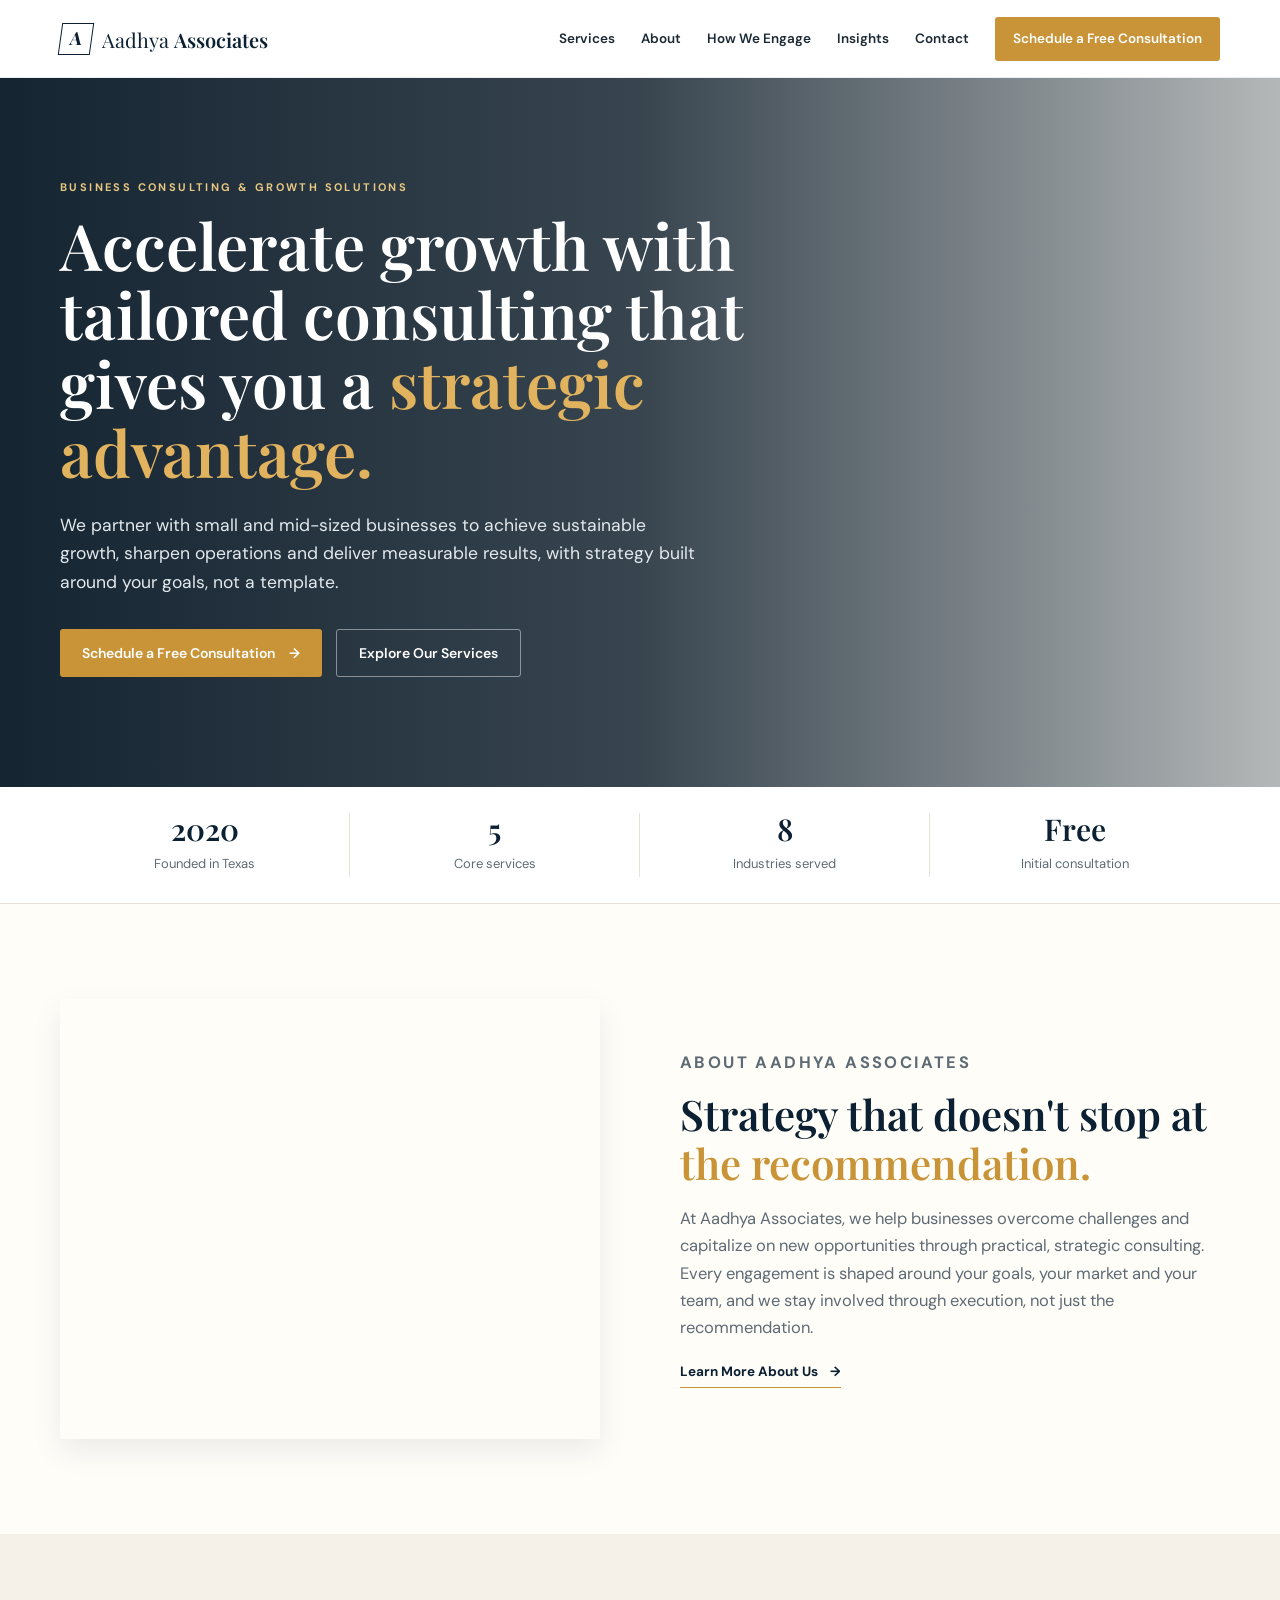
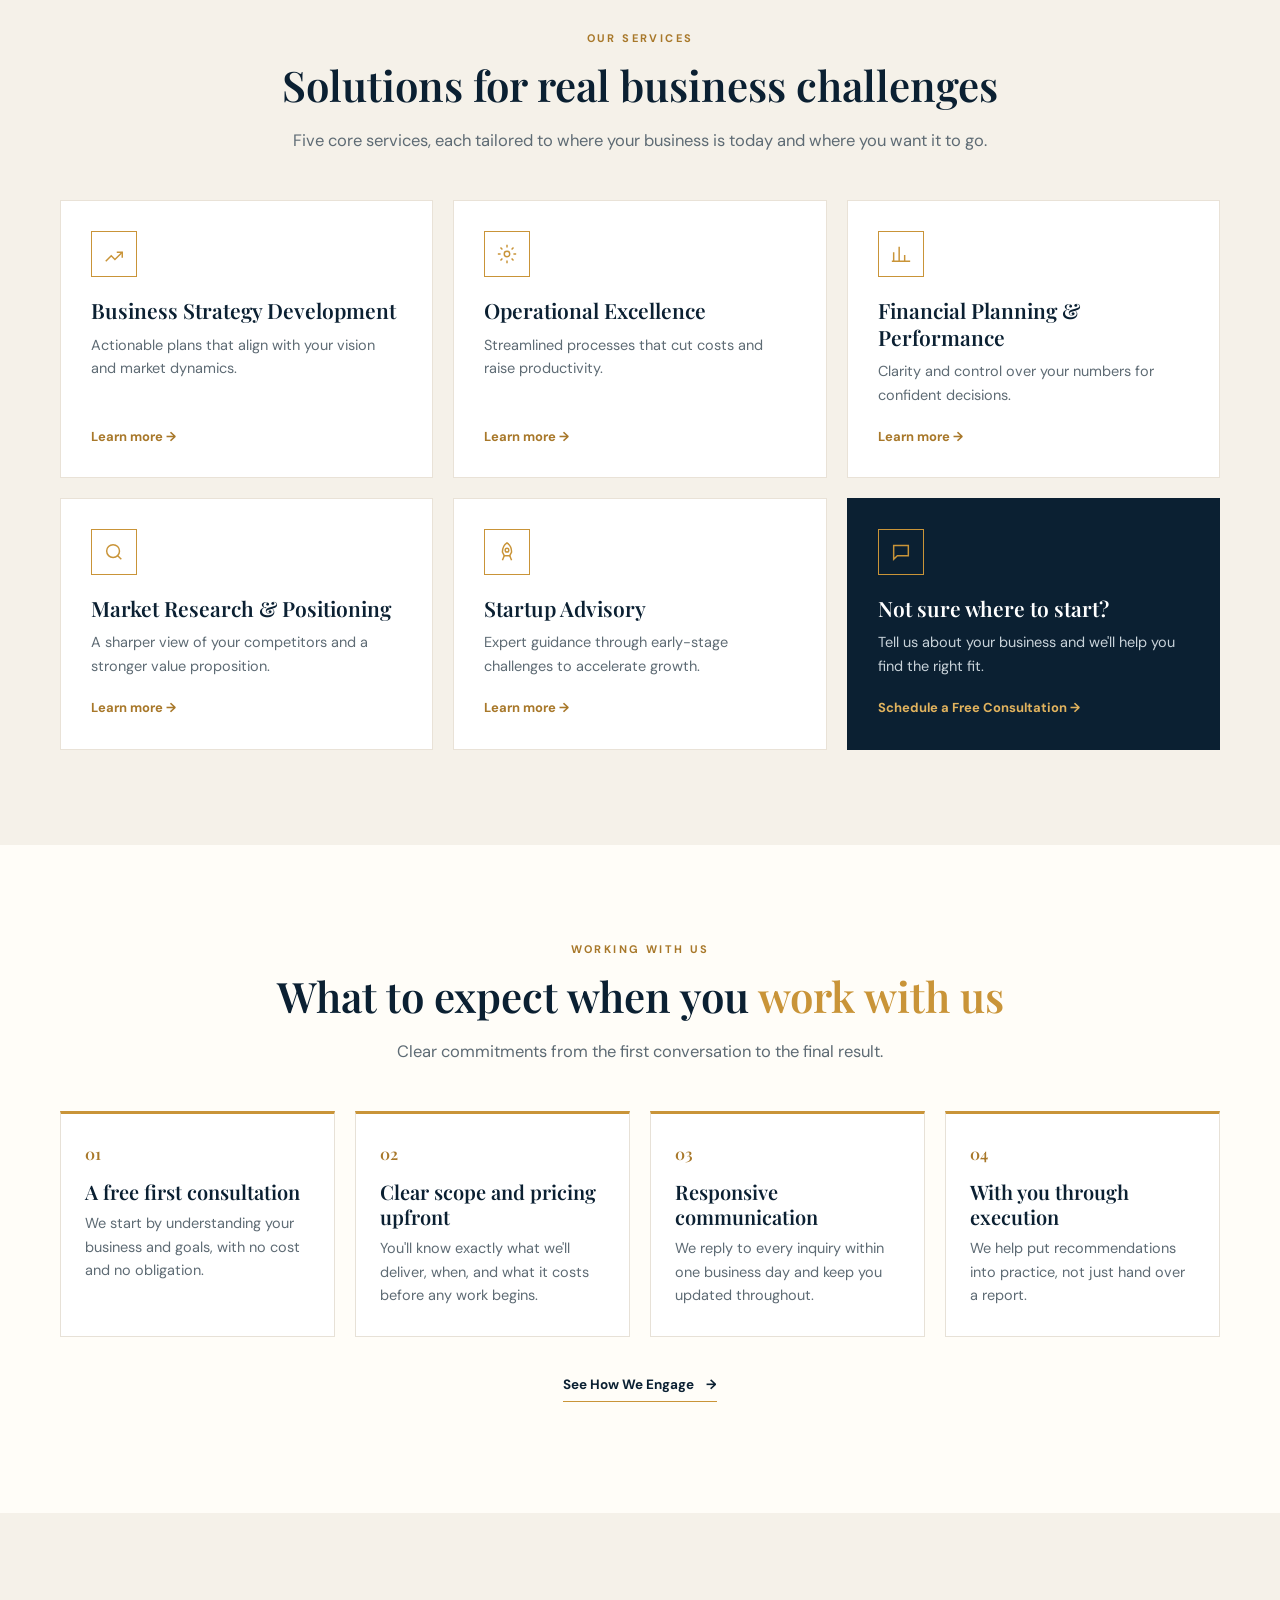
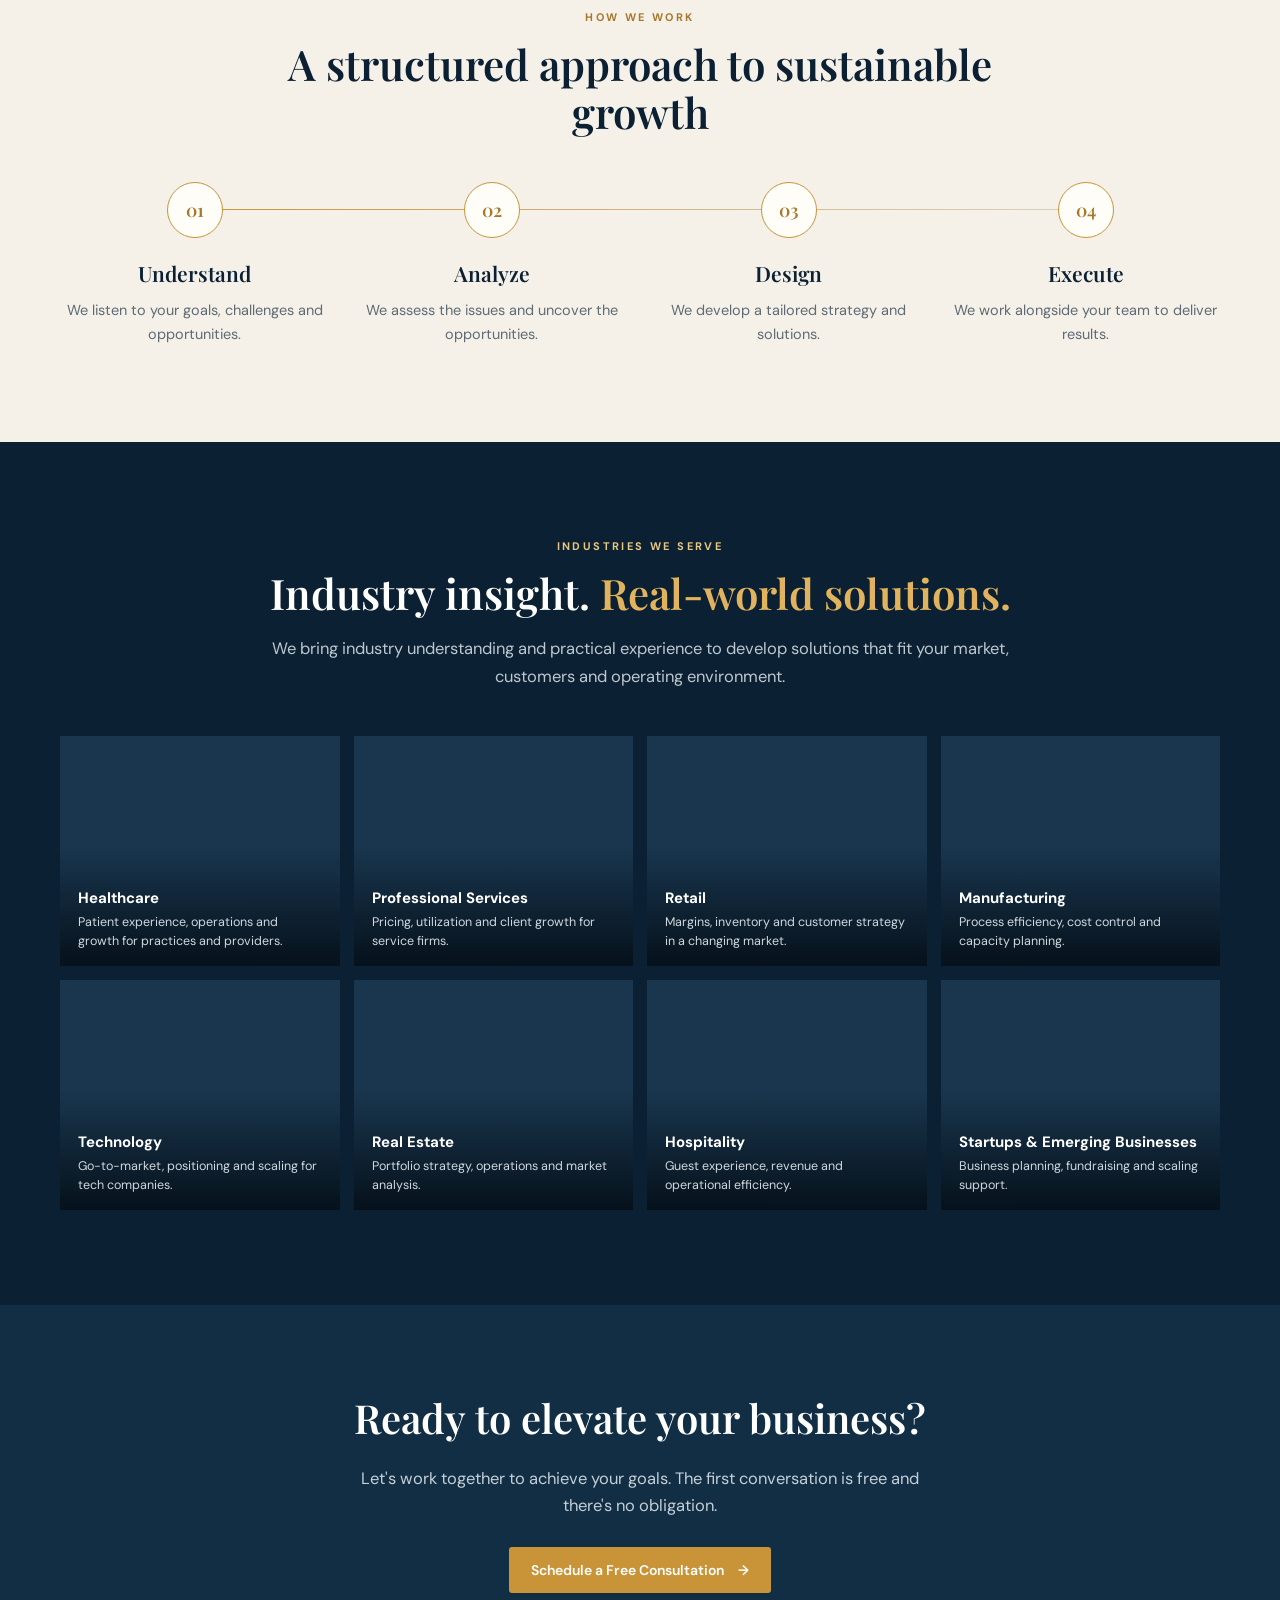
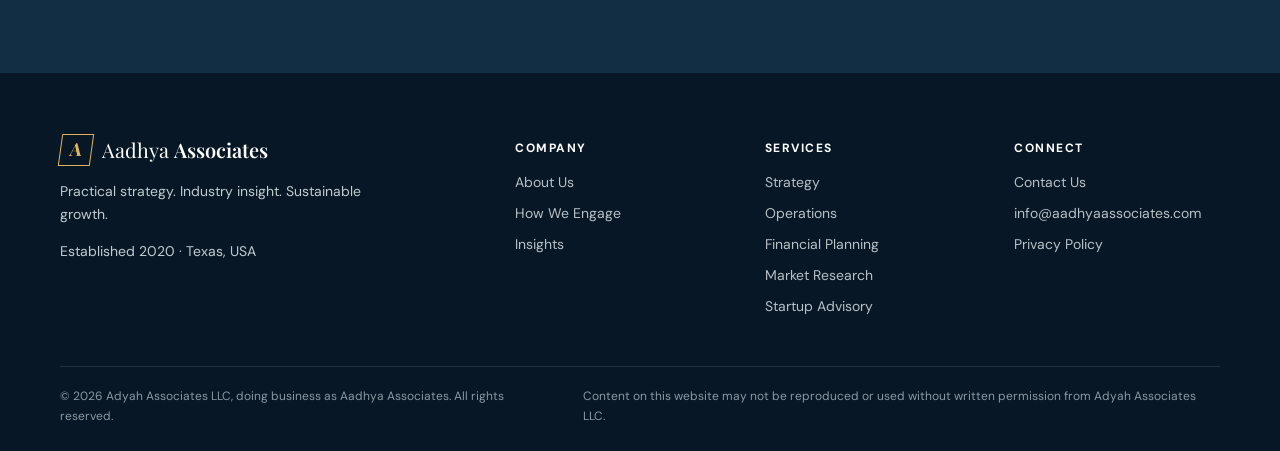
<file: index.html>
<!doctype html>
<html lang="en">
<head>
  <meta charset="UTF-8">
  <meta name="viewport" content="width=device-width, initial-scale=1.0">
  <title>Aadhya Associates | Business Consulting & Growth Solutions</title>
  <meta name="description" content="Aadhya Associates provides tailored business consulting in strategy, operations, financial performance, market positioning and startup advisory.">
  <link rel="canonical" href="https://www.aadhyaassociates.com/">
  <link rel="icon" href="favicon.svg" type="image/svg+xml">
  <link rel="icon" href="favicon-32.png" sizes="32x32" type="image/png">
  <link rel="apple-touch-icon" href="apple-touch-icon.png">
  <meta name="theme-color" content="#0b2032">
  <meta property="og:type" content="website">
  <meta property="og:site_name" content="Aadhya Associates">
  <meta property="og:title" content="Aadhya Associates | Business Consulting & Growth Solutions">
  <meta property="og:description" content="Aadhya Associates provides tailored business consulting in strategy, operations, financial performance, market positioning and startup advisory.">
  <meta property="og:url" content="https://www.aadhyaassociates.com/">
  <meta property="og:image" content="https://www.aadhyaassociates.com/og-image.png">
  <meta name="twitter:card" content="summary_large_image">
  <link rel="preconnect" href="https://fonts.googleapis.com">
  <link rel="preconnect" href="https://fonts.gstatic.com" crossorigin>
  <link href="https://fonts.googleapis.com/css2?family=DM+Sans:wght@400;500;600;700&family=Playfair+Display:wght@500;600;700&display=swap" rel="stylesheet">
  <link rel="stylesheet" href="styles.css?v=3">
  <script type="application/ld+json">{"@context": "https://schema.org", "@type": "ProfessionalService", "name": "Aadhya Associates", "legalName": "Adyah Associates LLC", "url": "https://www.aadhyaassociates.com/", "email": "info@aadhyaassociates.com", "image": "https://www.aadhyaassociates.com/og-image.png", "logo": "https://www.aadhyaassociates.com/apple-touch-icon.png", "description": "Business consulting for strategy, operations, financial performance, market positioning and startup advisory.", "foundingDate": "2020", "areaServed": "United States", "address": {"@type": "PostalAddress", "addressRegion": "TX", "addressCountry": "US"}}</script>
</head>
<body>
  <a class="skip-link" href="#main">Skip to content</a>
  <header class="site-header">
    <div class="container nav-wrap">
      <a class="brand" href="index.html" aria-label="Aadhya Associates home">
        <span class="brand-mark" aria-hidden="true">A</span>
        <span>Aadhya <b>Associates</b></span>
      </a>
      <button class="menu-toggle" aria-label="Open menu" aria-expanded="false" aria-controls="site-nav">
        <svg width="26" height="26" viewBox="0 0 24 24" fill="none" stroke="currentColor" stroke-width="1.8"><path d="M3 6h18M3 12h18M3 18h18"/></svg>
      </button>
      <nav class="nav" id="site-nav" aria-label="Main navigation">
        <a href="services.html">Services</a>
        <a href="about.html">About</a>
        <a href="how-we-engage.html">How We Engage</a>
        <a href="insights.html">Insights</a>
        <a href="contact.html">Contact</a>
        <a class="nav-cta" href="contact.html">Schedule a Free Consultation</a>
      </nav>
    </div>
  </header>

  <main id="main">
    <section class="hero">
      <div class="hero-overlay"></div>
      <div class="container hero-content">
        <p class="eyebrow light">Business Consulting &amp; Growth Solutions</p>
        <h1>Accelerate growth with tailored consulting that gives you a <em>strategic advantage.</em></h1>
        <p class="hero-copy">We partner with small and mid-sized businesses to achieve sustainable growth, sharpen operations and deliver measurable results, with strategy built around your goals, not a template.</p>
        <div class="hero-actions">
          <a class="button button-gold" href="contact.html">Schedule a Free Consultation <span aria-hidden="true">→</span></a>
          <a class="button button-outline" href="services.html">Explore Our Services</a>
        </div>
      </div>
    </section>

    <section class="proof-strip" aria-label="Key facts">
      <div class="container proof-grid">
        <div><strong>2020</strong><span>Founded in Texas</span></div>
        <div><strong>5</strong><span>Core services</span></div>
        <div><strong>8</strong><span>Industries served</span></div>
        <div><strong>Free</strong><span>Initial consultation</span></div>
      </div>
    </section>

    <section class="section">
      <div class="container two-col">
        <div class="image-card image-one" role="img" aria-label="Consultants reviewing a business plan with a client"></div>
        <div class="copy-block">
          <p class="eyebrow">About Aadhya Associates</p>
          <h2>Strategy that doesn't stop at <em>the recommendation.</em></h2>
          <p>At Aadhya Associates, we help businesses overcome challenges and capitalize on new opportunities through practical, strategic consulting. Every engagement is shaped around your goals, your market and your team, and we stay involved through execution, not just the recommendation.</p>
          <a class="text-link" href="about.html">Learn More About Us <span aria-hidden="true">→</span></a>
        </div>
      </div>
    </section>

    <section class="section cream">
      <div class="container">
        <div class="section-heading center">
          <p class="eyebrow">Our Services</p>
          <h2>Solutions for real business challenges</h2>
          <p>Five core services, each tailored to where your business is today and where you want it to go.</p>
        </div>
        <div class="card-grid">
          <article class="service-card"><span class="service-icon"><svg viewBox="0 0 24 24" fill="none" stroke="currentColor" stroke-width="1.6"><path d="M3 20l6-6 4 4 8-8"/><path d="M15 10h6v6"/></svg></span><h3>Business Strategy Development</h3><p>Actionable plans that align with your vision and market dynamics.</p><a href="services.html#strategy">Learn more <span aria-hidden="true">→</span></a></article>
          <article class="service-card"><span class="service-icon"><svg viewBox="0 0 24 24" fill="none" stroke="currentColor" stroke-width="1.6"><circle cx="12" cy="12" r="3"/><path d="M12 2v3M12 19v3M2 12h3M19 12h3M4.9 4.9l2.1 2.1M17 17l2.1 2.1M4.9 19.1L7 17M17 7l2.1-2.1"/></svg></span><h3>Operational Excellence</h3><p>Streamlined processes that cut costs and raise productivity.</p><a href="services.html#operations">Learn more <span aria-hidden="true">→</span></a></article>
          <article class="service-card"><span class="service-icon"><svg viewBox="0 0 24 24" fill="none" stroke="currentColor" stroke-width="1.6"><path d="M4 20V10M10 20V4M16 20v-7M22 20H2"/></svg></span><h3>Financial Planning & Performance</h3><p>Clarity and control over your numbers for confident decisions.</p><a href="services.html#financial">Learn more <span aria-hidden="true">→</span></a></article>
          <article class="service-card"><span class="service-icon"><svg viewBox="0 0 24 24" fill="none" stroke="currentColor" stroke-width="1.6"><circle cx="11" cy="11" r="7"/><path d="M20 20l-4-4"/></svg></span><h3>Market Research & Positioning</h3><p>A sharper view of your competitors and a stronger value proposition.</p><a href="services.html#market">Learn more <span aria-hidden="true">→</span></a></article>
          <article class="service-card"><span class="service-icon"><svg viewBox="0 0 24 24" fill="none" stroke="currentColor" stroke-width="1.6"><path d="M12 2c3 2 5 6 5 10l-2 4H9l-2-4c0-4 2-8 5-10z"/><circle cx="12" cy="10" r="2"/><path d="M9 16l-2 5M15 16l2 5"/></svg></span><h3>Startup Advisory</h3><p>Expert guidance through early-stage challenges to accelerate growth.</p><a href="services.html#startup">Learn more <span aria-hidden="true">→</span></a></article>
          <article class="service-card featured"><span class="service-icon"><svg viewBox="0 0 24 24" fill="none" stroke="currentColor" stroke-width="1.6"><path d="M4 5h16v11H8l-4 4z"/></svg></span><h3>Not sure where to start?</h3><p>Tell us about your business and we'll help you find the right fit.</p><a href="contact.html">Schedule a Free Consultation <span aria-hidden="true">→</span></a></article>
        </div>
      </div>
    </section>

    <section class="section">
      <div class="container">
        <div class="section-heading center">
          <p class="eyebrow">Working With Us</p>
          <h2>What to expect when you <em>work with us</em></h2>
          <p>Clear commitments from the first conversation to the final result.</p>
        </div>
        <div class="commit-grid">
          <div class="commit"><span class="commit-num">01</span><h3>A free first consultation</h3><p>We start by understanding your business and goals, with no cost and no obligation.</p></div>
          <div class="commit"><span class="commit-num">02</span><h3>Clear scope and pricing upfront</h3><p>You'll know exactly what we'll deliver, when, and what it costs before any work begins.</p></div>
          <div class="commit"><span class="commit-num">03</span><h3>Responsive communication</h3><p>We reply to every inquiry within one business day and keep you updated throughout.</p></div>
          <div class="commit"><span class="commit-num">04</span><h3>With you through execution</h3><p>We help put recommendations into practice, not just hand over a report.</p></div>
        </div>
        <p style="text-align:center;margin-top:34px"><a class="text-link" href="how-we-engage.html">See How We Engage <span aria-hidden="true">→</span></a></p>
      </div>
    </section>

    <section class="section cream">
      <div class="container">
        <div class="section-heading center">
          <p class="eyebrow">How We Work</p>
          <h2>A structured approach to sustainable growth</h2>
        </div>
        <div class="timeline">
          <div class="step"><div class="step-num">01</div><h3>Understand</h3><p>We listen to your goals, challenges and opportunities.</p></div>
          <div class="step"><div class="step-num">02</div><h3>Analyze</h3><p>We assess the issues and uncover the opportunities.</p></div>
          <div class="step"><div class="step-num">03</div><h3>Design</h3><p>We develop a tailored strategy and solutions.</p></div>
          <div class="step"><div class="step-num">04</div><h3>Execute</h3><p>We work alongside your team to deliver results.</p></div>
        </div>
      </div>
    </section>

    <section class="section dark" id="industries">
      <div class="container">
        <div class="section-heading center">
          <p class="eyebrow light">Industries We Serve</p>
          <h2>Industry insight. <em>Real-world solutions.</em></h2>
          <p>We bring industry understanding and practical experience to develop solutions that fit your market, customers and operating environment.</p>
        </div>
        <div class="industry-grid">
          <div class="industry-card"><div class="industry-photo photo-health"></div><div class="industry-text"><strong>Healthcare</strong><span>Patient experience, operations and growth for practices and providers.</span></div></div>
          <div class="industry-card"><div class="industry-photo photo-services"></div><div class="industry-text"><strong>Professional Services</strong><span>Pricing, utilization and client growth for service firms.</span></div></div>
          <div class="industry-card"><div class="industry-photo photo-retail"></div><div class="industry-text"><strong>Retail</strong><span>Margins, inventory and customer strategy in a changing market.</span></div></div>
          <div class="industry-card"><div class="industry-photo photo-manufacturing"></div><div class="industry-text"><strong>Manufacturing</strong><span>Process efficiency, cost control and capacity planning.</span></div></div>
          <div class="industry-card"><div class="industry-photo photo-tech"></div><div class="industry-text"><strong>Technology</strong><span>Go-to-market, positioning and scaling for tech companies.</span></div></div>
          <div class="industry-card"><div class="industry-photo photo-realestate"></div><div class="industry-text"><strong>Real Estate</strong><span>Portfolio strategy, operations and market analysis.</span></div></div>
          <div class="industry-card"><div class="industry-photo photo-hospitality"></div><div class="industry-text"><strong>Hospitality</strong><span>Guest experience, revenue and operational efficiency.</span></div></div>
          <div class="industry-card"><div class="industry-photo photo-startup"></div><div class="industry-text"><strong>Startups & Emerging Businesses</strong><span>Business planning, fundraising and scaling support.</span></div></div>
        </div>
      </div>
    </section>

    <section class="cta-band">
      <div class="container">
        <h2>Ready to elevate your business?</h2>
        <p>Let's work together to achieve your goals. The first conversation is free and there's no obligation.</p>
        <a class="button button-gold" href="contact.html">Schedule a Free Consultation <span aria-hidden="true">→</span></a>
      </div>
    </section>
  </main>

  <footer class="footer">
    <div class="container footer-grid">
      <div>
        <a class="brand footer-brand" href="index.html"><span class="brand-mark" aria-hidden="true">A</span><span>Aadhya <b>Associates</b></span></a>
        <p>Practical strategy. Industry insight. Sustainable growth.</p>
        <p>Established 2020 · Texas, USA</p>
      </div>
      <div><h4>Company</h4><a href="about.html">About Us</a><a href="how-we-engage.html">How We Engage</a><a href="insights.html">Insights</a></div>
      <div><h4>Services</h4><a href="services.html#strategy">Strategy</a><a href="services.html#operations">Operations</a><a href="services.html#financial">Financial Planning</a><a href="services.html#market">Market Research</a><a href="services.html#startup">Startup Advisory</a></div>
      <div><h4>Connect</h4><a href="contact.html">Contact Us</a><a href="mailto:info@aadhyaassociates.com">info@aadhyaassociates.com</a><a href="privacy.html">Privacy Policy</a></div>
    </div>
    <div class="container footer-bottom">
      <p>© <span class="year">2026</span> Adyah Associates LLC, doing business as Aadhya Associates. All rights reserved.</p>
      <p>Content on this website may not be reproduced or used without written permission from Adyah Associates LLC.</p>
    </div>
  </footer>
  <script src="script.js?v=3" defer></script>
</body>
</html>
</file>
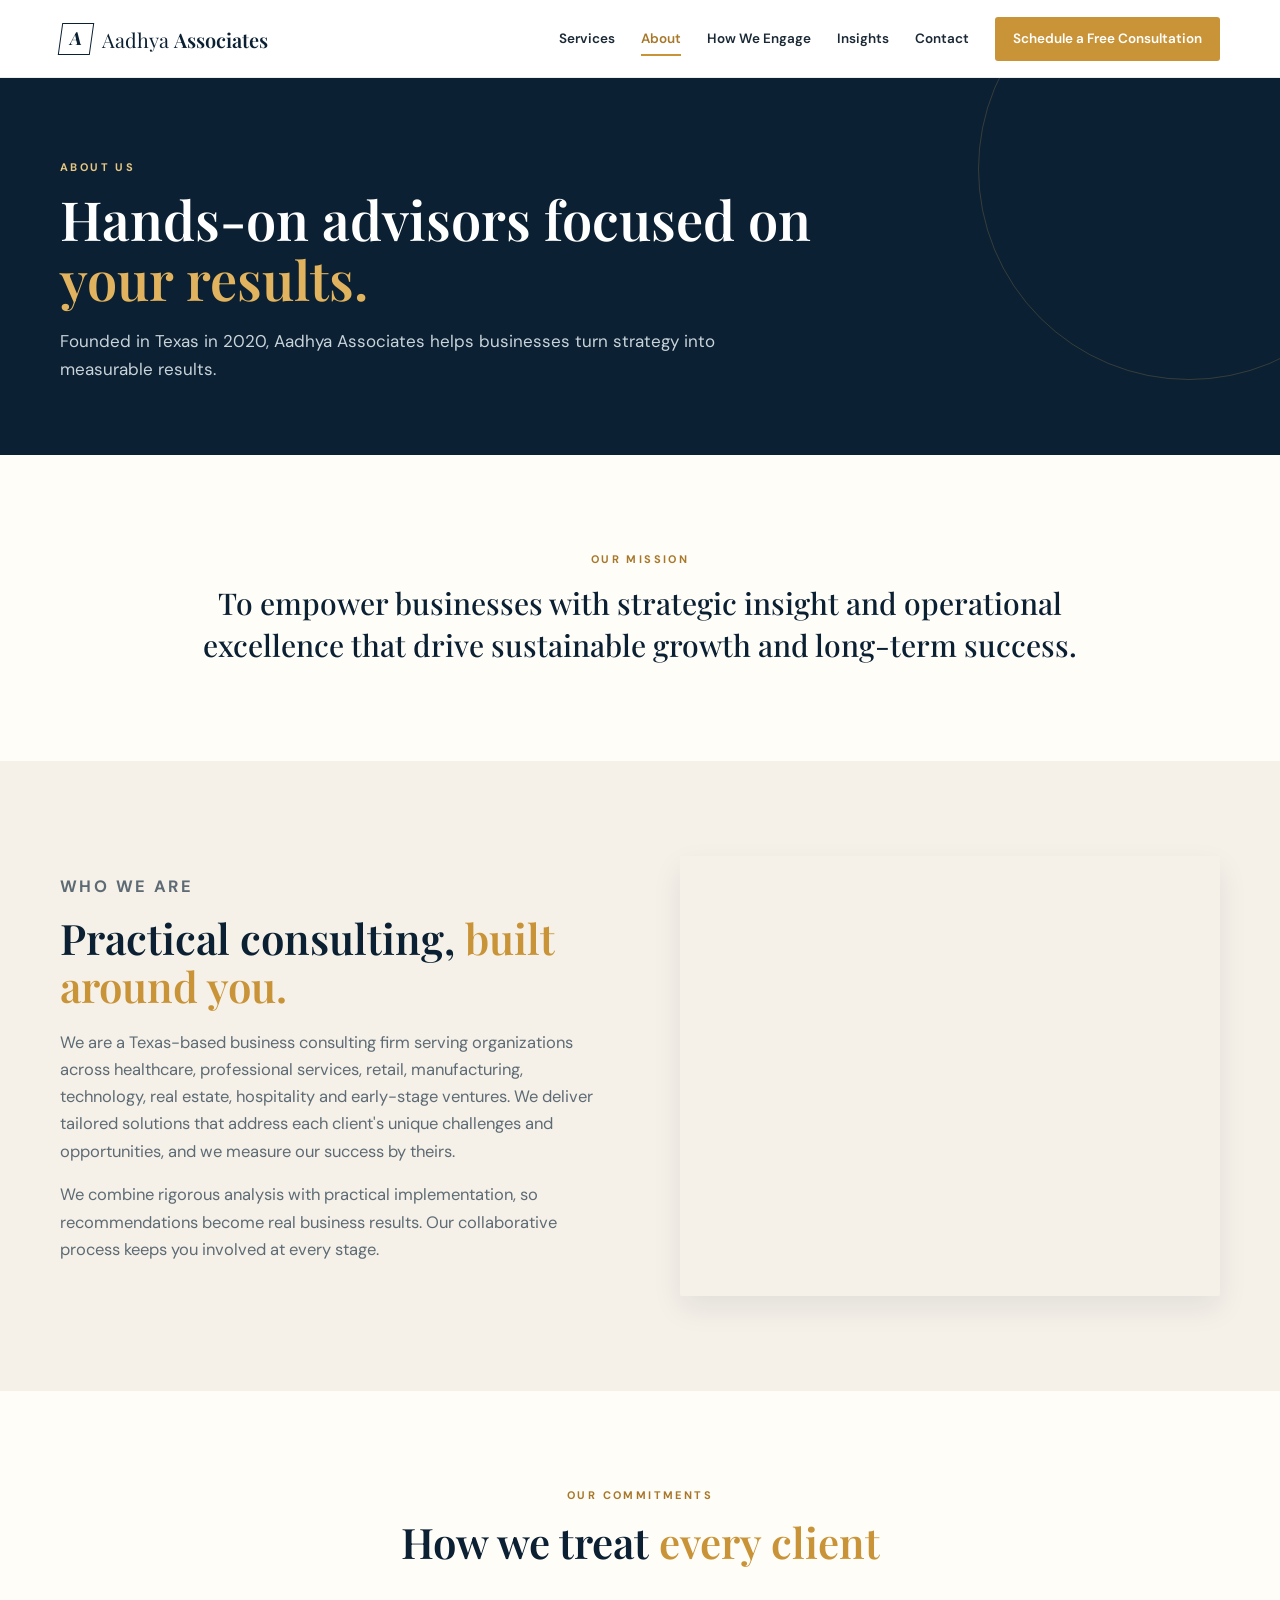
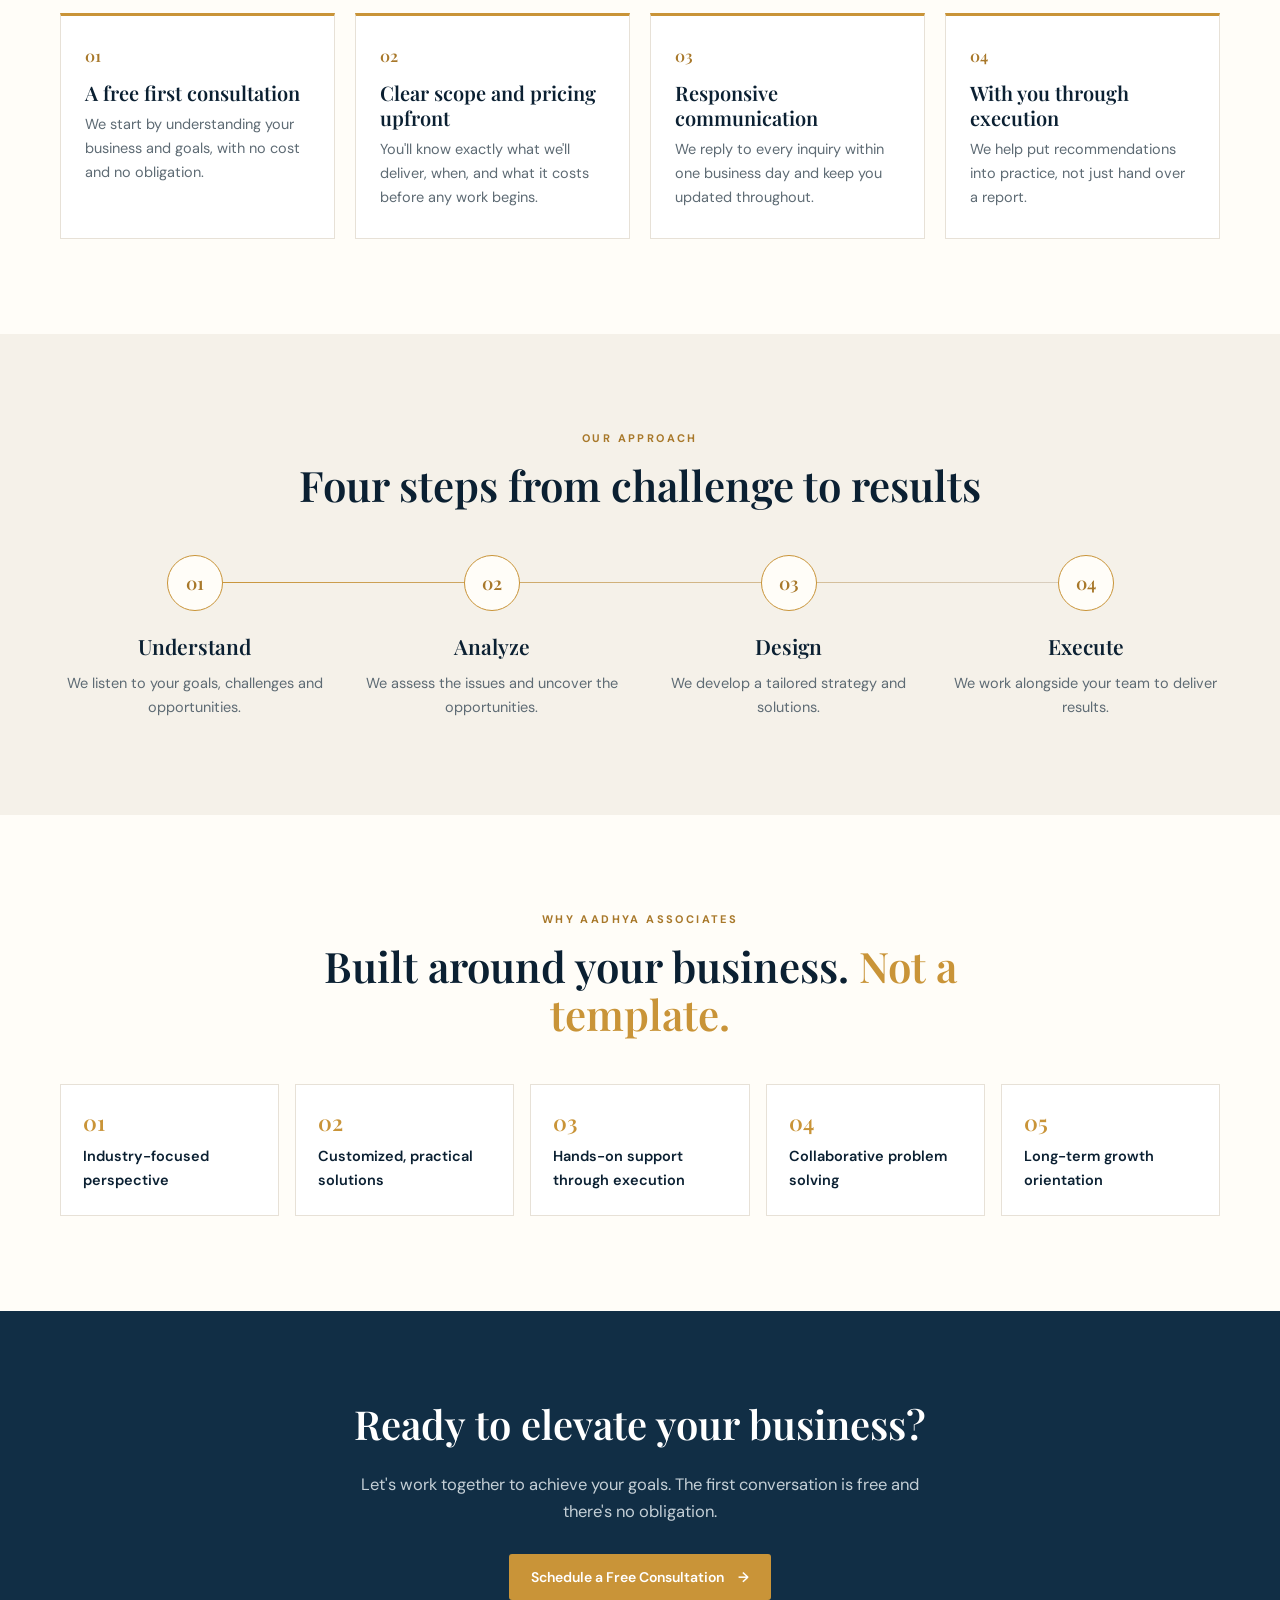
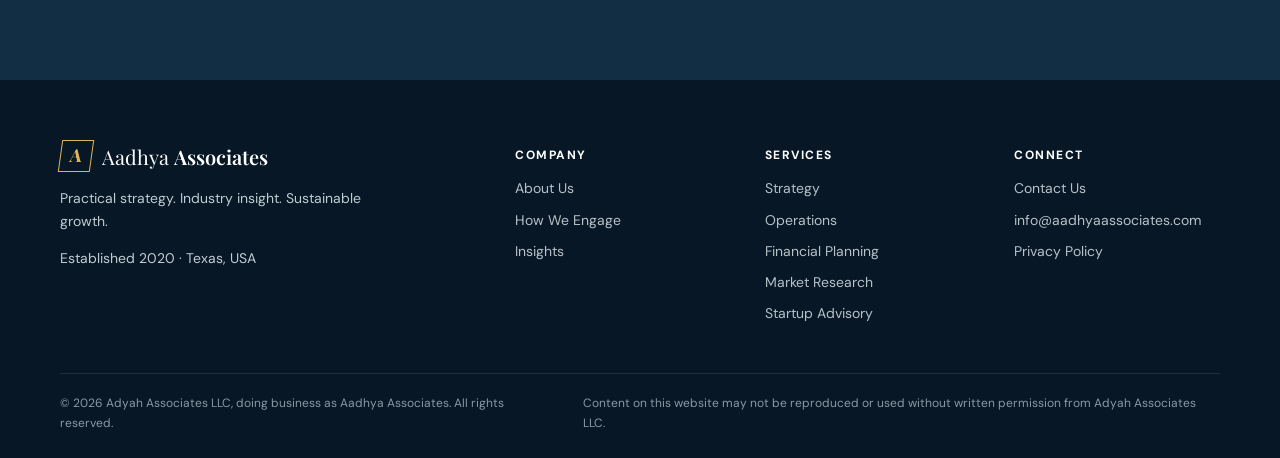
<file: about.html>
<!doctype html>
<html lang="en">
<head>
  <meta charset="UTF-8">
  <meta name="viewport" content="width=device-width, initial-scale=1.0">
  <title>About Us | Aadhya Associates</title>
  <meta name="description" content="Learn about Aadhya Associates, a Texas-based business consulting firm founded in 2020: our mission, approach and commitments.">
  <link rel="canonical" href="https://www.aadhyaassociates.com/about.html">
  <link rel="icon" href="favicon.svg" type="image/svg+xml">
  <link rel="icon" href="favicon-32.png" sizes="32x32" type="image/png">
  <link rel="apple-touch-icon" href="apple-touch-icon.png">
  <meta name="theme-color" content="#0b2032">
  <meta property="og:type" content="website">
  <meta property="og:site_name" content="Aadhya Associates">
  <meta property="og:title" content="About Us | Aadhya Associates">
  <meta property="og:description" content="Learn about Aadhya Associates, a Texas-based business consulting firm founded in 2020: our mission, approach and commitments.">
  <meta property="og:url" content="https://www.aadhyaassociates.com/about.html">
  <meta property="og:image" content="https://www.aadhyaassociates.com/og-image.png">
  <meta name="twitter:card" content="summary_large_image">
  <link rel="preconnect" href="https://fonts.googleapis.com">
  <link rel="preconnect" href="https://fonts.gstatic.com" crossorigin>
  <link href="https://fonts.googleapis.com/css2?family=DM+Sans:wght@400;500;600;700&family=Playfair+Display:wght@500;600;700&display=swap" rel="stylesheet">
  <link rel="stylesheet" href="styles.css?v=3">
</head>
<body>
  <a class="skip-link" href="#main">Skip to content</a>
  <header class="site-header">
    <div class="container nav-wrap">
      <a class="brand" href="index.html" aria-label="Aadhya Associates home">
        <span class="brand-mark" aria-hidden="true">A</span>
        <span>Aadhya <b>Associates</b></span>
      </a>
      <button class="menu-toggle" aria-label="Open menu" aria-expanded="false" aria-controls="site-nav">
        <svg width="26" height="26" viewBox="0 0 24 24" fill="none" stroke="currentColor" stroke-width="1.8"><path d="M3 6h18M3 12h18M3 18h18"/></svg>
      </button>
      <nav class="nav" id="site-nav" aria-label="Main navigation">
        <a href="services.html">Services</a>
        <a href="about.html" aria-current="page">About</a>
        <a href="how-we-engage.html">How We Engage</a>
        <a href="insights.html">Insights</a>
        <a href="contact.html">Contact</a>
        <a class="nav-cta" href="contact.html">Schedule a Free Consultation</a>
      </nav>
    </div>
  </header>

  <main id="main">
    <section class="page-hero">
      <div class="container">
        <p class="eyebrow light">About Us</p>
        <h1>Hands-on advisors focused on <em>your results.</em></h1>
        <p>Founded in Texas in 2020, Aadhya Associates helps businesses turn strategy into measurable results.</p>
      </div>
    </section>

    <section class="section">
      <div class="container">
        <p class="eyebrow" style="text-align:center">Our Mission</p>
        <p class="mission">To empower businesses with strategic insight and operational excellence that drive sustainable growth and long-term success.</p>
      </div>
    </section>

    <section class="section cream">
      <div class="container two-col">
        <div class="copy-block">
          <p class="eyebrow">Who We Are</p>
          <h2>Practical consulting, <em>built around you.</em></h2>
          <p>We are a Texas-based business consulting firm serving organizations across healthcare, professional services, retail, manufacturing, technology, real estate, hospitality and early-stage ventures. We deliver tailored solutions that address each client's unique challenges and opportunities, and we measure our success by theirs.</p>
          <p>We combine rigorous analysis with practical implementation, so recommendations become real business results. Our collaborative process keeps you involved at every stage.</p>
        </div>
        <div class="image-card image-two" role="img" aria-label="Consultant meeting with a client"></div>
      </div>
    </section>

    <section class="section">
      <div class="container">
        <div class="section-heading center">
          <p class="eyebrow">Our Commitments</p>
          <h2>How we treat <em>every client</em></h2>
        </div>
        <div class="commit-grid">
          <div class="commit"><span class="commit-num">01</span><h3>A free first consultation</h3><p>We start by understanding your business and goals, with no cost and no obligation.</p></div>
          <div class="commit"><span class="commit-num">02</span><h3>Clear scope and pricing upfront</h3><p>You'll know exactly what we'll deliver, when, and what it costs before any work begins.</p></div>
          <div class="commit"><span class="commit-num">03</span><h3>Responsive communication</h3><p>We reply to every inquiry within one business day and keep you updated throughout.</p></div>
          <div class="commit"><span class="commit-num">04</span><h3>With you through execution</h3><p>We help put recommendations into practice, not just hand over a report.</p></div>
        </div>
      </div>
    </section>

    <section class="section cream">
      <div class="container">
        <div class="section-heading center">
          <p class="eyebrow">Our Approach</p>
          <h2>Four steps from challenge to results</h2>
        </div>
        <div class="timeline">
          <div class="step"><div class="step-num">01</div><h3>Understand</h3><p>We listen to your goals, challenges and opportunities.</p></div>
          <div class="step"><div class="step-num">02</div><h3>Analyze</h3><p>We assess the issues and uncover the opportunities.</p></div>
          <div class="step"><div class="step-num">03</div><h3>Design</h3><p>We develop a tailored strategy and solutions.</p></div>
          <div class="step"><div class="step-num">04</div><h3>Execute</h3><p>We work alongside your team to deliver results.</p></div>
        </div>
      </div>
    </section>

    <section class="section">
      <div class="container">
        <div class="section-heading center">
          <p class="eyebrow">Why Aadhya Associates</p>
          <h2>Built around your business. <em>Not a template.</em></h2>
        </div>
        <div class="value-grid">
          <div class="value"><span>01</span>Industry-focused perspective</div>
          <div class="value"><span>02</span>Customized, practical solutions</div>
          <div class="value"><span>03</span>Hands-on support through execution</div>
          <div class="value"><span>04</span>Collaborative problem solving</div>
          <div class="value"><span>05</span>Long-term growth orientation</div>
        </div>
      </div>
    </section>

    <section class="cta-band">
      <div class="container">
        <h2>Ready to elevate your business?</h2>
        <p>Let's work together to achieve your goals. The first conversation is free and there's no obligation.</p>
        <a class="button button-gold" href="contact.html">Schedule a Free Consultation <span aria-hidden="true">→</span></a>
      </div>
    </section>
  </main>

  <footer class="footer">
    <div class="container footer-grid">
      <div>
        <a class="brand footer-brand" href="index.html"><span class="brand-mark" aria-hidden="true">A</span><span>Aadhya <b>Associates</b></span></a>
        <p>Practical strategy. Industry insight. Sustainable growth.</p>
        <p>Established 2020 · Texas, USA</p>
      </div>
      <div><h4>Company</h4><a href="about.html">About Us</a><a href="how-we-engage.html">How We Engage</a><a href="insights.html">Insights</a></div>
      <div><h4>Services</h4><a href="services.html#strategy">Strategy</a><a href="services.html#operations">Operations</a><a href="services.html#financial">Financial Planning</a><a href="services.html#market">Market Research</a><a href="services.html#startup">Startup Advisory</a></div>
      <div><h4>Connect</h4><a href="contact.html">Contact Us</a><a href="mailto:info@aadhyaassociates.com">info@aadhyaassociates.com</a><a href="privacy.html">Privacy Policy</a></div>
    </div>
    <div class="container footer-bottom">
      <p>© <span class="year">2026</span> Adyah Associates LLC, doing business as Aadhya Associates. All rights reserved.</p>
      <p>Content on this website may not be reproduced or used without written permission from Adyah Associates LLC.</p>
    </div>
  </footer>
  <script src="script.js?v=3" defer></script>
</body>
</html>
</file>
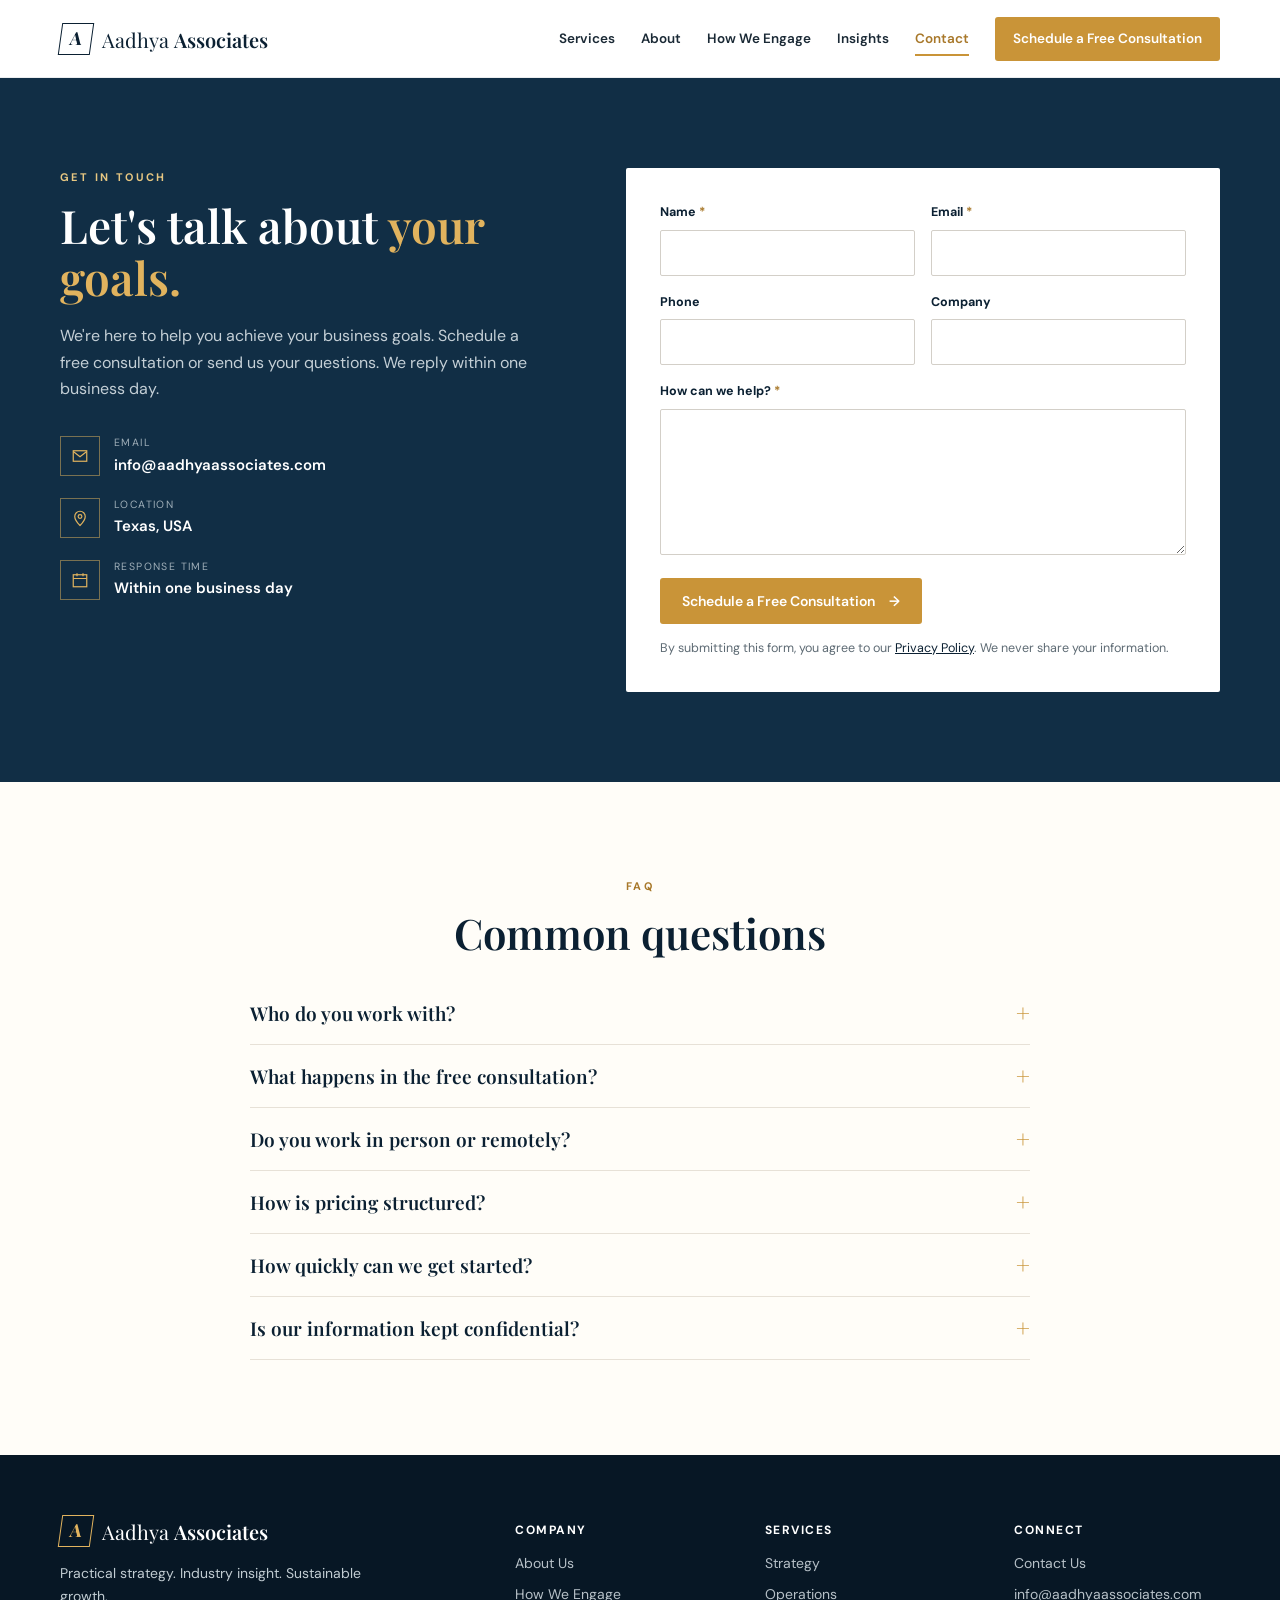
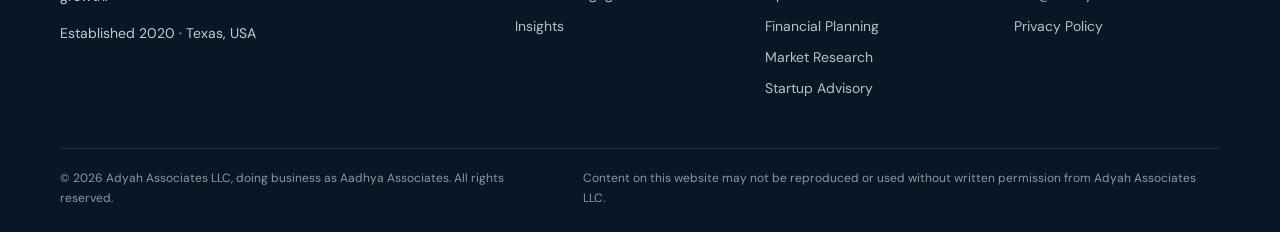
<file: contact.html>
<!doctype html>
<html lang="en">
<head>
  <meta charset="UTF-8">
  <meta name="viewport" content="width=device-width, initial-scale=1.0">
  <title>Contact | Aadhya Associates</title>
  <meta name="description" content="Schedule a free consultation with Aadhya Associates or send us your questions. We reply within one business day.">
  <link rel="canonical" href="https://www.aadhyaassociates.com/contact.html">
  <link rel="icon" href="favicon.svg" type="image/svg+xml">
  <link rel="icon" href="favicon-32.png" sizes="32x32" type="image/png">
  <link rel="apple-touch-icon" href="apple-touch-icon.png">
  <meta name="theme-color" content="#0b2032">
  <meta property="og:type" content="website">
  <meta property="og:site_name" content="Aadhya Associates">
  <meta property="og:title" content="Contact | Aadhya Associates">
  <meta property="og:description" content="Schedule a free consultation with Aadhya Associates or send us your questions. We reply within one business day.">
  <meta property="og:url" content="https://www.aadhyaassociates.com/contact.html">
  <meta property="og:image" content="https://www.aadhyaassociates.com/og-image.png">
  <meta name="twitter:card" content="summary_large_image">
  <link rel="preconnect" href="https://fonts.googleapis.com">
  <link rel="preconnect" href="https://fonts.gstatic.com" crossorigin>
  <link href="https://fonts.googleapis.com/css2?family=DM+Sans:wght@400;500;600;700&family=Playfair+Display:wght@500;600;700&display=swap" rel="stylesheet">
  <link rel="stylesheet" href="styles.css?v=3">
</head>
<body>
  <a class="skip-link" href="#main">Skip to content</a>
  <header class="site-header">
    <div class="container nav-wrap">
      <a class="brand" href="index.html" aria-label="Aadhya Associates home">
        <span class="brand-mark" aria-hidden="true">A</span>
        <span>Aadhya <b>Associates</b></span>
      </a>
      <button class="menu-toggle" aria-label="Open menu" aria-expanded="false" aria-controls="site-nav">
        <svg width="26" height="26" viewBox="0 0 24 24" fill="none" stroke="currentColor" stroke-width="1.8"><path d="M3 6h18M3 12h18M3 18h18"/></svg>
      </button>
      <nav class="nav" id="site-nav" aria-label="Main navigation">
        <a href="services.html">Services</a>
        <a href="about.html">About</a>
        <a href="how-we-engage.html">How We Engage</a>
        <a href="insights.html">Insights</a>
        <a href="contact.html" aria-current="page">Contact</a>
        <a class="nav-cta" href="contact.html">Schedule a Free Consultation</a>
      </nav>
    </div>
  </header>

  <main id="main">
    <section class="contact-band">
      <div class="container contact-grid">
        <div>
          <p class="eyebrow light">Get in Touch</p>
          <h1 class="contact-title">Let's talk about <em>your goals.</em></h1>
          <p>We're here to help you achieve your business goals. Schedule a free consultation or send us your questions. We reply within one business day.</p>
          <div class="contact-details">
            <div><span class="ico"><svg viewBox="0 0 24 24" fill="none" stroke="currentColor" stroke-width="1.6"><rect x="3" y="5" width="18" height="14"/><path d="M3 6l9 7 9-7"/></svg></span><div><small>Email</small><a href="mailto:info@aadhyaassociates.com">info@aadhyaassociates.com</a></div></div>
            <div><span class="ico"><svg viewBox="0 0 24 24" fill="none" stroke="currentColor" stroke-width="1.6"><path d="M12 22s7-7 7-12a7 7 0 00-14 0c0 5 7 12 7 12z"/><circle cx="12" cy="10" r="2.5"/></svg></span><div><small>Location</small><strong>Texas, USA</strong></div></div>
            <div><span class="ico"><svg viewBox="0 0 24 24" fill="none" stroke="currentColor" stroke-width="1.6"><rect x="3" y="5" width="18" height="16"/><path d="M3 10h18M8 3v4M16 3v4"/></svg></span><div><small>Response time</small><strong>Within one business day</strong></div></div>
          </div>
        </div>
        <form class="contact-form" id="contactForm" action="https://formspree.io/f/YOUR_FORM_ID" method="POST" novalidate>
          <div class="form-row">
            <label>Name <span class="req">*</span><input name="name" autocomplete="name" required></label>
            <label>Email <span class="req">*</span><input type="email" name="email" autocomplete="email" required></label>
          </div>
          <div class="form-row">
            <label>Phone<input type="tel" name="phone" autocomplete="tel"></label>
            <label>Company<input name="company" autocomplete="organization"></label>
          </div>
          <label>How can we help? <span class="req">*</span><textarea name="message" rows="6" required></textarea></label>
          <input type="text" name="_gotcha" class="hp" tabindex="-1" autocomplete="off" aria-hidden="true">
          <input type="hidden" name="_subject" value="New inquiry from aadhyaassociates.com">
          <button class="button button-gold" type="submit">Schedule a Free Consultation <span aria-hidden="true">→</span></button>
          <p class="form-legal">By submitting this form, you agree to our <a href="privacy.html">Privacy Policy</a>. We never share your information.</p>
          <p class="form-status" id="formStatus" role="status" aria-live="polite"></p>
        </form>
      </div>
    </section>

    <section class="section">
      <div class="container narrow">
        <div class="section-heading center">
          <p class="eyebrow">FAQ</p>
          <h2>Common questions</h2>
        </div>
        <details class="faq"><summary>Who do you work with?</summary><p>We work with small and mid-sized businesses, growing companies and startups across a range of industries, including healthcare, professional services, retail, manufacturing, technology, real estate and hospitality.</p></details>
        <details class="faq"><summary>What happens in the free consultation?</summary><p>It's a conversation of about 30 minutes about your business, your goals and the challenges you're facing. We'll share initial thoughts and, if it makes sense, suggest how we could help. There's no cost and no obligation.</p></details>
        <details class="faq"><summary>Do you work in person or remotely?</summary><p>Both. We're based in Texas and work with clients in person or remotely by video, whichever suits you best.</p></details>
        <details class="faq"><summary>How is pricing structured?</summary><p>It depends on the engagement. Projects are usually priced at a fixed fee for an agreed scope, and ongoing advisory is typically a monthly retainer. You'll always receive a clear written proposal with fees before any work begins.</p></details>
        <details class="faq"><summary>How quickly can we get started?</summary><p>Usually within a week or two of agreeing on a proposal, depending on the scope of the work.</p></details>
        <details class="faq"><summary>Is our information kept confidential?</summary><p>Yes. We treat all client information as confidential and are happy to sign a non-disclosure agreement before discussing details.</p></details>
      </div>
    </section>
  </main>

  <footer class="footer">
    <div class="container footer-grid">
      <div>
        <a class="brand footer-brand" href="index.html"><span class="brand-mark" aria-hidden="true">A</span><span>Aadhya <b>Associates</b></span></a>
        <p>Practical strategy. Industry insight. Sustainable growth.</p>
        <p>Established 2020 · Texas, USA</p>
      </div>
      <div><h4>Company</h4><a href="about.html">About Us</a><a href="how-we-engage.html">How We Engage</a><a href="insights.html">Insights</a></div>
      <div><h4>Services</h4><a href="services.html#strategy">Strategy</a><a href="services.html#operations">Operations</a><a href="services.html#financial">Financial Planning</a><a href="services.html#market">Market Research</a><a href="services.html#startup">Startup Advisory</a></div>
      <div><h4>Connect</h4><a href="contact.html">Contact Us</a><a href="mailto:info@aadhyaassociates.com">info@aadhyaassociates.com</a><a href="privacy.html">Privacy Policy</a></div>
    </div>
    <div class="container footer-bottom">
      <p>© <span class="year">2026</span> Adyah Associates LLC, doing business as Aadhya Associates. All rights reserved.</p>
      <p>Content on this website may not be reproduced or used without written permission from Adyah Associates LLC.</p>
    </div>
  </footer>
  <script src="script.js?v=3" defer></script>
</body>
</html>
</file>
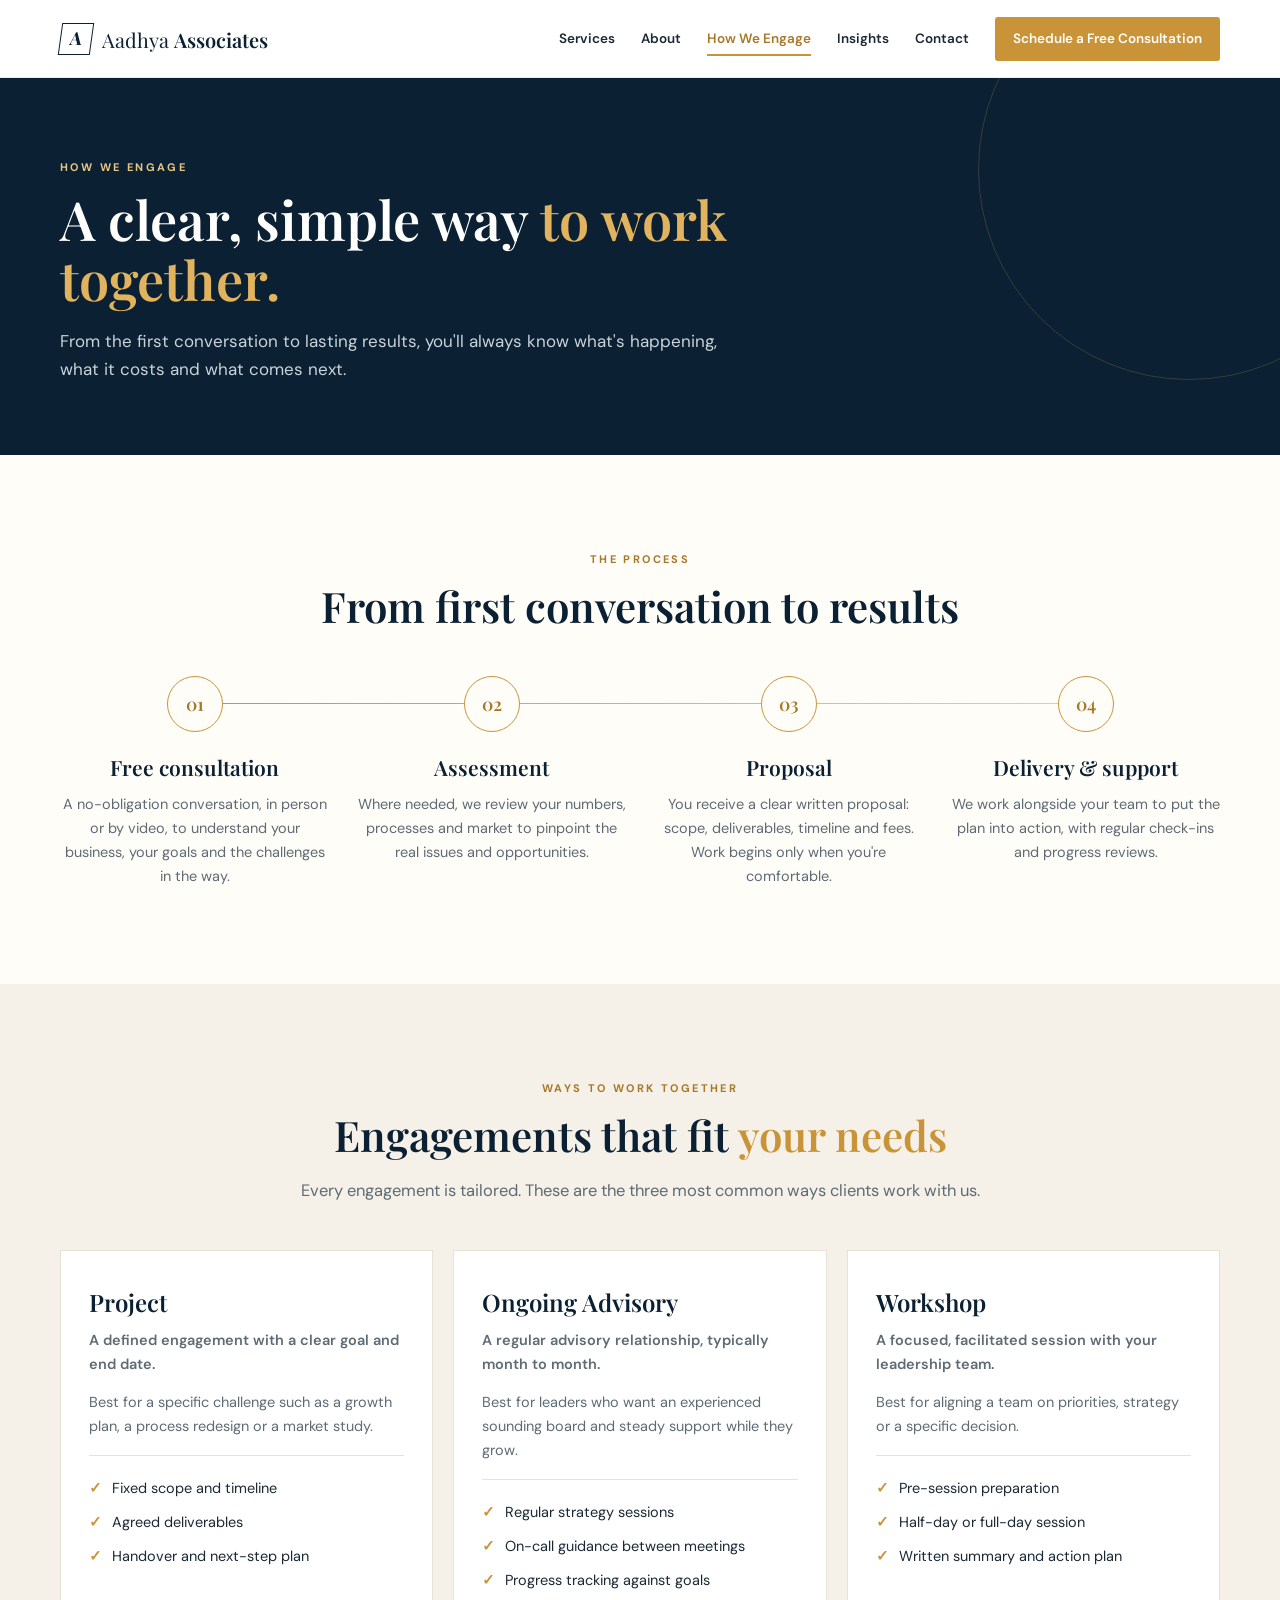
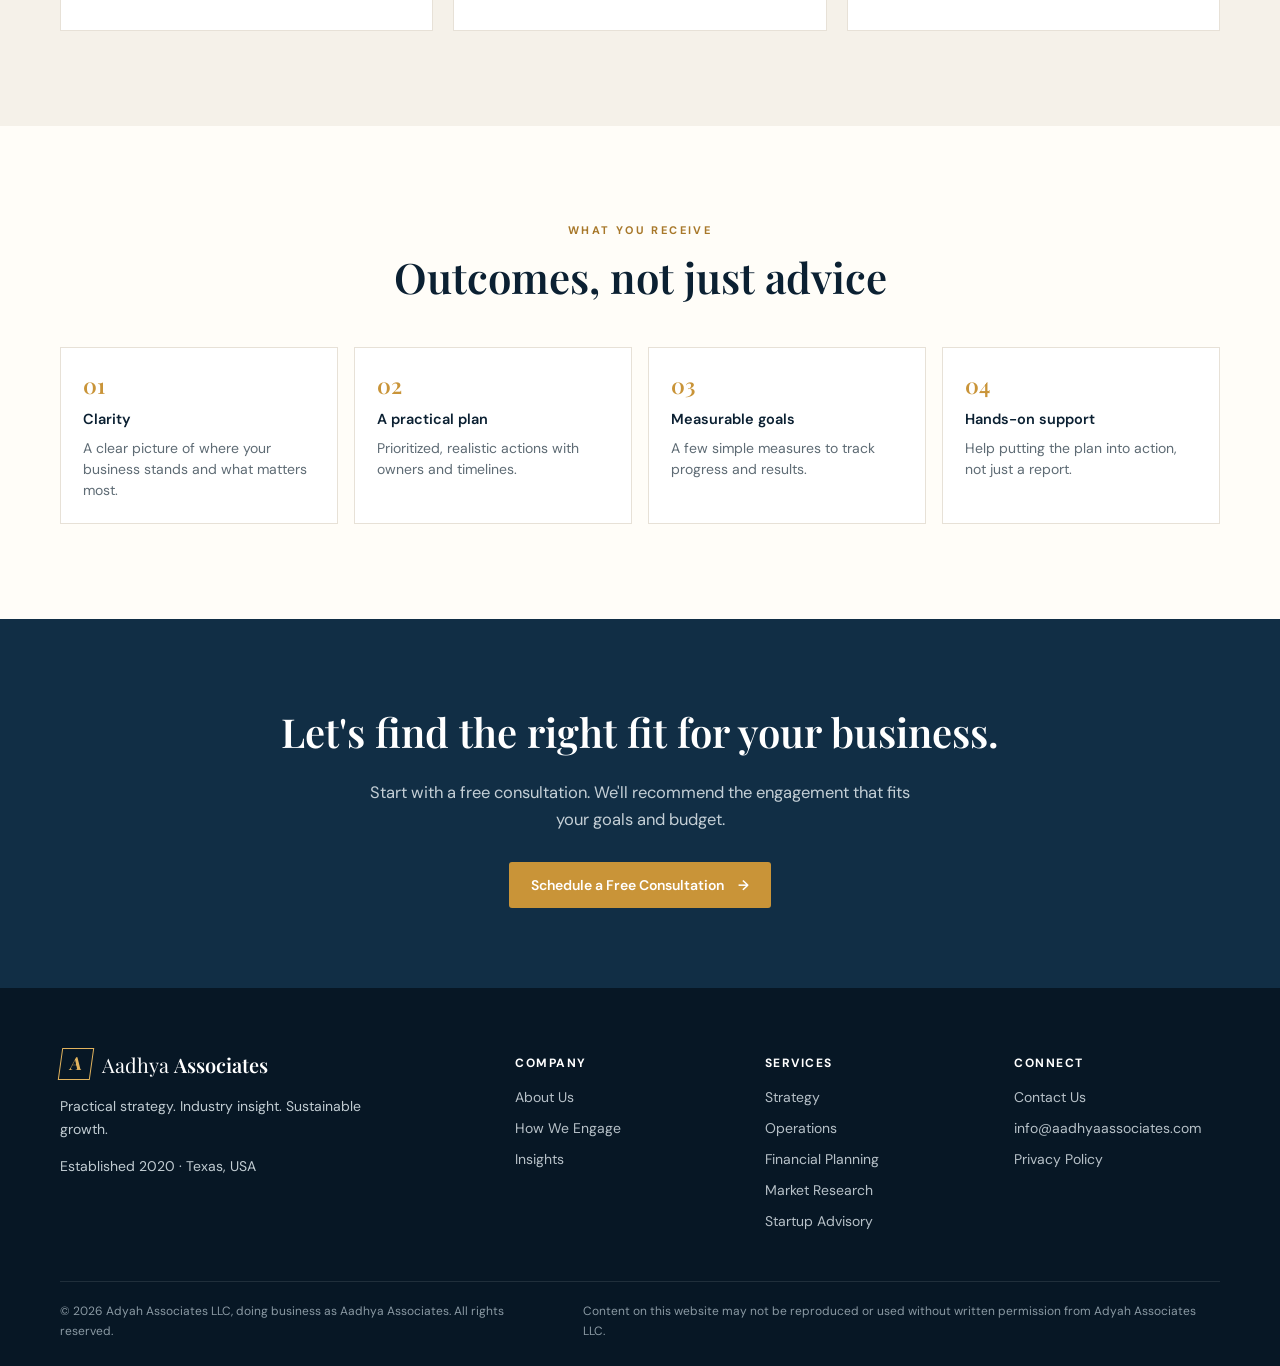
<file: how-we-engage.html>
<!doctype html>
<html lang="en">
<head>
  <meta charset="UTF-8">
  <meta name="viewport" content="width=device-width, initial-scale=1.0">
  <title>How We Engage | Aadhya Associates</title>
  <meta name="description" content="How Aadhya Associates works with clients: free consultation, clear proposals, and project, advisory or workshop engagements.">
  <link rel="canonical" href="https://www.aadhyaassociates.com/how-we-engage.html">
  <link rel="icon" href="favicon.svg" type="image/svg+xml">
  <link rel="icon" href="favicon-32.png" sizes="32x32" type="image/png">
  <link rel="apple-touch-icon" href="apple-touch-icon.png">
  <meta name="theme-color" content="#0b2032">
  <meta property="og:type" content="website">
  <meta property="og:site_name" content="Aadhya Associates">
  <meta property="og:title" content="How We Engage | Aadhya Associates">
  <meta property="og:description" content="How Aadhya Associates works with clients: free consultation, clear proposals, and project, advisory or workshop engagements.">
  <meta property="og:url" content="https://www.aadhyaassociates.com/how-we-engage.html">
  <meta property="og:image" content="https://www.aadhyaassociates.com/og-image.png">
  <meta name="twitter:card" content="summary_large_image">
  <link rel="preconnect" href="https://fonts.googleapis.com">
  <link rel="preconnect" href="https://fonts.gstatic.com" crossorigin>
  <link href="https://fonts.googleapis.com/css2?family=DM+Sans:wght@400;500;600;700&family=Playfair+Display:wght@500;600;700&display=swap" rel="stylesheet">
  <link rel="stylesheet" href="styles.css?v=3">
</head>
<body>
  <a class="skip-link" href="#main">Skip to content</a>
  <header class="site-header">
    <div class="container nav-wrap">
      <a class="brand" href="index.html" aria-label="Aadhya Associates home">
        <span class="brand-mark" aria-hidden="true">A</span>
        <span>Aadhya <b>Associates</b></span>
      </a>
      <button class="menu-toggle" aria-label="Open menu" aria-expanded="false" aria-controls="site-nav">
        <svg width="26" height="26" viewBox="0 0 24 24" fill="none" stroke="currentColor" stroke-width="1.8"><path d="M3 6h18M3 12h18M3 18h18"/></svg>
      </button>
      <nav class="nav" id="site-nav" aria-label="Main navigation">
        <a href="services.html">Services</a>
        <a href="about.html">About</a>
        <a href="how-we-engage.html" aria-current="page">How We Engage</a>
        <a href="insights.html">Insights</a>
        <a href="contact.html">Contact</a>
        <a class="nav-cta" href="contact.html">Schedule a Free Consultation</a>
      </nav>
    </div>
  </header>

  <main id="main">
    <section class="page-hero">
      <div class="container">
        <p class="eyebrow light">How We Engage</p>
        <h1>A clear, simple way <em>to work together.</em></h1>
        <p>From the first conversation to lasting results, you'll always know what's happening, what it costs and what comes next.</p>
      </div>
    </section>

    <section class="section">
      <div class="container">
        <div class="section-heading center">
          <p class="eyebrow">The Process</p>
          <h2>From first conversation to results</h2>
        </div>
        <div class="timeline">
          <div class="step"><div class="step-num">01</div><h3>Free consultation</h3><p>A no-obligation conversation, in person or by video, to understand your business, your goals and the challenges in the way.</p></div>
          <div class="step"><div class="step-num">02</div><h3>Assessment</h3><p>Where needed, we review your numbers, processes and market to pinpoint the real issues and opportunities.</p></div>
          <div class="step"><div class="step-num">03</div><h3>Proposal</h3><p>You receive a clear written proposal: scope, deliverables, timeline and fees. Work begins only when you're comfortable.</p></div>
          <div class="step"><div class="step-num">04</div><h3>Delivery & support</h3><p>We work alongside your team to put the plan into action, with regular check-ins and progress reviews.</p></div>
        </div>
      </div>
    </section>

    <section class="section cream">
      <div class="container">
        <div class="section-heading center">
          <p class="eyebrow">Ways to Work Together</p>
          <h2>Engagements that fit <em>your needs</em></h2>
          <p>Every engagement is tailored. These are the three most common ways clients work with us.</p>
        </div>
        <div class="model-grid">
          <div class="model"><h3>Project</h3><p class="model-sub">A defined engagement with a clear goal and end date.</p><p>Best for a specific challenge such as a growth plan, a process redesign or a market study.</p><ul><li>Fixed scope and timeline</li><li>Agreed deliverables</li><li>Handover and next-step plan</li></ul></div>
          <div class="model"><h3>Ongoing Advisory</h3><p class="model-sub">A regular advisory relationship, typically month to month.</p><p>Best for leaders who want an experienced sounding board and steady support while they grow.</p><ul><li>Regular strategy sessions</li><li>On-call guidance between meetings</li><li>Progress tracking against goals</li></ul></div>
          <div class="model"><h3>Workshop</h3><p class="model-sub">A focused, facilitated session with your leadership team.</p><p>Best for aligning a team on priorities, strategy or a specific decision.</p><ul><li>Pre-session preparation</li><li>Half-day or full-day session</li><li>Written summary and action plan</li></ul></div>
        </div>
      </div>
    </section>

    <section class="section">
      <div class="container">
        <div class="section-heading center">
          <p class="eyebrow">What You Receive</p>
          <h2>Outcomes, not just advice</h2>
        </div>
        <div class="value-grid four">
          <div class="value"><span>01</span>Clarity<small>A clear picture of where your business stands and what matters most.</small></div>
          <div class="value"><span>02</span>A practical plan<small>Prioritized, realistic actions with owners and timelines.</small></div>
          <div class="value"><span>03</span>Measurable goals<small>A few simple measures to track progress and results.</small></div>
          <div class="value"><span>04</span>Hands-on support<small>Help putting the plan into action, not just a report.</small></div>
        </div>
      </div>
    </section>

    <section class="cta-band">
      <div class="container">
        <h2>Let's find the right fit for your business.</h2>
        <p>Start with a free consultation. We'll recommend the engagement that fits your goals and budget.</p>
        <a class="button button-gold" href="contact.html">Schedule a Free Consultation <span aria-hidden="true">→</span></a>
      </div>
    </section>
  </main>

  <footer class="footer">
    <div class="container footer-grid">
      <div>
        <a class="brand footer-brand" href="index.html"><span class="brand-mark" aria-hidden="true">A</span><span>Aadhya <b>Associates</b></span></a>
        <p>Practical strategy. Industry insight. Sustainable growth.</p>
        <p>Established 2020 · Texas, USA</p>
      </div>
      <div><h4>Company</h4><a href="about.html">About Us</a><a href="how-we-engage.html">How We Engage</a><a href="insights.html">Insights</a></div>
      <div><h4>Services</h4><a href="services.html#strategy">Strategy</a><a href="services.html#operations">Operations</a><a href="services.html#financial">Financial Planning</a><a href="services.html#market">Market Research</a><a href="services.html#startup">Startup Advisory</a></div>
      <div><h4>Connect</h4><a href="contact.html">Contact Us</a><a href="mailto:info@aadhyaassociates.com">info@aadhyaassociates.com</a><a href="privacy.html">Privacy Policy</a></div>
    </div>
    <div class="container footer-bottom">
      <p>© <span class="year">2026</span> Adyah Associates LLC, doing business as Aadhya Associates. All rights reserved.</p>
      <p>Content on this website may not be reproduced or used without written permission from Adyah Associates LLC.</p>
    </div>
  </footer>
  <script src="script.js?v=3" defer></script>
</body>
</html>
</file>
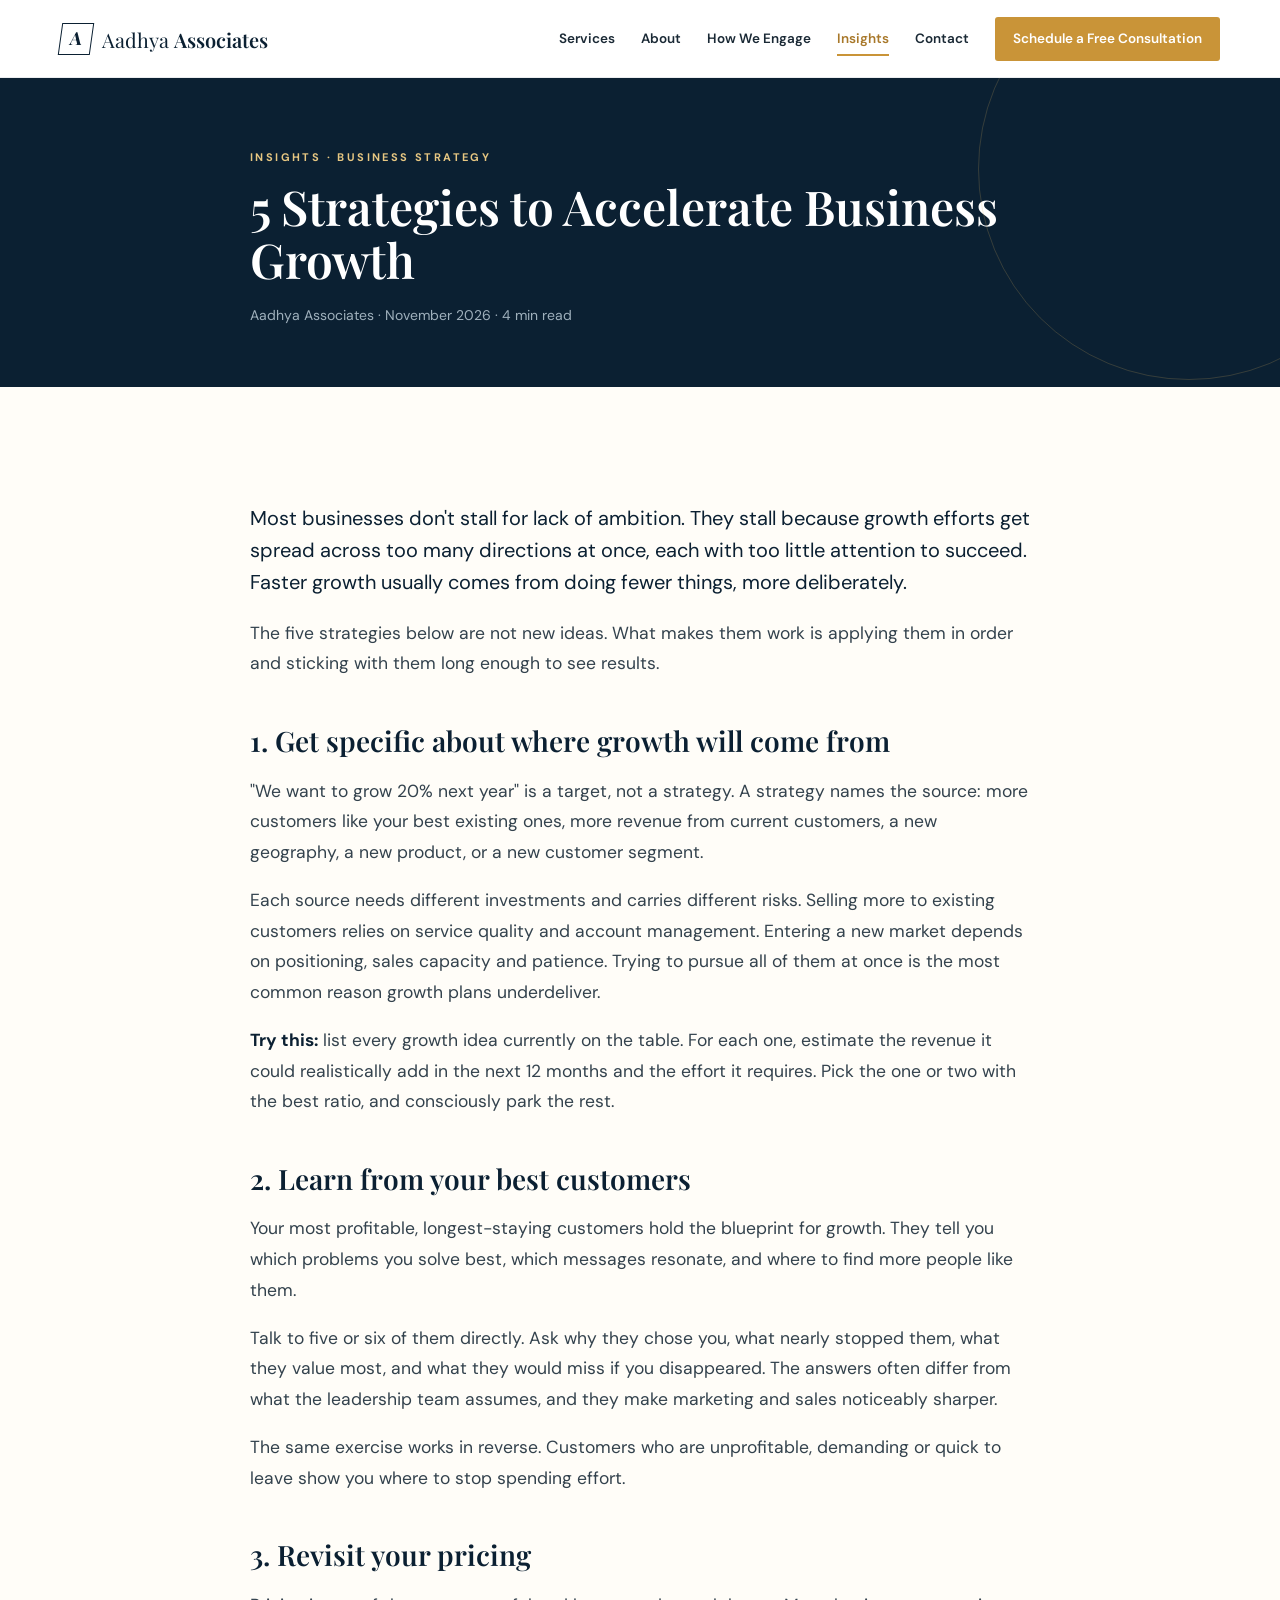
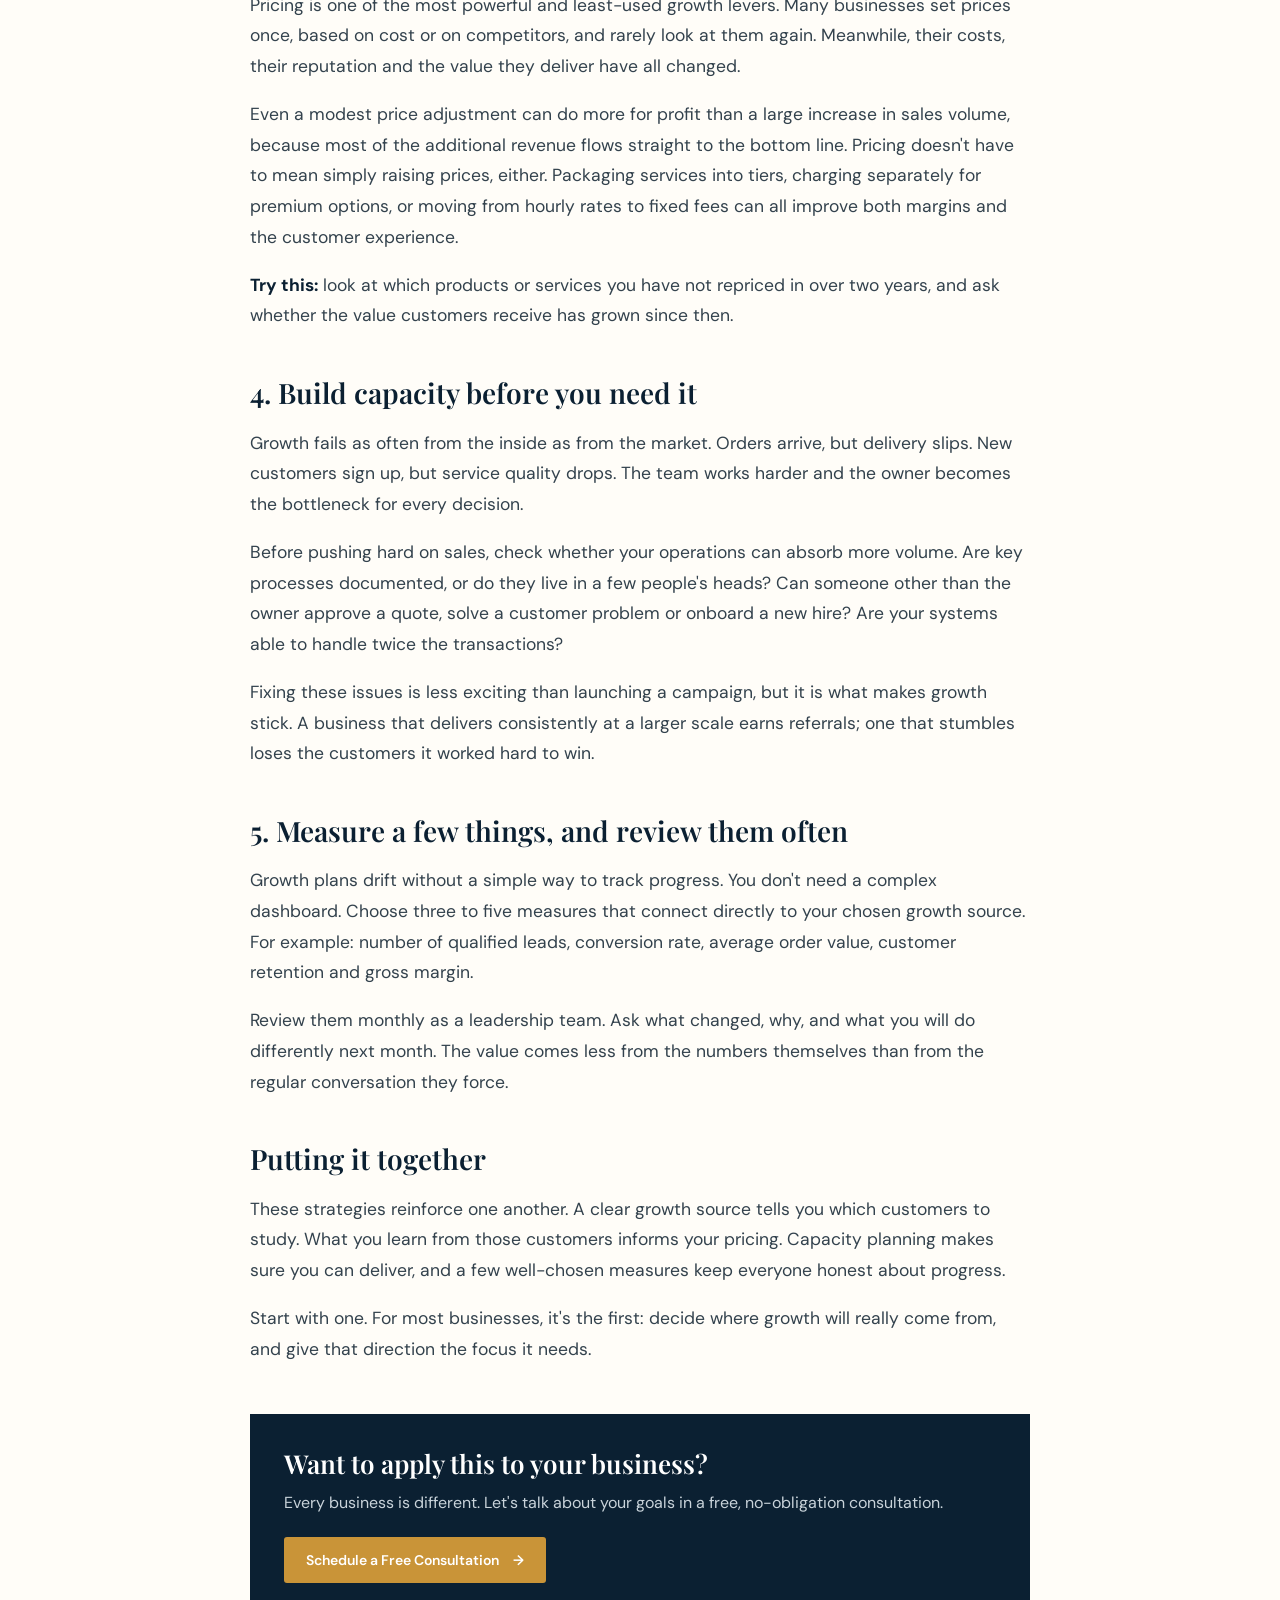
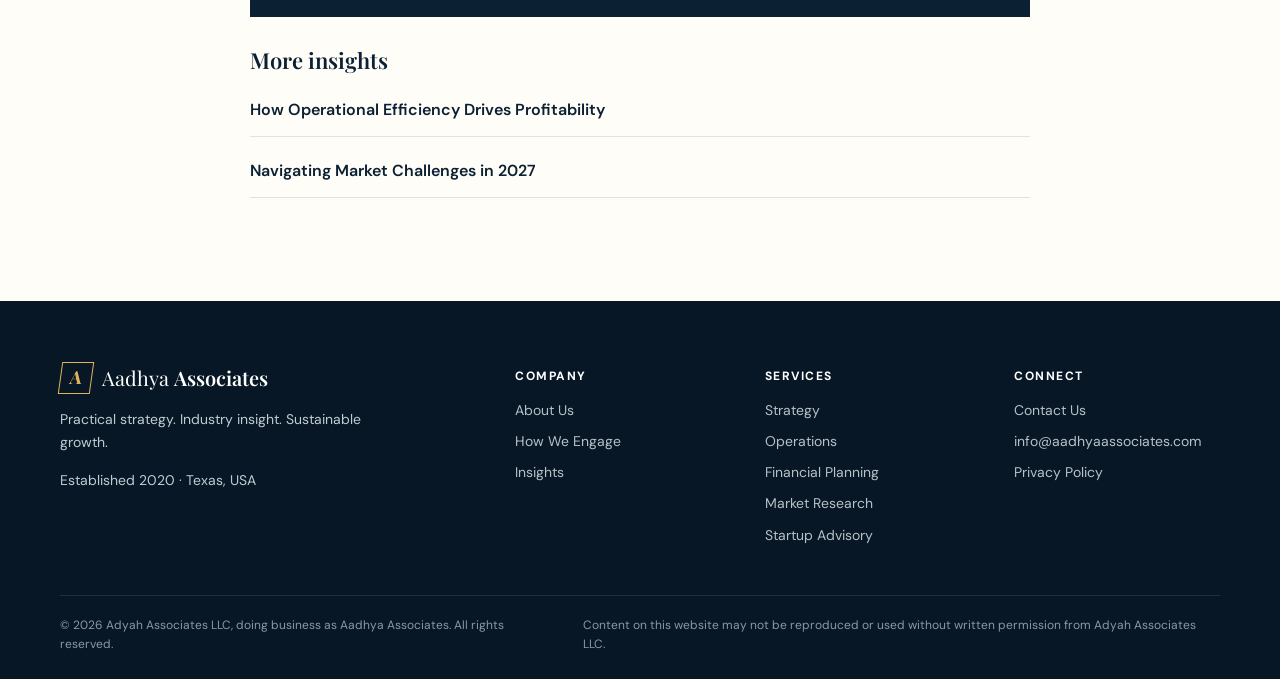
<file: insights-growth-strategies.html>
<!doctype html>
<html lang="en">
<head>
  <meta charset="UTF-8">
  <meta name="viewport" content="width=device-width, initial-scale=1.0">
  <title>5 Strategies to Accelerate Business Growth | Aadhya Associates</title>
  <meta name="description" content="Five practical strategies to accelerate business growth without losing sight of the fundamentals: focus, customers, pricing, capacity and measurement.">
  <link rel="canonical" href="https://www.aadhyaassociates.com/insights-growth-strategies.html">
  <link rel="icon" href="favicon.svg" type="image/svg+xml">
  <link rel="icon" href="favicon-32.png" sizes="32x32" type="image/png">
  <link rel="apple-touch-icon" href="apple-touch-icon.png">
  <meta name="theme-color" content="#0b2032">
  <meta property="og:type" content="website">
  <meta property="og:site_name" content="Aadhya Associates">
  <meta property="og:title" content="5 Strategies to Accelerate Business Growth | Aadhya Associates">
  <meta property="og:description" content="Five practical strategies to accelerate business growth without losing sight of the fundamentals: focus, customers, pricing, capacity and measurement.">
  <meta property="og:url" content="https://www.aadhyaassociates.com/insights-growth-strategies.html">
  <meta property="og:image" content="https://www.aadhyaassociates.com/og-image.png">
  <meta name="twitter:card" content="summary_large_image">
  <link rel="preconnect" href="https://fonts.googleapis.com">
  <link rel="preconnect" href="https://fonts.gstatic.com" crossorigin>
  <link href="https://fonts.googleapis.com/css2?family=DM+Sans:wght@400;500;600;700&family=Playfair+Display:wght@500;600;700&display=swap" rel="stylesheet">
  <link rel="stylesheet" href="styles.css?v=3">
  <script type="application/ld+json">{"@context": "https://schema.org", "@type": "Article", "headline": "5 Strategies to Accelerate Business Growth", "datePublished": "2026-11-23", "author": {"@type": "Organization", "name": "Aadhya Associates"}, "publisher": {"@type": "Organization", "name": "Aadhya Associates"}, "image": "https://www.aadhyaassociates.com/og-image.png"}</script>
</head>
<body>
  <a class="skip-link" href="#main">Skip to content</a>
  <header class="site-header">
    <div class="container nav-wrap">
      <a class="brand" href="index.html" aria-label="Aadhya Associates home">
        <span class="brand-mark" aria-hidden="true">A</span>
        <span>Aadhya <b>Associates</b></span>
      </a>
      <button class="menu-toggle" aria-label="Open menu" aria-expanded="false" aria-controls="site-nav">
        <svg width="26" height="26" viewBox="0 0 24 24" fill="none" stroke="currentColor" stroke-width="1.8"><path d="M3 6h18M3 12h18M3 18h18"/></svg>
      </button>
      <nav class="nav" id="site-nav" aria-label="Main navigation">
        <a href="services.html">Services</a>
        <a href="about.html">About</a>
        <a href="how-we-engage.html">How We Engage</a>
        <a href="insights.html" aria-current="page">Insights</a>
        <a href="contact.html">Contact</a>
        <a class="nav-cta" href="contact.html">Schedule a Free Consultation</a>
      </nav>
    </div>
  </header>

  <main id="main">
    <article>
      <header class="page-hero article-hero">
        <div class="container narrow">
          <p class="eyebrow light"><a href="insights.html">Insights</a> · Business Strategy</p>
          <h1>5 Strategies to Accelerate Business Growth</h1>
          <p class="byline">Aadhya Associates · November 2026 · 4 min read</p>
        </div>
      </header>
      <div class="section">
        <div class="container narrow prose">

<p class="article-lead">Most businesses don't stall for lack of ambition. They stall because growth efforts get spread across too many directions at once, each with too little attention to succeed. Faster growth usually comes from doing fewer things, more deliberately.</p>
<p>The five strategies below are not new ideas. What makes them work is applying them in order and sticking with them long enough to see results.</p>

<h2>1. Get specific about where growth will come from</h2>
<p>"We want to grow 20% next year" is a target, not a strategy. A strategy names the source: more customers like your best existing ones, more revenue from current customers, a new geography, a new product, or a new customer segment.</p>
<p>Each source needs different investments and carries different risks. Selling more to existing customers relies on service quality and account management. Entering a new market depends on positioning, sales capacity and patience. Trying to pursue all of them at once is the most common reason growth plans underdeliver.</p>
<p><strong>Try this:</strong> list every growth idea currently on the table. For each one, estimate the revenue it could realistically add in the next 12 months and the effort it requires. Pick the one or two with the best ratio, and consciously park the rest.</p>

<h2>2. Learn from your best customers</h2>
<p>Your most profitable, longest-staying customers hold the blueprint for growth. They tell you which problems you solve best, which messages resonate, and where to find more people like them.</p>
<p>Talk to five or six of them directly. Ask why they chose you, what nearly stopped them, what they value most, and what they would miss if you disappeared. The answers often differ from what the leadership team assumes, and they make marketing and sales noticeably sharper.</p>
<p>The same exercise works in reverse. Customers who are unprofitable, demanding or quick to leave show you where to stop spending effort.</p>

<h2>3. Revisit your pricing</h2>
<p>Pricing is one of the most powerful and least-used growth levers. Many businesses set prices once, based on cost or on competitors, and rarely look at them again. Meanwhile, their costs, their reputation and the value they deliver have all changed.</p>
<p>Even a modest price adjustment can do more for profit than a large increase in sales volume, because most of the additional revenue flows straight to the bottom line. Pricing doesn't have to mean simply raising prices, either. Packaging services into tiers, charging separately for premium options, or moving from hourly rates to fixed fees can all improve both margins and the customer experience.</p>
<p><strong>Try this:</strong> look at which products or services you have not repriced in over two years, and ask whether the value customers receive has grown since then.</p>

<h2>4. Build capacity before you need it</h2>
<p>Growth fails as often from the inside as from the market. Orders arrive, but delivery slips. New customers sign up, but service quality drops. The team works harder and the owner becomes the bottleneck for every decision.</p>
<p>Before pushing hard on sales, check whether your operations can absorb more volume. Are key processes documented, or do they live in a few people's heads? Can someone other than the owner approve a quote, solve a customer problem or onboard a new hire? Are your systems able to handle twice the transactions?</p>
<p>Fixing these issues is less exciting than launching a campaign, but it is what makes growth stick. A business that delivers consistently at a larger scale earns referrals; one that stumbles loses the customers it worked hard to win.</p>

<h2>5. Measure a few things, and review them often</h2>
<p>Growth plans drift without a simple way to track progress. You don't need a complex dashboard. Choose three to five measures that connect directly to your chosen growth source. For example: number of qualified leads, conversion rate, average order value, customer retention and gross margin.</p>
<p>Review them monthly as a leadership team. Ask what changed, why, and what you will do differently next month. The value comes less from the numbers themselves than from the regular conversation they force.</p>

<h2>Putting it together</h2>
<p>These strategies reinforce one another. A clear growth source tells you which customers to study. What you learn from those customers informs your pricing. Capacity planning makes sure you can deliver, and a few well-chosen measures keep everyone honest about progress.</p>
<p>Start with one. For most businesses, it's the first: decide where growth will really come from, and give that direction the focus it needs.</p>

          <aside class="article-cta">
            <h2>Want to apply this to your business?</h2>
            <p>Every business is different. Let's talk about your goals in a free, no-obligation consultation.</p>
            <a class="button button-gold" href="contact.html">Schedule a Free Consultation <span aria-hidden="true">→</span></a>
          </aside>
          <nav class="more-insights" aria-label="More insights"><h2>More insights</h2><ul><li><a href="insights-operational-efficiency.html">How Operational Efficiency Drives Profitability</a></li><li><a href="insights-market-challenges-2027.html">Navigating Market Challenges in 2027</a></li></ul></nav>
        </div>
      </div>
    </article>
  </main>

  <footer class="footer">
    <div class="container footer-grid">
      <div>
        <a class="brand footer-brand" href="index.html"><span class="brand-mark" aria-hidden="true">A</span><span>Aadhya <b>Associates</b></span></a>
        <p>Practical strategy. Industry insight. Sustainable growth.</p>
        <p>Established 2020 · Texas, USA</p>
      </div>
      <div><h4>Company</h4><a href="about.html">About Us</a><a href="how-we-engage.html">How We Engage</a><a href="insights.html">Insights</a></div>
      <div><h4>Services</h4><a href="services.html#strategy">Strategy</a><a href="services.html#operations">Operations</a><a href="services.html#financial">Financial Planning</a><a href="services.html#market">Market Research</a><a href="services.html#startup">Startup Advisory</a></div>
      <div><h4>Connect</h4><a href="contact.html">Contact Us</a><a href="mailto:info@aadhyaassociates.com">info@aadhyaassociates.com</a><a href="privacy.html">Privacy Policy</a></div>
    </div>
    <div class="container footer-bottom">
      <p>© <span class="year">2026</span> Adyah Associates LLC, doing business as Aadhya Associates. All rights reserved.</p>
      <p>Content on this website may not be reproduced or used without written permission from Adyah Associates LLC.</p>
    </div>
  </footer>
  <script src="script.js?v=3" defer></script>
</body>
</html>
</file>
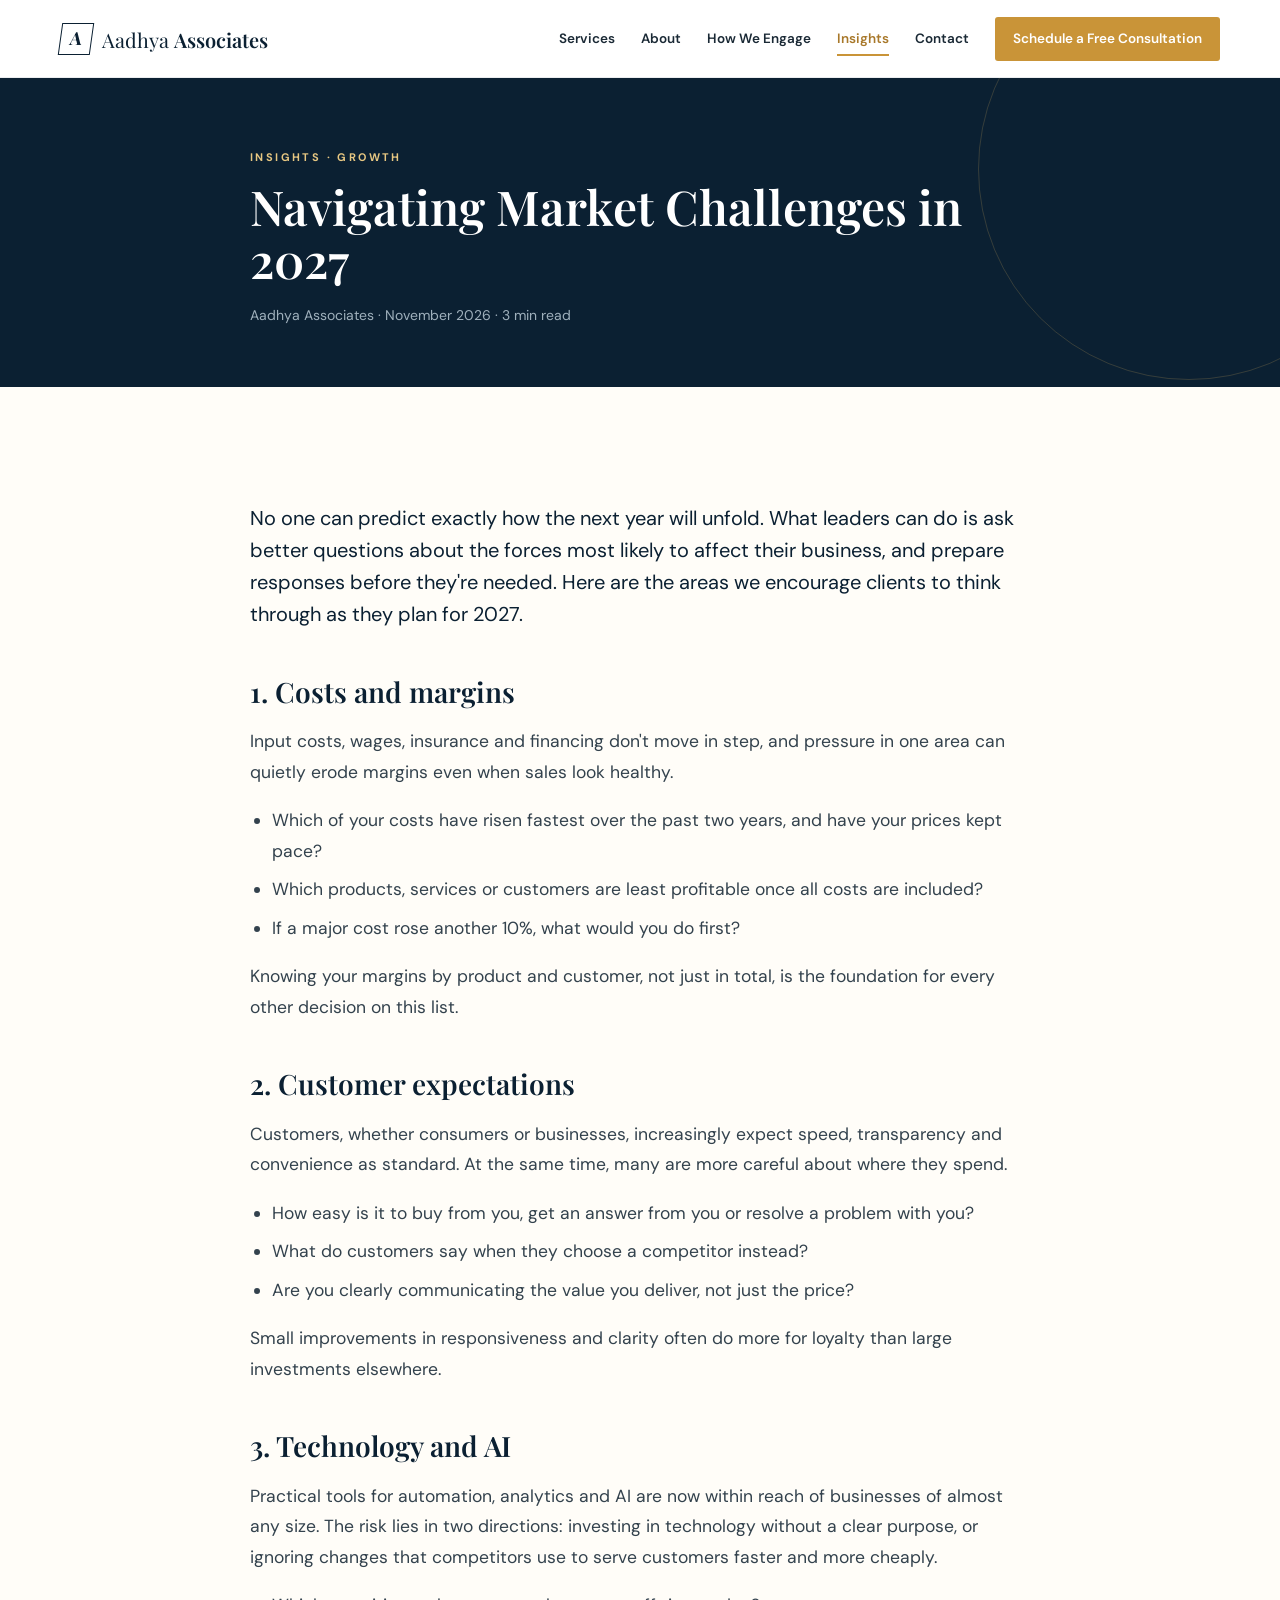
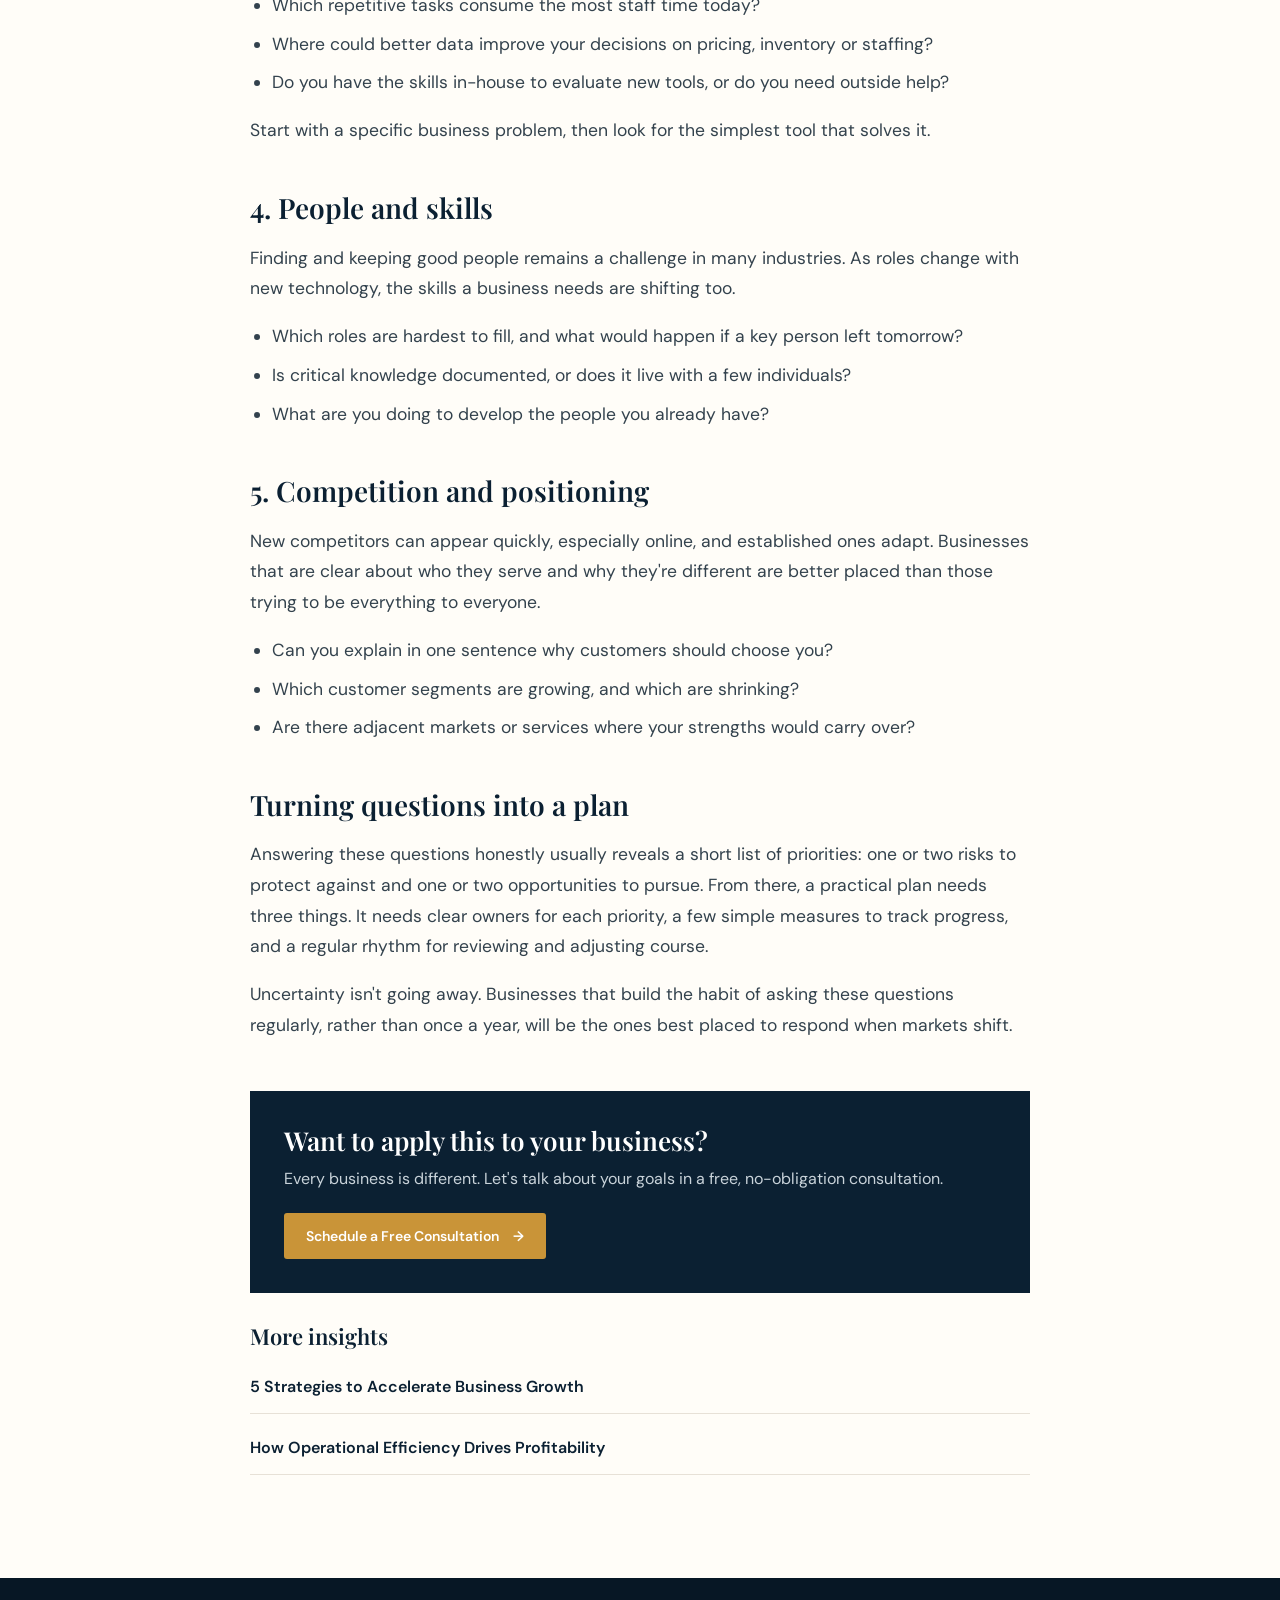
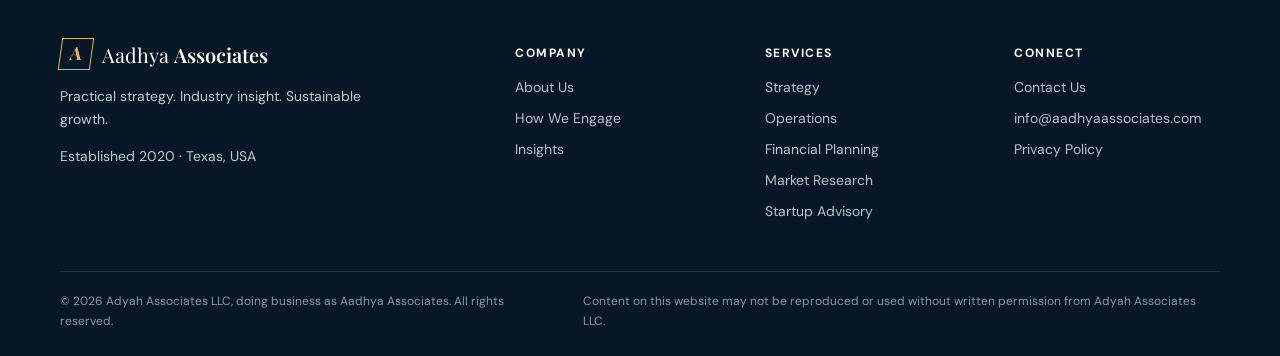
<file: insights-market-challenges-2027.html>
<!doctype html>
<html lang="en">
<head>
  <meta charset="UTF-8">
  <meta name="viewport" content="width=device-width, initial-scale=1.0">
  <title>Navigating Market Challenges in 2027 | Aadhya Associates</title>
  <meta name="description" content="Practical questions business leaders should ask as costs, customer expectations, technology and competition continue to shift in 2027.">
  <link rel="canonical" href="https://www.aadhyaassociates.com/insights-market-challenges-2027.html">
  <link rel="icon" href="favicon.svg" type="image/svg+xml">
  <link rel="icon" href="favicon-32.png" sizes="32x32" type="image/png">
  <link rel="apple-touch-icon" href="apple-touch-icon.png">
  <meta name="theme-color" content="#0b2032">
  <meta property="og:type" content="website">
  <meta property="og:site_name" content="Aadhya Associates">
  <meta property="og:title" content="Navigating Market Challenges in 2027 | Aadhya Associates">
  <meta property="og:description" content="Practical questions business leaders should ask as costs, customer expectations, technology and competition continue to shift in 2027.">
  <meta property="og:url" content="https://www.aadhyaassociates.com/insights-market-challenges-2027.html">
  <meta property="og:image" content="https://www.aadhyaassociates.com/og-image.png">
  <meta name="twitter:card" content="summary_large_image">
  <link rel="preconnect" href="https://fonts.googleapis.com">
  <link rel="preconnect" href="https://fonts.gstatic.com" crossorigin>
  <link href="https://fonts.googleapis.com/css2?family=DM+Sans:wght@400;500;600;700&family=Playfair+Display:wght@500;600;700&display=swap" rel="stylesheet">
  <link rel="stylesheet" href="styles.css?v=3">
  <script type="application/ld+json">{"@context": "https://schema.org", "@type": "Article", "headline": "Navigating Market Challenges in 2027", "datePublished": "2026-11-23", "author": {"@type": "Organization", "name": "Aadhya Associates"}, "publisher": {"@type": "Organization", "name": "Aadhya Associates"}, "image": "https://www.aadhyaassociates.com/og-image.png"}</script>
</head>
<body>
  <a class="skip-link" href="#main">Skip to content</a>
  <header class="site-header">
    <div class="container nav-wrap">
      <a class="brand" href="index.html" aria-label="Aadhya Associates home">
        <span class="brand-mark" aria-hidden="true">A</span>
        <span>Aadhya <b>Associates</b></span>
      </a>
      <button class="menu-toggle" aria-label="Open menu" aria-expanded="false" aria-controls="site-nav">
        <svg width="26" height="26" viewBox="0 0 24 24" fill="none" stroke="currentColor" stroke-width="1.8"><path d="M3 6h18M3 12h18M3 18h18"/></svg>
      </button>
      <nav class="nav" id="site-nav" aria-label="Main navigation">
        <a href="services.html">Services</a>
        <a href="about.html">About</a>
        <a href="how-we-engage.html">How We Engage</a>
        <a href="insights.html" aria-current="page">Insights</a>
        <a href="contact.html">Contact</a>
        <a class="nav-cta" href="contact.html">Schedule a Free Consultation</a>
      </nav>
    </div>
  </header>

  <main id="main">
    <article>
      <header class="page-hero article-hero">
        <div class="container narrow">
          <p class="eyebrow light"><a href="insights.html">Insights</a> · Growth</p>
          <h1>Navigating Market Challenges in 2027</h1>
          <p class="byline">Aadhya Associates · November 2026 · 3 min read</p>
        </div>
      </header>
      <div class="section">
        <div class="container narrow prose">

<p class="article-lead">No one can predict exactly how the next year will unfold. What leaders can do is ask better questions about the forces most likely to affect their business, and prepare responses before they're needed. Here are the areas we encourage clients to think through as they plan for 2027.</p>

<h2>1. Costs and margins</h2>
<p>Input costs, wages, insurance and financing don't move in step, and pressure in one area can quietly erode margins even when sales look healthy.</p>
<ul>
<li>Which of your costs have risen fastest over the past two years, and have your prices kept pace?</li>
<li>Which products, services or customers are least profitable once all costs are included?</li>
<li>If a major cost rose another 10%, what would you do first?</li>
</ul>
<p>Knowing your margins by product and customer, not just in total, is the foundation for every other decision on this list.</p>

<h2>2. Customer expectations</h2>
<p>Customers, whether consumers or businesses, increasingly expect speed, transparency and convenience as standard. At the same time, many are more careful about where they spend.</p>
<ul>
<li>How easy is it to buy from you, get an answer from you or resolve a problem with you?</li>
<li>What do customers say when they choose a competitor instead?</li>
<li>Are you clearly communicating the value you deliver, not just the price?</li>
</ul>
<p>Small improvements in responsiveness and clarity often do more for loyalty than large investments elsewhere.</p>

<h2>3. Technology and AI</h2>
<p>Practical tools for automation, analytics and AI are now within reach of businesses of almost any size. The risk lies in two directions: investing in technology without a clear purpose, or ignoring changes that competitors use to serve customers faster and more cheaply.</p>
<ul>
<li>Which repetitive tasks consume the most staff time today?</li>
<li>Where could better data improve your decisions on pricing, inventory or staffing?</li>
<li>Do you have the skills in-house to evaluate new tools, or do you need outside help?</li>
</ul>
<p>Start with a specific business problem, then look for the simplest tool that solves it.</p>

<h2>4. People and skills</h2>
<p>Finding and keeping good people remains a challenge in many industries. As roles change with new technology, the skills a business needs are shifting too.</p>
<ul>
<li>Which roles are hardest to fill, and what would happen if a key person left tomorrow?</li>
<li>Is critical knowledge documented, or does it live with a few individuals?</li>
<li>What are you doing to develop the people you already have?</li>
</ul>

<h2>5. Competition and positioning</h2>
<p>New competitors can appear quickly, especially online, and established ones adapt. Businesses that are clear about who they serve and why they're different are better placed than those trying to be everything to everyone.</p>
<ul>
<li>Can you explain in one sentence why customers should choose you?</li>
<li>Which customer segments are growing, and which are shrinking?</li>
<li>Are there adjacent markets or services where your strengths would carry over?</li>
</ul>

<h2>Turning questions into a plan</h2>
<p>Answering these questions honestly usually reveals a short list of priorities: one or two risks to protect against and one or two opportunities to pursue. From there, a practical plan needs three things. It needs clear owners for each priority, a few simple measures to track progress, and a regular rhythm for reviewing and adjusting course.</p>
<p>Uncertainty isn't going away. Businesses that build the habit of asking these questions regularly, rather than once a year, will be the ones best placed to respond when markets shift.</p>

          <aside class="article-cta">
            <h2>Want to apply this to your business?</h2>
            <p>Every business is different. Let's talk about your goals in a free, no-obligation consultation.</p>
            <a class="button button-gold" href="contact.html">Schedule a Free Consultation <span aria-hidden="true">→</span></a>
          </aside>
          <nav class="more-insights" aria-label="More insights"><h2>More insights</h2><ul><li><a href="insights-growth-strategies.html">5 Strategies to Accelerate Business Growth</a></li><li><a href="insights-operational-efficiency.html">How Operational Efficiency Drives Profitability</a></li></ul></nav>
        </div>
      </div>
    </article>
  </main>

  <footer class="footer">
    <div class="container footer-grid">
      <div>
        <a class="brand footer-brand" href="index.html"><span class="brand-mark" aria-hidden="true">A</span><span>Aadhya <b>Associates</b></span></a>
        <p>Practical strategy. Industry insight. Sustainable growth.</p>
        <p>Established 2020 · Texas, USA</p>
      </div>
      <div><h4>Company</h4><a href="about.html">About Us</a><a href="how-we-engage.html">How We Engage</a><a href="insights.html">Insights</a></div>
      <div><h4>Services</h4><a href="services.html#strategy">Strategy</a><a href="services.html#operations">Operations</a><a href="services.html#financial">Financial Planning</a><a href="services.html#market">Market Research</a><a href="services.html#startup">Startup Advisory</a></div>
      <div><h4>Connect</h4><a href="contact.html">Contact Us</a><a href="mailto:info@aadhyaassociates.com">info@aadhyaassociates.com</a><a href="privacy.html">Privacy Policy</a></div>
    </div>
    <div class="container footer-bottom">
      <p>© <span class="year">2026</span> Adyah Associates LLC, doing business as Aadhya Associates. All rights reserved.</p>
      <p>Content on this website may not be reproduced or used without written permission from Adyah Associates LLC.</p>
    </div>
  </footer>
  <script src="script.js?v=3" defer></script>
</body>
</html>
</file>
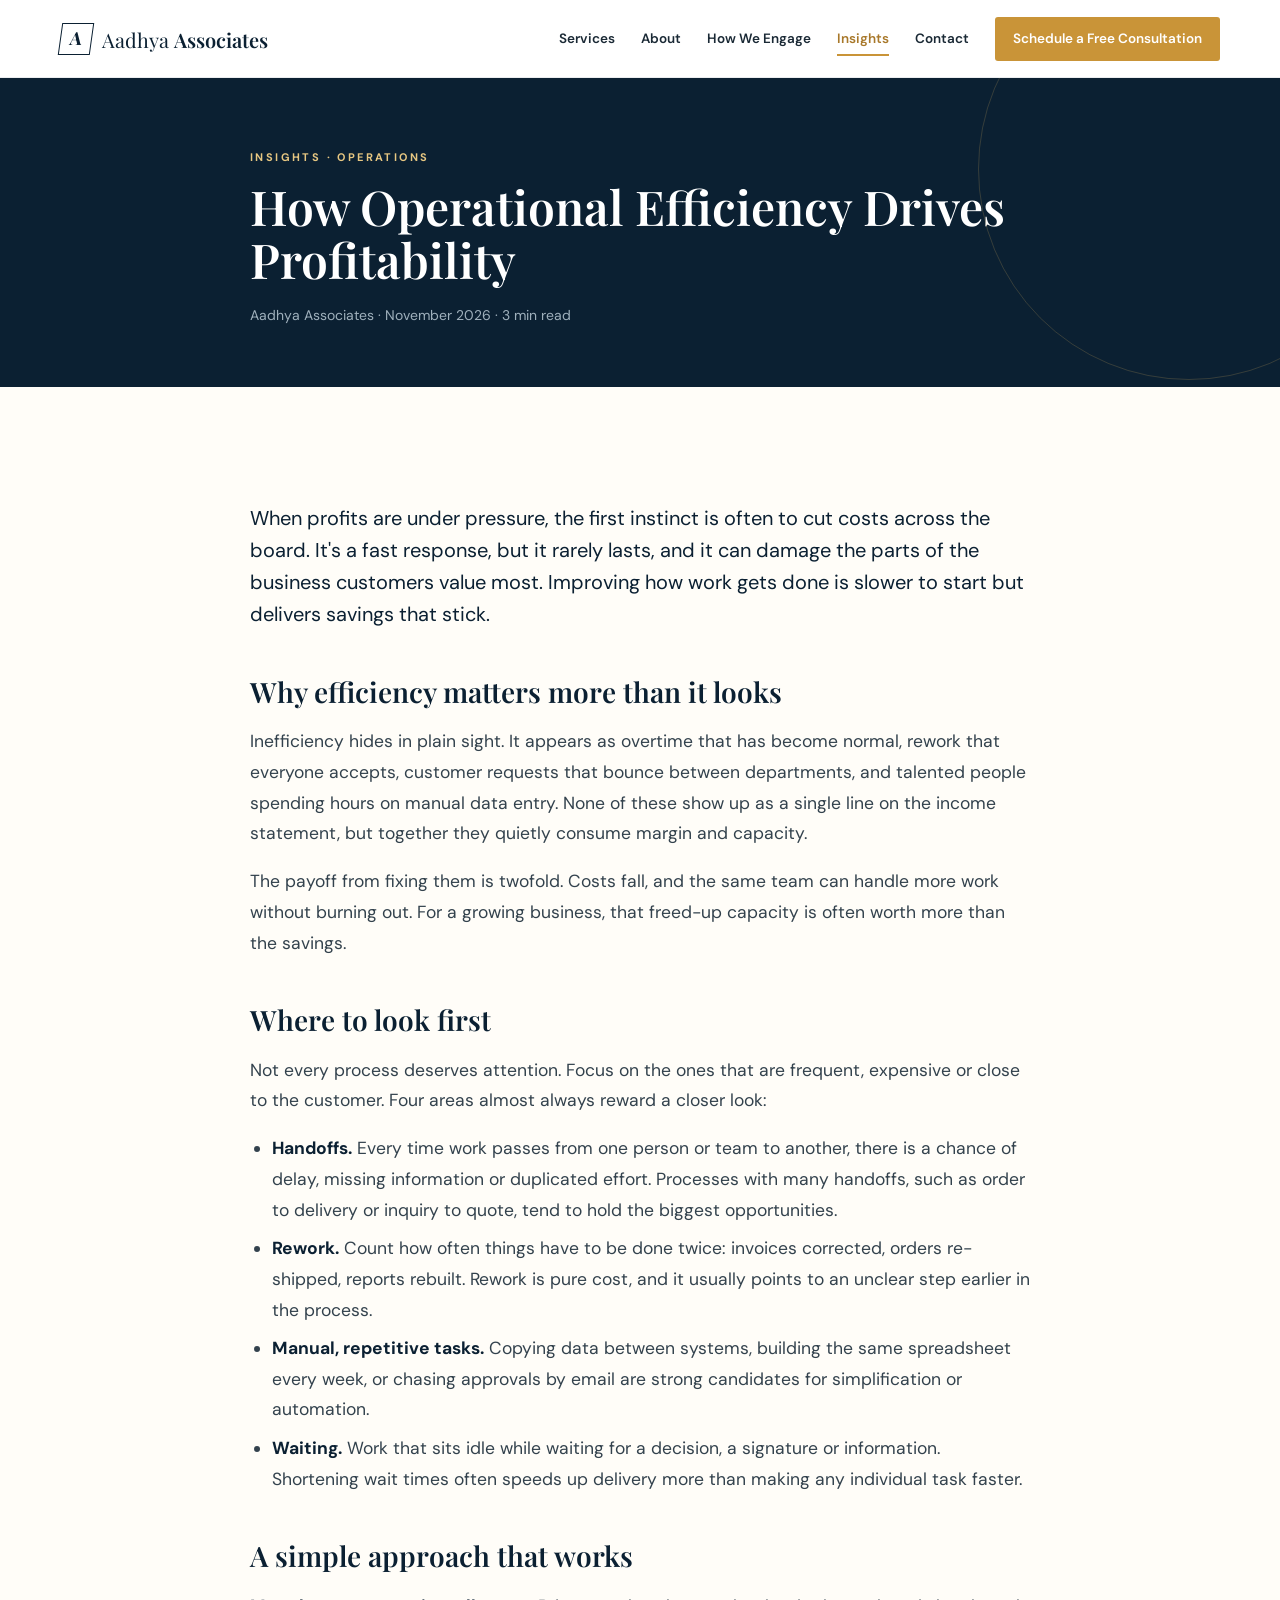
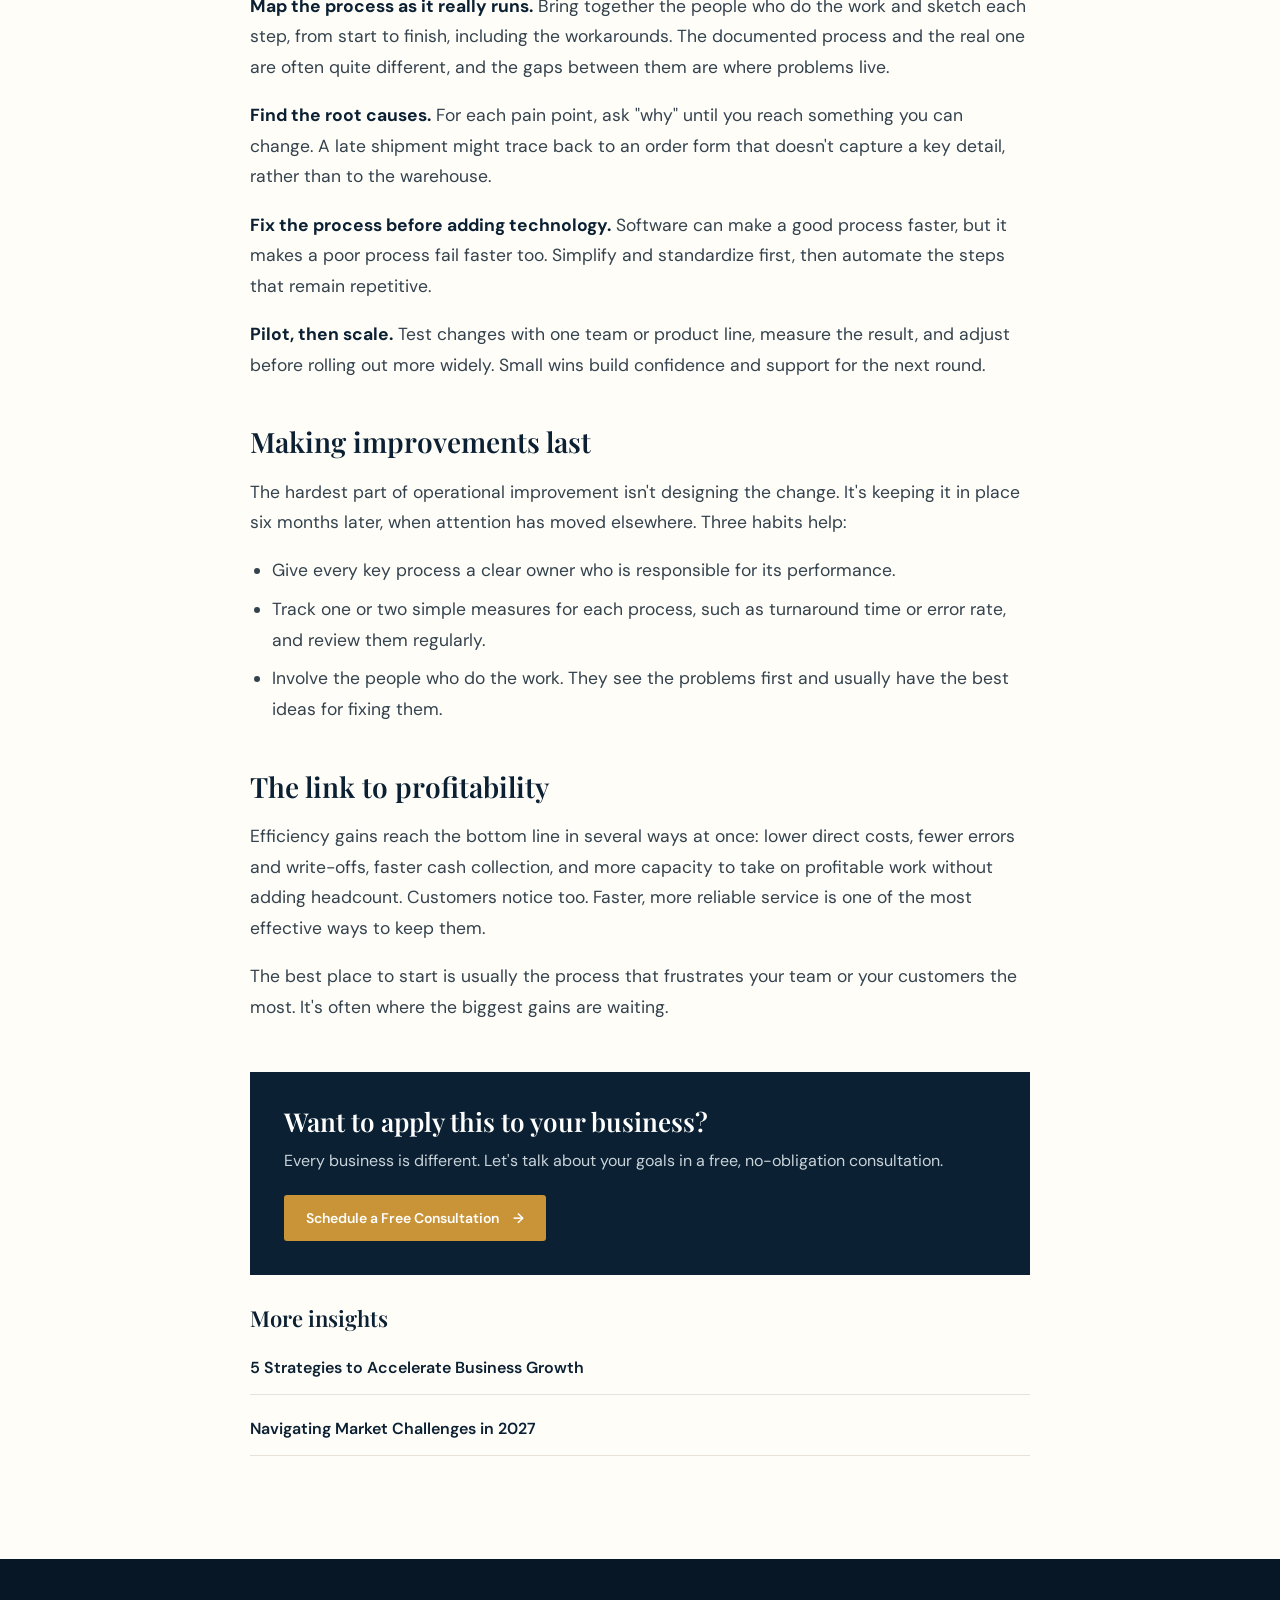
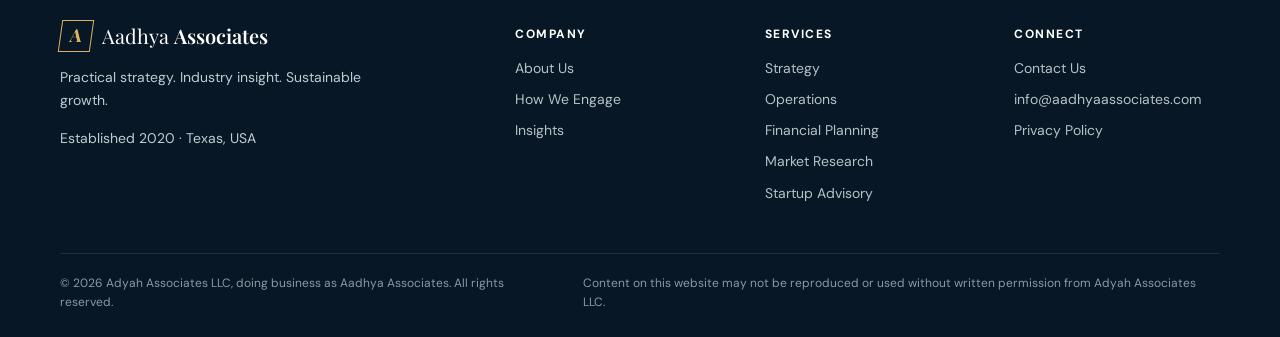
<file: insights-operational-efficiency.html>
<!doctype html>
<html lang="en">
<head>
  <meta charset="UTF-8">
  <meta name="viewport" content="width=device-width, initial-scale=1.0">
  <title>How Operational Efficiency Drives Profitability | Aadhya Associates</title>
  <meta name="description" content="Where to look for process improvements that cut costs, free up capacity and improve profitability, and how to make the changes last.">
  <link rel="canonical" href="https://www.aadhyaassociates.com/insights-operational-efficiency.html">
  <link rel="icon" href="favicon.svg" type="image/svg+xml">
  <link rel="icon" href="favicon-32.png" sizes="32x32" type="image/png">
  <link rel="apple-touch-icon" href="apple-touch-icon.png">
  <meta name="theme-color" content="#0b2032">
  <meta property="og:type" content="website">
  <meta property="og:site_name" content="Aadhya Associates">
  <meta property="og:title" content="How Operational Efficiency Drives Profitability | Aadhya Associates">
  <meta property="og:description" content="Where to look for process improvements that cut costs, free up capacity and improve profitability, and how to make the changes last.">
  <meta property="og:url" content="https://www.aadhyaassociates.com/insights-operational-efficiency.html">
  <meta property="og:image" content="https://www.aadhyaassociates.com/og-image.png">
  <meta name="twitter:card" content="summary_large_image">
  <link rel="preconnect" href="https://fonts.googleapis.com">
  <link rel="preconnect" href="https://fonts.gstatic.com" crossorigin>
  <link href="https://fonts.googleapis.com/css2?family=DM+Sans:wght@400;500;600;700&family=Playfair+Display:wght@500;600;700&display=swap" rel="stylesheet">
  <link rel="stylesheet" href="styles.css?v=3">
  <script type="application/ld+json">{"@context": "https://schema.org", "@type": "Article", "headline": "How Operational Efficiency Drives Profitability", "datePublished": "2026-11-23", "author": {"@type": "Organization", "name": "Aadhya Associates"}, "publisher": {"@type": "Organization", "name": "Aadhya Associates"}, "image": "https://www.aadhyaassociates.com/og-image.png"}</script>
</head>
<body>
  <a class="skip-link" href="#main">Skip to content</a>
  <header class="site-header">
    <div class="container nav-wrap">
      <a class="brand" href="index.html" aria-label="Aadhya Associates home">
        <span class="brand-mark" aria-hidden="true">A</span>
        <span>Aadhya <b>Associates</b></span>
      </a>
      <button class="menu-toggle" aria-label="Open menu" aria-expanded="false" aria-controls="site-nav">
        <svg width="26" height="26" viewBox="0 0 24 24" fill="none" stroke="currentColor" stroke-width="1.8"><path d="M3 6h18M3 12h18M3 18h18"/></svg>
      </button>
      <nav class="nav" id="site-nav" aria-label="Main navigation">
        <a href="services.html">Services</a>
        <a href="about.html">About</a>
        <a href="how-we-engage.html">How We Engage</a>
        <a href="insights.html" aria-current="page">Insights</a>
        <a href="contact.html">Contact</a>
        <a class="nav-cta" href="contact.html">Schedule a Free Consultation</a>
      </nav>
    </div>
  </header>

  <main id="main">
    <article>
      <header class="page-hero article-hero">
        <div class="container narrow">
          <p class="eyebrow light"><a href="insights.html">Insights</a> · Operations</p>
          <h1>How Operational Efficiency Drives Profitability</h1>
          <p class="byline">Aadhya Associates · November 2026 · 3 min read</p>
        </div>
      </header>
      <div class="section">
        <div class="container narrow prose">

<p class="article-lead">When profits are under pressure, the first instinct is often to cut costs across the board. It's a fast response, but it rarely lasts, and it can damage the parts of the business customers value most. Improving how work gets done is slower to start but delivers savings that stick.</p>

<h2>Why efficiency matters more than it looks</h2>
<p>Inefficiency hides in plain sight. It appears as overtime that has become normal, rework that everyone accepts, customer requests that bounce between departments, and talented people spending hours on manual data entry. None of these show up as a single line on the income statement, but together they quietly consume margin and capacity.</p>
<p>The payoff from fixing them is twofold. Costs fall, and the same team can handle more work without burning out. For a growing business, that freed-up capacity is often worth more than the savings.</p>

<h2>Where to look first</h2>
<p>Not every process deserves attention. Focus on the ones that are frequent, expensive or close to the customer. Four areas almost always reward a closer look:</p>
<ul>
<li><strong>Handoffs.</strong> Every time work passes from one person or team to another, there is a chance of delay, missing information or duplicated effort. Processes with many handoffs, such as order to delivery or inquiry to quote, tend to hold the biggest opportunities.</li>
<li><strong>Rework.</strong> Count how often things have to be done twice: invoices corrected, orders re-shipped, reports rebuilt. Rework is pure cost, and it usually points to an unclear step earlier in the process.</li>
<li><strong>Manual, repetitive tasks.</strong> Copying data between systems, building the same spreadsheet every week, or chasing approvals by email are strong candidates for simplification or automation.</li>
<li><strong>Waiting.</strong> Work that sits idle while waiting for a decision, a signature or information. Shortening wait times often speeds up delivery more than making any individual task faster.</li>
</ul>

<h2>A simple approach that works</h2>
<p><strong>Map the process as it really runs.</strong> Bring together the people who do the work and sketch each step, from start to finish, including the workarounds. The documented process and the real one are often quite different, and the gaps between them are where problems live.</p>
<p><strong>Find the root causes.</strong> For each pain point, ask "why" until you reach something you can change. A late shipment might trace back to an order form that doesn't capture a key detail, rather than to the warehouse.</p>
<p><strong>Fix the process before adding technology.</strong> Software can make a good process faster, but it makes a poor process fail faster too. Simplify and standardize first, then automate the steps that remain repetitive.</p>
<p><strong>Pilot, then scale.</strong> Test changes with one team or product line, measure the result, and adjust before rolling out more widely. Small wins build confidence and support for the next round.</p>

<h2>Making improvements last</h2>
<p>The hardest part of operational improvement isn't designing the change. It's keeping it in place six months later, when attention has moved elsewhere. Three habits help:</p>
<ul>
<li>Give every key process a clear owner who is responsible for its performance.</li>
<li>Track one or two simple measures for each process, such as turnaround time or error rate, and review them regularly.</li>
<li>Involve the people who do the work. They see the problems first and usually have the best ideas for fixing them.</li>
</ul>

<h2>The link to profitability</h2>
<p>Efficiency gains reach the bottom line in several ways at once: lower direct costs, fewer errors and write-offs, faster cash collection, and more capacity to take on profitable work without adding headcount. Customers notice too. Faster, more reliable service is one of the most effective ways to keep them.</p>
<p>The best place to start is usually the process that frustrates your team or your customers the most. It's often where the biggest gains are waiting.</p>

          <aside class="article-cta">
            <h2>Want to apply this to your business?</h2>
            <p>Every business is different. Let's talk about your goals in a free, no-obligation consultation.</p>
            <a class="button button-gold" href="contact.html">Schedule a Free Consultation <span aria-hidden="true">→</span></a>
          </aside>
          <nav class="more-insights" aria-label="More insights"><h2>More insights</h2><ul><li><a href="insights-growth-strategies.html">5 Strategies to Accelerate Business Growth</a></li><li><a href="insights-market-challenges-2027.html">Navigating Market Challenges in 2027</a></li></ul></nav>
        </div>
      </div>
    </article>
  </main>

  <footer class="footer">
    <div class="container footer-grid">
      <div>
        <a class="brand footer-brand" href="index.html"><span class="brand-mark" aria-hidden="true">A</span><span>Aadhya <b>Associates</b></span></a>
        <p>Practical strategy. Industry insight. Sustainable growth.</p>
        <p>Established 2020 · Texas, USA</p>
      </div>
      <div><h4>Company</h4><a href="about.html">About Us</a><a href="how-we-engage.html">How We Engage</a><a href="insights.html">Insights</a></div>
      <div><h4>Services</h4><a href="services.html#strategy">Strategy</a><a href="services.html#operations">Operations</a><a href="services.html#financial">Financial Planning</a><a href="services.html#market">Market Research</a><a href="services.html#startup">Startup Advisory</a></div>
      <div><h4>Connect</h4><a href="contact.html">Contact Us</a><a href="mailto:info@aadhyaassociates.com">info@aadhyaassociates.com</a><a href="privacy.html">Privacy Policy</a></div>
    </div>
    <div class="container footer-bottom">
      <p>© <span class="year">2026</span> Adyah Associates LLC, doing business as Aadhya Associates. All rights reserved.</p>
      <p>Content on this website may not be reproduced or used without written permission from Adyah Associates LLC.</p>
    </div>
  </footer>
  <script src="script.js?v=3" defer></script>
</body>
</html>
</file>
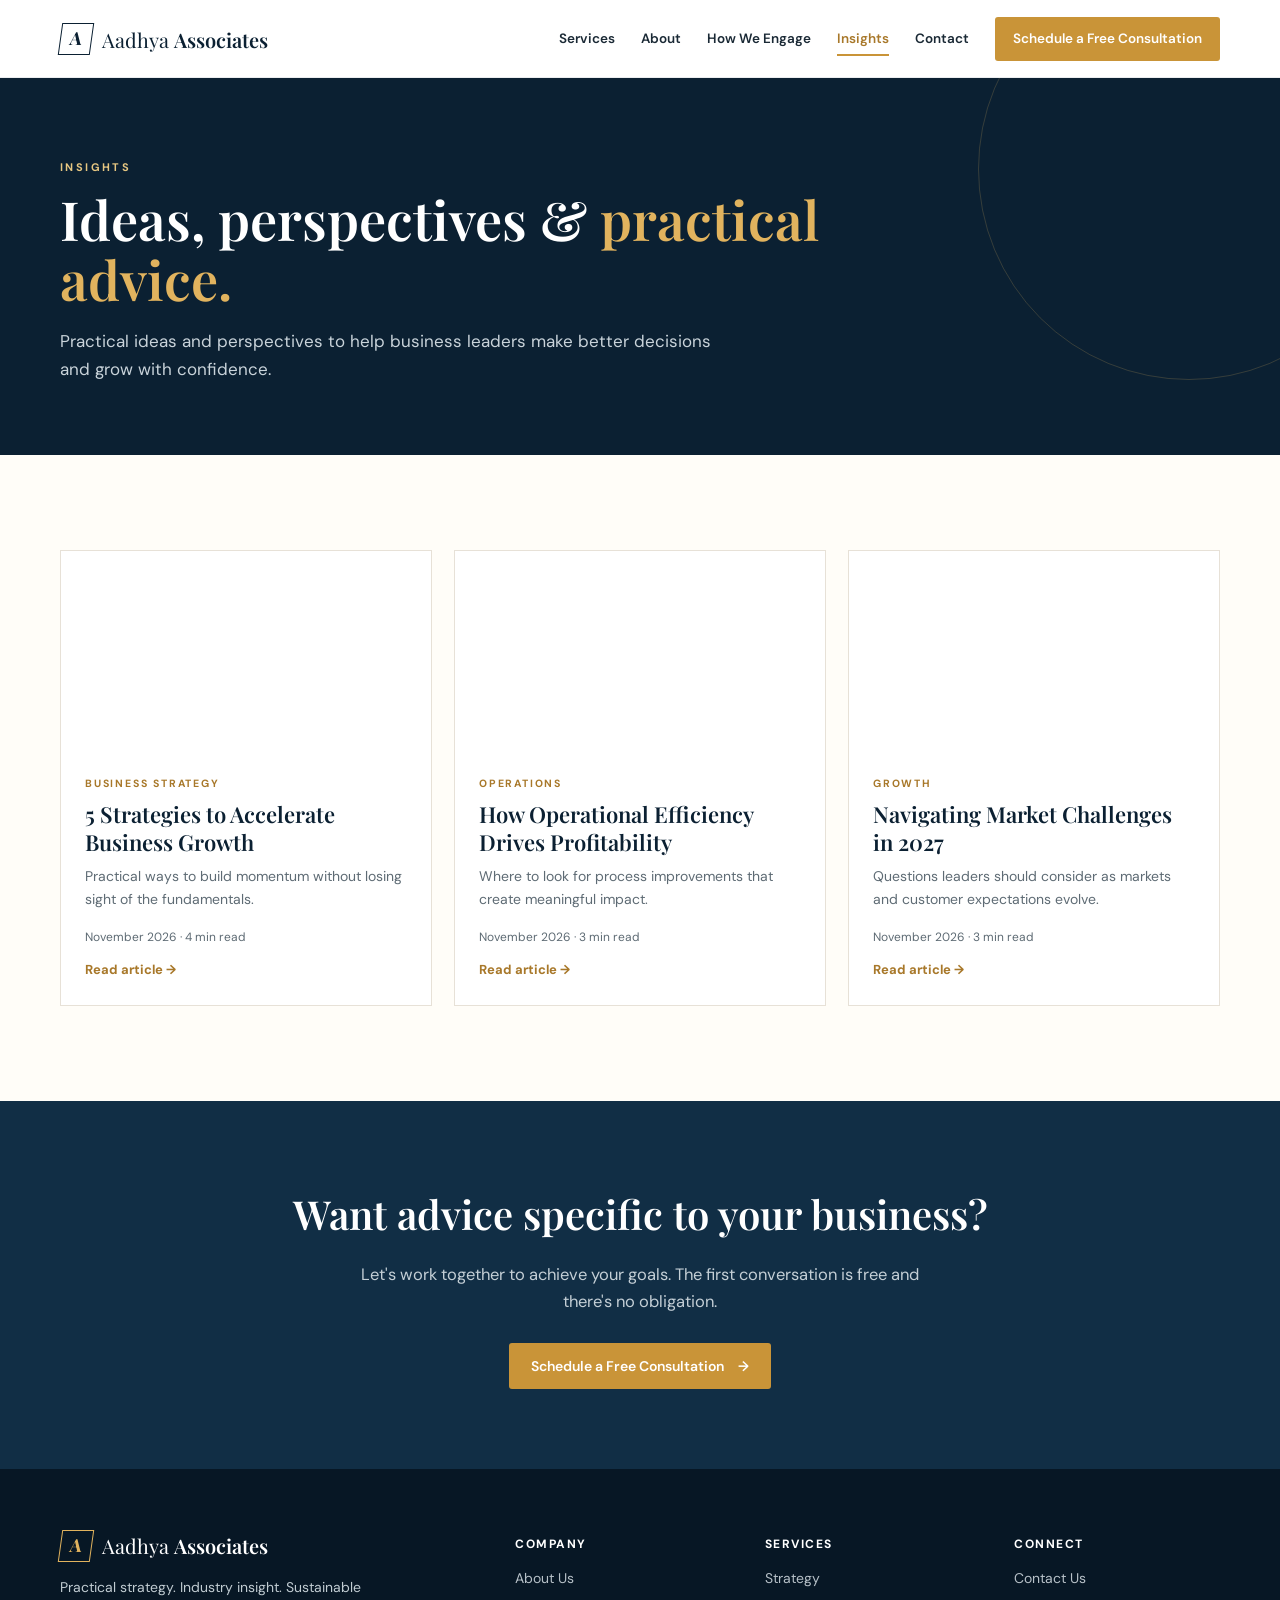
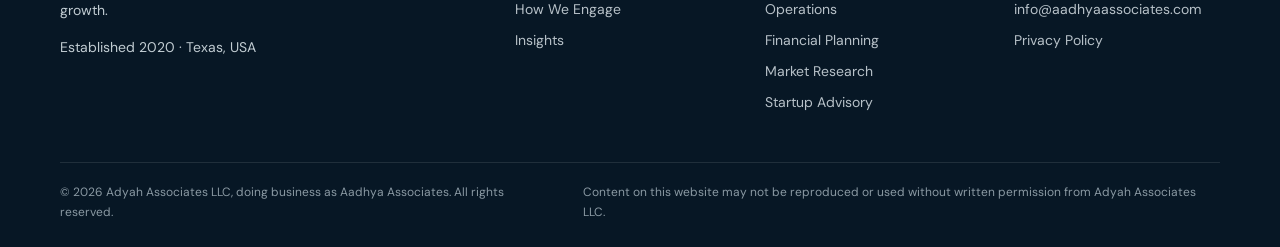
<file: insights.html>
<!doctype html>
<html lang="en">
<head>
  <meta charset="UTF-8">
  <meta name="viewport" content="width=device-width, initial-scale=1.0">
  <title>Insights | Aadhya Associates</title>
  <meta name="description" content="Business strategy, operations and growth insights from Aadhya Associates.">
  <link rel="canonical" href="https://www.aadhyaassociates.com/insights.html">
  <link rel="icon" href="favicon.svg" type="image/svg+xml">
  <link rel="icon" href="favicon-32.png" sizes="32x32" type="image/png">
  <link rel="apple-touch-icon" href="apple-touch-icon.png">
  <meta name="theme-color" content="#0b2032">
  <meta property="og:type" content="website">
  <meta property="og:site_name" content="Aadhya Associates">
  <meta property="og:title" content="Insights | Aadhya Associates">
  <meta property="og:description" content="Business strategy, operations and growth insights from Aadhya Associates.">
  <meta property="og:url" content="https://www.aadhyaassociates.com/insights.html">
  <meta property="og:image" content="https://www.aadhyaassociates.com/og-image.png">
  <meta name="twitter:card" content="summary_large_image">
  <link rel="preconnect" href="https://fonts.googleapis.com">
  <link rel="preconnect" href="https://fonts.gstatic.com" crossorigin>
  <link href="https://fonts.googleapis.com/css2?family=DM+Sans:wght@400;500;600;700&family=Playfair+Display:wght@500;600;700&display=swap" rel="stylesheet">
  <link rel="stylesheet" href="styles.css?v=3">
</head>
<body>
  <a class="skip-link" href="#main">Skip to content</a>
  <header class="site-header">
    <div class="container nav-wrap">
      <a class="brand" href="index.html" aria-label="Aadhya Associates home">
        <span class="brand-mark" aria-hidden="true">A</span>
        <span>Aadhya <b>Associates</b></span>
      </a>
      <button class="menu-toggle" aria-label="Open menu" aria-expanded="false" aria-controls="site-nav">
        <svg width="26" height="26" viewBox="0 0 24 24" fill="none" stroke="currentColor" stroke-width="1.8"><path d="M3 6h18M3 12h18M3 18h18"/></svg>
      </button>
      <nav class="nav" id="site-nav" aria-label="Main navigation">
        <a href="services.html">Services</a>
        <a href="about.html">About</a>
        <a href="how-we-engage.html">How We Engage</a>
        <a href="insights.html" aria-current="page">Insights</a>
        <a href="contact.html">Contact</a>
        <a class="nav-cta" href="contact.html">Schedule a Free Consultation</a>
      </nav>
    </div>
  </header>

  <main id="main">
    <section class="page-hero">
      <div class="container">
        <p class="eyebrow light">Insights</p>
        <h1>Ideas, perspectives &amp; <em>practical advice.</em></h1>
        <p>Practical ideas and perspectives to help business leaders make better decisions and grow with confidence.</p>
      </div>
    </section>

    <section class="section">
      <div class="container">
        <div class="article-grid">
          <article class="article"><a class="article-photo article-a" href="insights-growth-strategies.html" aria-hidden="true" tabindex="-1"></a><div class="article-body"><span class="tag">BUSINESS STRATEGY</span><h3><a href="insights-growth-strategies.html">5 Strategies to Accelerate Business Growth</a></h3><p>Practical ways to build momentum without losing sight of the fundamentals.</p><p class="meta">November 2026 · 4 min read</p><a class="read-more" href="insights-growth-strategies.html">Read article <span aria-hidden="true">→</span></a></div></article>
          <article class="article"><a class="article-photo article-b" href="insights-operational-efficiency.html" aria-hidden="true" tabindex="-1"></a><div class="article-body"><span class="tag">OPERATIONS</span><h3><a href="insights-operational-efficiency.html">How Operational Efficiency Drives Profitability</a></h3><p>Where to look for process improvements that create meaningful impact.</p><p class="meta">November 2026 · 3 min read</p><a class="read-more" href="insights-operational-efficiency.html">Read article <span aria-hidden="true">→</span></a></div></article>
          <article class="article"><a class="article-photo article-c" href="insights-market-challenges-2027.html" aria-hidden="true" tabindex="-1"></a><div class="article-body"><span class="tag">GROWTH</span><h3><a href="insights-market-challenges-2027.html">Navigating Market Challenges in 2027</a></h3><p>Questions leaders should consider as markets and customer expectations evolve.</p><p class="meta">November 2026 · 3 min read</p><a class="read-more" href="insights-market-challenges-2027.html">Read article <span aria-hidden="true">→</span></a></div></article>
        </div>
      </div>
    </section>

    <section class="cta-band">
      <div class="container">
        <h2>Want advice specific to your business?</h2>
        <p>Let's work together to achieve your goals. The first conversation is free and there's no obligation.</p>
        <a class="button button-gold" href="contact.html">Schedule a Free Consultation <span aria-hidden="true">→</span></a>
      </div>
    </section>
  </main>

  <footer class="footer">
    <div class="container footer-grid">
      <div>
        <a class="brand footer-brand" href="index.html"><span class="brand-mark" aria-hidden="true">A</span><span>Aadhya <b>Associates</b></span></a>
        <p>Practical strategy. Industry insight. Sustainable growth.</p>
        <p>Established 2020 · Texas, USA</p>
      </div>
      <div><h4>Company</h4><a href="about.html">About Us</a><a href="how-we-engage.html">How We Engage</a><a href="insights.html">Insights</a></div>
      <div><h4>Services</h4><a href="services.html#strategy">Strategy</a><a href="services.html#operations">Operations</a><a href="services.html#financial">Financial Planning</a><a href="services.html#market">Market Research</a><a href="services.html#startup">Startup Advisory</a></div>
      <div><h4>Connect</h4><a href="contact.html">Contact Us</a><a href="mailto:info@aadhyaassociates.com">info@aadhyaassociates.com</a><a href="privacy.html">Privacy Policy</a></div>
    </div>
    <div class="container footer-bottom">
      <p>© <span class="year">2026</span> Adyah Associates LLC, doing business as Aadhya Associates. All rights reserved.</p>
      <p>Content on this website may not be reproduced or used without written permission from Adyah Associates LLC.</p>
    </div>
  </footer>
  <script src="script.js?v=3" defer></script>
</body>
</html>
</file>
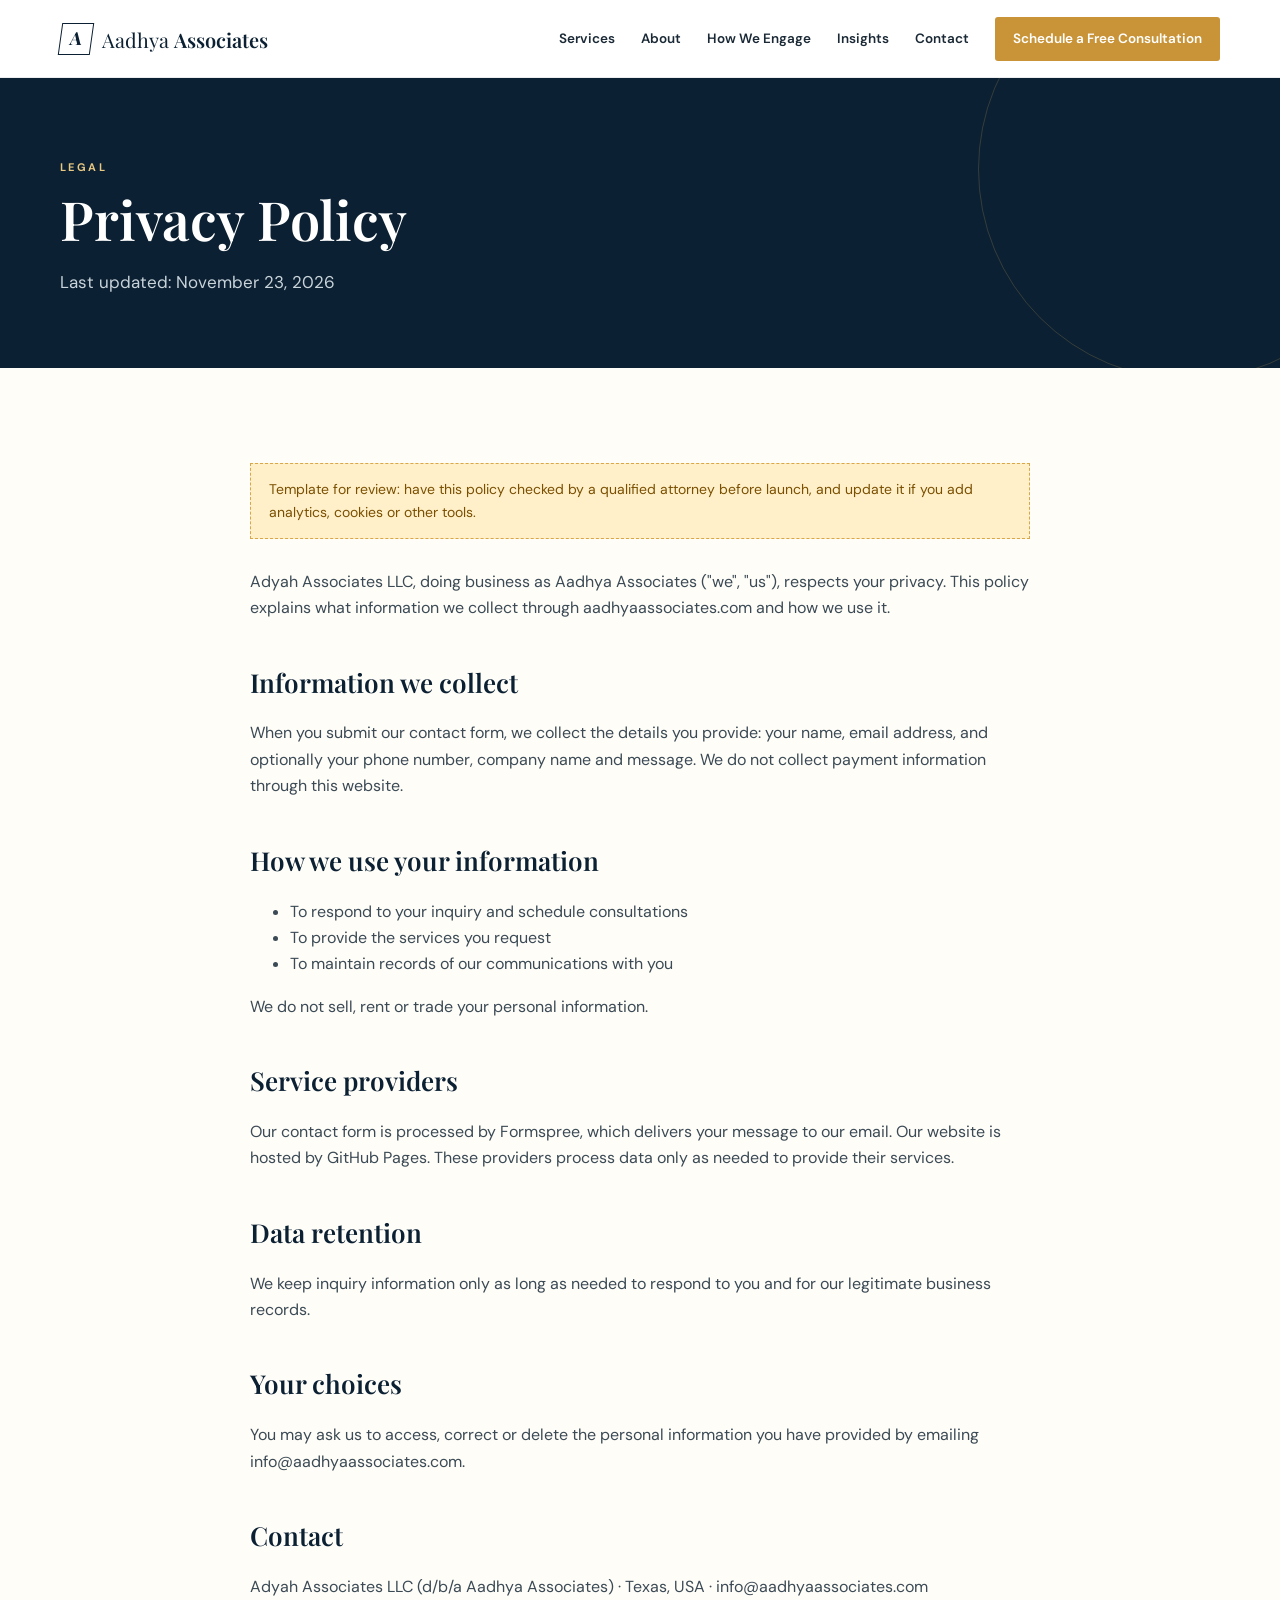
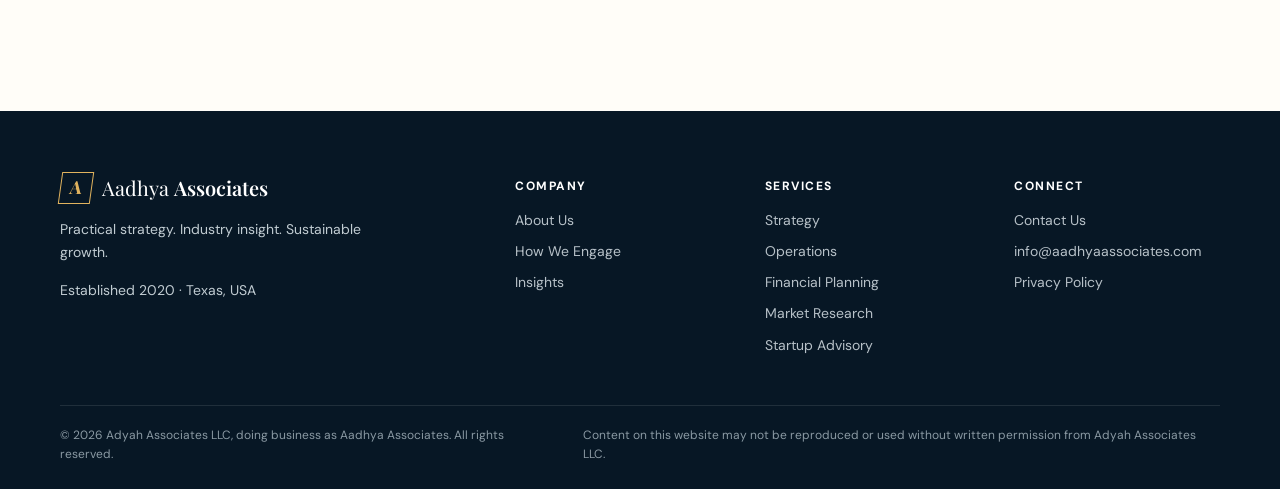
<file: privacy.html>
<!doctype html>
<html lang="en">
<head>
  <meta charset="UTF-8">
  <meta name="viewport" content="width=device-width, initial-scale=1.0">
  <title>Privacy Policy | Aadhya Associates</title>
  <meta name="description" content="How Aadhya Associates collects and uses information submitted through this website.">
  <link rel="canonical" href="https://www.aadhyaassociates.com/privacy.html">
  <link rel="icon" href="favicon.svg" type="image/svg+xml">
  <link rel="icon" href="favicon-32.png" sizes="32x32" type="image/png">
  <link rel="apple-touch-icon" href="apple-touch-icon.png">
  <meta name="theme-color" content="#0b2032">
  <meta property="og:type" content="website">
  <meta property="og:site_name" content="Aadhya Associates">
  <meta property="og:title" content="Privacy Policy | Aadhya Associates">
  <meta property="og:description" content="How Aadhya Associates collects and uses information submitted through this website.">
  <meta property="og:url" content="https://www.aadhyaassociates.com/privacy.html">
  <meta property="og:image" content="https://www.aadhyaassociates.com/og-image.png">
  <meta name="twitter:card" content="summary_large_image">
  <link rel="preconnect" href="https://fonts.googleapis.com">
  <link rel="preconnect" href="https://fonts.gstatic.com" crossorigin>
  <link href="https://fonts.googleapis.com/css2?family=DM+Sans:wght@400;500;600;700&family=Playfair+Display:wght@500;600;700&display=swap" rel="stylesheet">
  <link rel="stylesheet" href="styles.css?v=3">
</head>
<body>
  <a class="skip-link" href="#main">Skip to content</a>
  <header class="site-header">
    <div class="container nav-wrap">
      <a class="brand" href="index.html" aria-label="Aadhya Associates home">
        <span class="brand-mark" aria-hidden="true">A</span>
        <span>Aadhya <b>Associates</b></span>
      </a>
      <button class="menu-toggle" aria-label="Open menu" aria-expanded="false" aria-controls="site-nav">
        <svg width="26" height="26" viewBox="0 0 24 24" fill="none" stroke="currentColor" stroke-width="1.8"><path d="M3 6h18M3 12h18M3 18h18"/></svg>
      </button>
      <nav class="nav" id="site-nav" aria-label="Main navigation">
        <a href="services.html">Services</a>
        <a href="about.html">About</a>
        <a href="how-we-engage.html">How We Engage</a>
        <a href="insights.html">Insights</a>
        <a href="contact.html">Contact</a>
        <a class="nav-cta" href="contact.html">Schedule a Free Consultation</a>
      </nav>
    </div>
  </header>

  <main id="main">
    <section class="page-hero">
      <div class="container">
        <p class="eyebrow light">Legal</p>
        <h1>Privacy Policy</h1>
        <p>Last updated: November 23, 2026</p>
      </div>
    </section>

    <section class="section">
      <div class="container legal">
        <div class="legal-note">Template for review: have this policy checked by a qualified attorney before launch, and update it if you add analytics, cookies or other tools.</div>
        <p>Adyah Associates LLC, doing business as Aadhya Associates ("we", "us"), respects your privacy. This policy explains what information we collect through aadhyaassociates.com and how we use it.</p>
        <h2>Information we collect</h2>
        <p>When you submit our contact form, we collect the details you provide: your name, email address, and optionally your phone number, company name and message. We do not collect payment information through this website.</p>
        <h2>How we use your information</h2>
        <ul>
          <li>To respond to your inquiry and schedule consultations</li>
          <li>To provide the services you request</li>
          <li>To maintain records of our communications with you</li>
        </ul>
        <p>We do not sell, rent or trade your personal information.</p>
        <h2>Service providers</h2>
        <p>Our contact form is processed by Formspree, which delivers your message to our email. Our website is hosted by GitHub Pages. These providers process data only as needed to provide their services.</p>
        <h2>Data retention</h2>
        <p>We keep inquiry information only as long as needed to respond to you and for our legitimate business records.</p>
        <h2>Your choices</h2>
        <p>You may ask us to access, correct or delete the personal information you have provided by emailing <a href="mailto:info@aadhyaassociates.com">info@aadhyaassociates.com</a>.</p>
        <h2>Contact</h2>
        <p>Adyah Associates LLC (d/b/a Aadhya Associates) · Texas, USA · <a href="mailto:info@aadhyaassociates.com">info@aadhyaassociates.com</a></p>
      </div>
    </section>
  </main>

  <footer class="footer">
    <div class="container footer-grid">
      <div>
        <a class="brand footer-brand" href="index.html"><span class="brand-mark" aria-hidden="true">A</span><span>Aadhya <b>Associates</b></span></a>
        <p>Practical strategy. Industry insight. Sustainable growth.</p>
        <p>Established 2020 · Texas, USA</p>
      </div>
      <div><h4>Company</h4><a href="about.html">About Us</a><a href="how-we-engage.html">How We Engage</a><a href="insights.html">Insights</a></div>
      <div><h4>Services</h4><a href="services.html#strategy">Strategy</a><a href="services.html#operations">Operations</a><a href="services.html#financial">Financial Planning</a><a href="services.html#market">Market Research</a><a href="services.html#startup">Startup Advisory</a></div>
      <div><h4>Connect</h4><a href="contact.html">Contact Us</a><a href="mailto:info@aadhyaassociates.com">info@aadhyaassociates.com</a><a href="privacy.html">Privacy Policy</a></div>
    </div>
    <div class="container footer-bottom">
      <p>© <span class="year">2026</span> Adyah Associates LLC, doing business as Aadhya Associates. All rights reserved.</p>
      <p>Content on this website may not be reproduced or used without written permission from Adyah Associates LLC.</p>
    </div>
  </footer>
  <script src="script.js?v=3" defer></script>
</body>
</html>
</file>
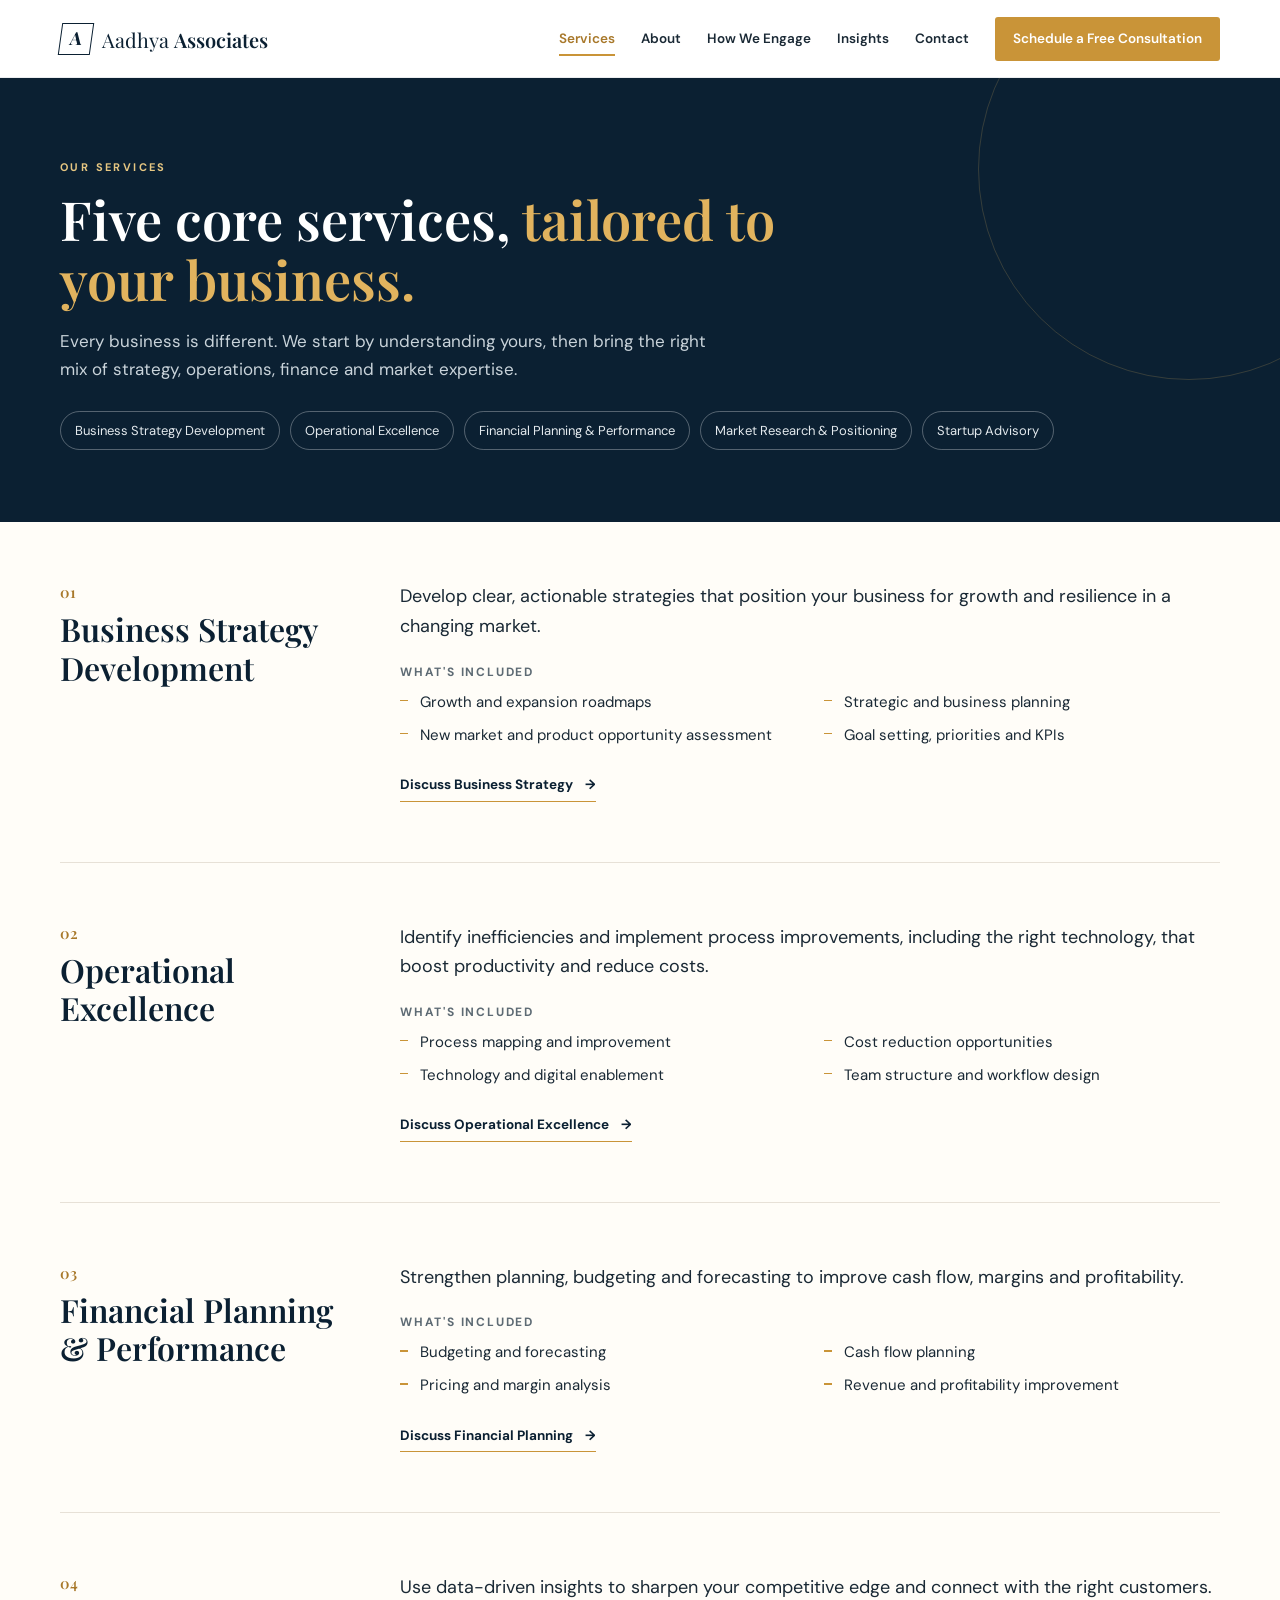
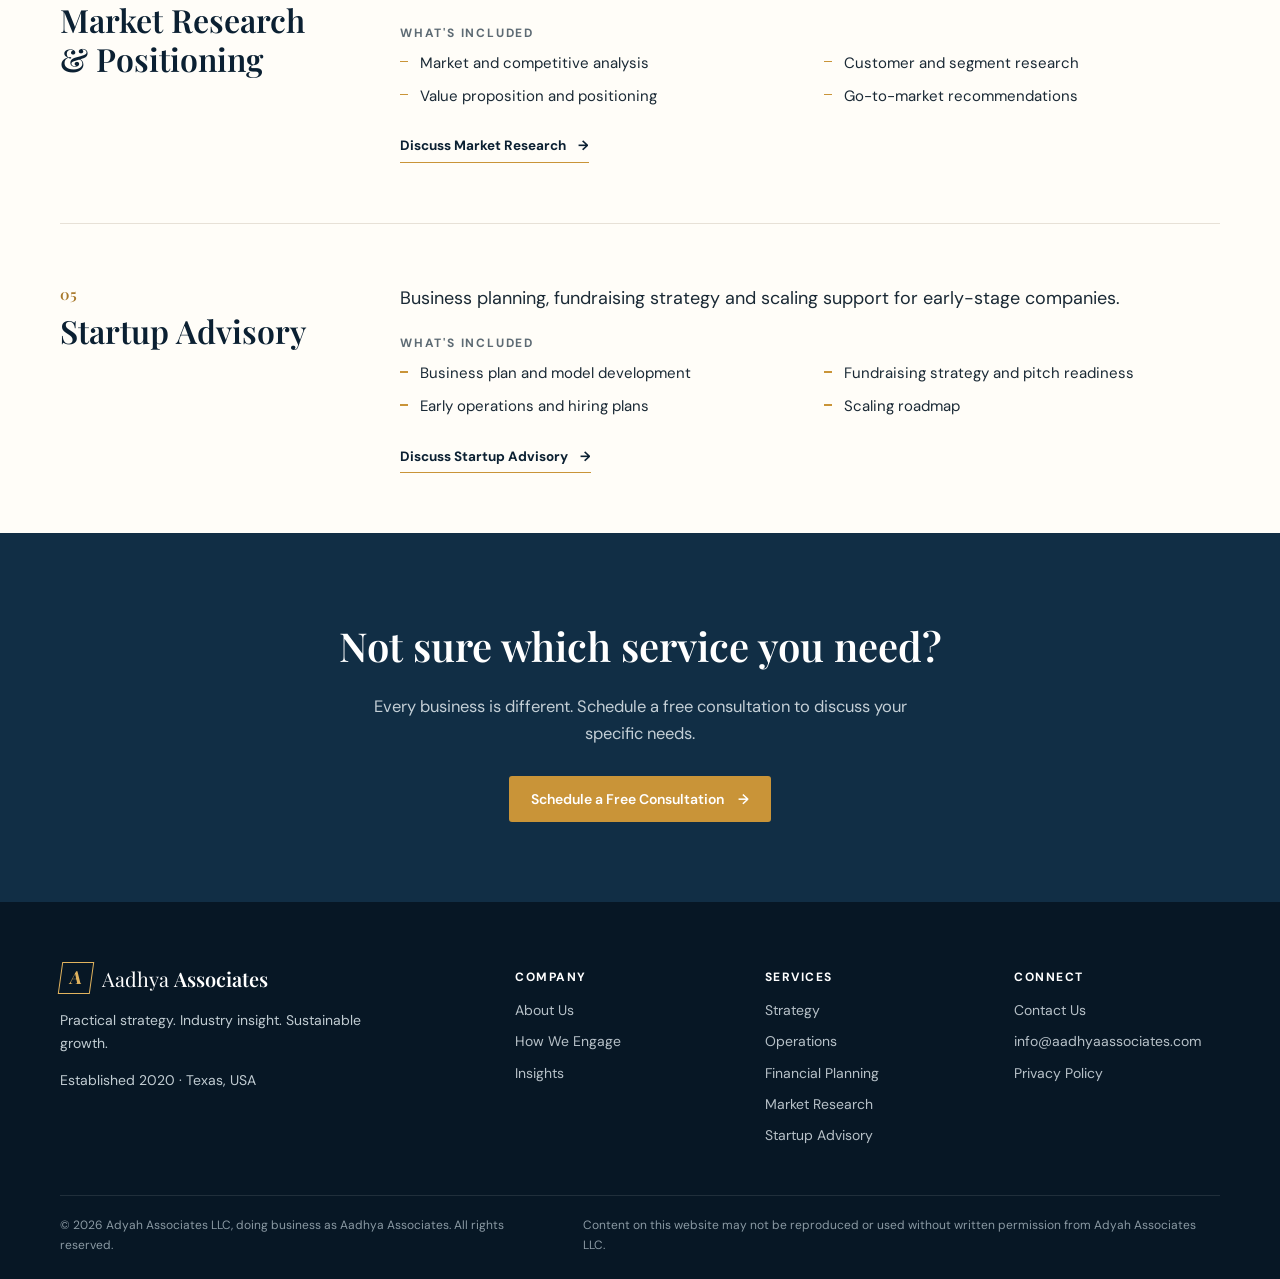
<file: services.html>
<!doctype html>
<html lang="en">
<head>
  <meta charset="UTF-8">
  <meta name="viewport" content="width=device-width, initial-scale=1.0">
  <title>Services | Aadhya Associates</title>
  <meta name="description" content="Business strategy, operational excellence, financial planning, market research and startup advisory from Aadhya Associates.">
  <link rel="canonical" href="https://www.aadhyaassociates.com/services.html">
  <link rel="icon" href="favicon.svg" type="image/svg+xml">
  <link rel="icon" href="favicon-32.png" sizes="32x32" type="image/png">
  <link rel="apple-touch-icon" href="apple-touch-icon.png">
  <meta name="theme-color" content="#0b2032">
  <meta property="og:type" content="website">
  <meta property="og:site_name" content="Aadhya Associates">
  <meta property="og:title" content="Services | Aadhya Associates">
  <meta property="og:description" content="Business strategy, operational excellence, financial planning, market research and startup advisory from Aadhya Associates.">
  <meta property="og:url" content="https://www.aadhyaassociates.com/services.html">
  <meta property="og:image" content="https://www.aadhyaassociates.com/og-image.png">
  <meta name="twitter:card" content="summary_large_image">
  <link rel="preconnect" href="https://fonts.googleapis.com">
  <link rel="preconnect" href="https://fonts.gstatic.com" crossorigin>
  <link href="https://fonts.googleapis.com/css2?family=DM+Sans:wght@400;500;600;700&family=Playfair+Display:wght@500;600;700&display=swap" rel="stylesheet">
  <link rel="stylesheet" href="styles.css?v=3">
</head>
<body>
  <a class="skip-link" href="#main">Skip to content</a>
  <header class="site-header">
    <div class="container nav-wrap">
      <a class="brand" href="index.html" aria-label="Aadhya Associates home">
        <span class="brand-mark" aria-hidden="true">A</span>
        <span>Aadhya <b>Associates</b></span>
      </a>
      <button class="menu-toggle" aria-label="Open menu" aria-expanded="false" aria-controls="site-nav">
        <svg width="26" height="26" viewBox="0 0 24 24" fill="none" stroke="currentColor" stroke-width="1.8"><path d="M3 6h18M3 12h18M3 18h18"/></svg>
      </button>
      <nav class="nav" id="site-nav" aria-label="Main navigation">
        <a href="services.html" aria-current="page">Services</a>
        <a href="about.html">About</a>
        <a href="how-we-engage.html">How We Engage</a>
        <a href="insights.html">Insights</a>
        <a href="contact.html">Contact</a>
        <a class="nav-cta" href="contact.html">Schedule a Free Consultation</a>
      </nav>
    </div>
  </header>

  <main id="main">
    <section class="page-hero">
      <div class="container">
        <p class="eyebrow light">Our Services</p>
        <h1>Five core services, <em>tailored to your business.</em></h1>
        <p>Every business is different. We start by understanding yours, then bring the right mix of strategy, operations, finance and market expertise.</p>
        <nav class="svc-nav" aria-label="Services"><a href="#strategy">Business Strategy Development</a><a href="#operations">Operational Excellence</a><a href="#financial">Financial Planning & Performance</a><a href="#market">Market Research & Positioning</a><a href="#startup">Startup Advisory</a></nav>
      </div>
    </section>

    <section>
      <div class="container">
        <article class="svc-detail" id="strategy">
          <div><div class="num">01</div><h2>Business Strategy Development</h2></div>
          <div>
            <p class="lead">Develop clear, actionable strategies that position your business for growth and resilience in a changing market.</p>
            <h3>What's included</h3>
            <ul><li>Growth and expansion roadmaps</li><li>Strategic and business planning</li><li>New market and product opportunity assessment</li><li>Goal setting, priorities and KPIs</li></ul>
            <a class="text-link" href="contact.html">Discuss Business Strategy <span aria-hidden="true">→</span></a>
          </div>
        </article>
        <article class="svc-detail" id="operations">
          <div><div class="num">02</div><h2>Operational Excellence</h2></div>
          <div>
            <p class="lead">Identify inefficiencies and implement process improvements, including the right technology, that boost productivity and reduce costs.</p>
            <h3>What's included</h3>
            <ul><li>Process mapping and improvement</li><li>Cost reduction opportunities</li><li>Technology and digital enablement</li><li>Team structure and workflow design</li></ul>
            <a class="text-link" href="contact.html">Discuss Operational Excellence <span aria-hidden="true">→</span></a>
          </div>
        </article>
        <article class="svc-detail" id="financial">
          <div><div class="num">03</div><h2>Financial Planning & Performance</h2></div>
          <div>
            <p class="lead">Strengthen planning, budgeting and forecasting to improve cash flow, margins and profitability.</p>
            <h3>What's included</h3>
            <ul><li>Budgeting and forecasting</li><li>Cash flow planning</li><li>Pricing and margin analysis</li><li>Revenue and profitability improvement</li></ul>
            <a class="text-link" href="contact.html">Discuss Financial Planning <span aria-hidden="true">→</span></a>
          </div>
        </article>
        <article class="svc-detail" id="market">
          <div><div class="num">04</div><h2>Market Research & Positioning</h2></div>
          <div>
            <p class="lead">Use data-driven insights to sharpen your competitive edge and connect with the right customers.</p>
            <h3>What's included</h3>
            <ul><li>Market and competitive analysis</li><li>Customer and segment research</li><li>Value proposition and positioning</li><li>Go-to-market recommendations</li></ul>
            <a class="text-link" href="contact.html">Discuss Market Research <span aria-hidden="true">→</span></a>
          </div>
        </article>
        <article class="svc-detail" id="startup">
          <div><div class="num">05</div><h2>Startup Advisory</h2></div>
          <div>
            <p class="lead">Business planning, fundraising strategy and scaling support for early-stage companies.</p>
            <h3>What's included</h3>
            <ul><li>Business plan and model development</li><li>Fundraising strategy and pitch readiness</li><li>Early operations and hiring plans</li><li>Scaling roadmap</li></ul>
            <a class="text-link" href="contact.html">Discuss Startup Advisory <span aria-hidden="true">→</span></a>
          </div>
        </article>
      </div>
    </section>

    <section class="cta-band">
      <div class="container">
        <h2>Not sure which service you need?</h2>
        <p>Every business is different. Schedule a free consultation to discuss your specific needs.</p>
        <a class="button button-gold" href="contact.html">Schedule a Free Consultation <span aria-hidden="true">→</span></a>
      </div>
    </section>
  </main>

  <footer class="footer">
    <div class="container footer-grid">
      <div>
        <a class="brand footer-brand" href="index.html"><span class="brand-mark" aria-hidden="true">A</span><span>Aadhya <b>Associates</b></span></a>
        <p>Practical strategy. Industry insight. Sustainable growth.</p>
        <p>Established 2020 · Texas, USA</p>
      </div>
      <div><h4>Company</h4><a href="about.html">About Us</a><a href="how-we-engage.html">How We Engage</a><a href="insights.html">Insights</a></div>
      <div><h4>Services</h4><a href="services.html#strategy">Strategy</a><a href="services.html#operations">Operations</a><a href="services.html#financial">Financial Planning</a><a href="services.html#market">Market Research</a><a href="services.html#startup">Startup Advisory</a></div>
      <div><h4>Connect</h4><a href="contact.html">Contact Us</a><a href="mailto:info@aadhyaassociates.com">info@aadhyaassociates.com</a><a href="privacy.html">Privacy Policy</a></div>
    </div>
    <div class="container footer-bottom">
      <p>© <span class="year">2026</span> Adyah Associates LLC, doing business as Aadhya Associates. All rights reserved.</p>
      <p>Content on this website may not be reproduced or used without written permission from Adyah Associates LLC.</p>
    </div>
  </footer>
  <script src="script.js?v=3" defer></script>
</body>
</html>
</file>
<file: styles.css>
:root{--navy:#0b2032;--navy2:#112e45;--gold:#c99438;--gold2:#e1b35e;--gold-dark:#a8782a;--cream:#f5f1e9;--paper:#fffdf8;--ink:#1a2935;--muted:#5e6b74;--line:#e7e1d7;--shadow:0 12px 30px rgba(12,31,47,.08)}
*{box-sizing:border-box}
html{scroll-behavior:smooth}
body{margin:0;color:var(--ink);background:var(--paper);font-family:'DM Sans',sans-serif;line-height:1.65;-webkit-font-smoothing:antialiased}
a{text-decoration:none;color:inherit}
img{max-width:100%;display:block}
.container{width:min(1160px,calc(100% - 40px));margin:auto}
.skip-link{position:absolute;left:-999px;top:8px;background:var(--navy);color:#fff;padding:8px 14px;z-index:100}
.skip-link:focus{left:8px}
:focus-visible{outline:2px solid var(--gold);outline-offset:3px}

/* Placeholder highlighting: remove the .ph wrapper once real content is added */
.ph{background:#fff0c9;color:#7a4f00;border:1px dashed #d9a648;border-radius:3px;padding:0 4px;font-style:normal}
.dark .ph,.hero .ph,.contact-band .ph,.footer .ph{background:rgba(225,179,94,.18);color:#f2d59a;border-color:rgba(225,179,94,.6)}

/* Header */
.site-header{height:78px;background:#fff;position:sticky;top:0;z-index:50;border-bottom:1px solid rgba(11,32,50,.08)}
.nav-wrap{height:78px;display:flex;align-items:center;justify-content:space-between;gap:20px}
.brand{display:flex;align-items:center;gap:10px;font-family:'Playfair Display',serif;font-size:20px;color:var(--navy);white-space:nowrap}
.brand b{font-weight:600}
.brand-mark{display:grid;place-items:center;width:32px;height:32px;border:1.5px solid var(--navy);font-family:'Playfair Display',serif;font-weight:700;font-size:18px;transform:skew(-8deg)}
.nav{display:flex;align-items:center;gap:26px;font-size:13.5px;font-weight:600}
.nav a{transition:color .2s;position:relative}
.nav a:not(.nav-cta):hover,.nav a[aria-current=page]:not(.nav-cta){color:var(--gold-dark)}
.nav a[aria-current=page]:not(.nav-cta)::after{content:"";position:absolute;left:0;right:0;bottom:-6px;height:2px;background:var(--gold)}
.nav-cta{background:var(--gold);color:#fff!important;padding:11px 18px;border-radius:3px;transition:background .2s}
.nav-cta:hover{background:var(--gold-dark)}
.menu-toggle{display:none;border:0;background:none;padding:8px;color:var(--navy);cursor:pointer}
.menu-toggle svg{display:block}

/* Buttons & type */
.eyebrow{font-size:11px;letter-spacing:2.4px;font-weight:700;color:var(--gold-dark);margin:0 0 14px;text-transform:uppercase}
.eyebrow.light{color:#e7c782}
.button{display:inline-flex;align-items:center;gap:14px;border:0;padding:14px 22px;font:600 14px 'DM Sans',sans-serif;cursor:pointer;border-radius:3px;transition:background .2s,transform .2s}
.button-gold{background:var(--gold);color:#fff}
.button-gold:hover{background:var(--gold-dark)}
.button-outline{border:1px solid rgba(255,255,255,.45);color:#fff}
.button-outline:hover{border-color:#fff}
.text-link{display:inline-flex;gap:12px;color:var(--navy);font-weight:700;font-size:13.5px;border-bottom:1px solid var(--gold);padding-bottom:4px}
.text-link:hover{color:var(--gold-dark)}
h1,h2,h3{font-family:'Playfair Display',serif;color:var(--navy);font-weight:600}
.section{padding:95px 0}
.section-heading{max-width:760px;margin-bottom:46px}
.section-heading.center{text-align:center;margin-left:auto;margin-right:auto}
.section-heading h2,.copy-block h2{font-size:42px;line-height:1.15;margin:0 0 18px}
.section-heading>p:not(.eyebrow){color:var(--muted);margin:0;font-size:16.5px}
h2 em,h1 em{font-style:normal;color:var(--gold)}
.dark h2 em,.hero h1 em,.page-hero h1 em,.contact-band h2 em{color:var(--gold2)}
.dark{background:var(--navy);color:#fff}
.dark h2,.dark h3{color:#fff}
.dark .section-heading>p:not(.eyebrow){color:#bdc8d0}
.cream{background:var(--cream)}

/* Hero */
.hero{min-height:600px;position:relative;background:url('https://images.unsplash.com/photo-1497366754035-f200968a6e72?auto=format&fit=crop&w=1800&q=80') center/cover;display:flex;align-items:center}
.hero-overlay{position:absolute;inset:0;background:linear-gradient(90deg,rgba(6,23,37,.94) 0%,rgba(6,23,37,.8) 50%,rgba(6,23,37,.3) 100%)}
.hero-content{position:relative;color:#fff;padding:100px 0 110px}
.hero h1{font-size:clamp(40px,5vw,64px);line-height:1.08;color:#fff;max-width:760px;margin:0 0 24px}
.hero-copy{max-width:640px;color:#e3e9ed;font-size:17.5px;margin:0 0 32px}
.hero-actions{display:flex;gap:14px;flex-wrap:wrap}

/* Page hero (inner pages) */
.page-hero{background:var(--navy);color:#fff;padding:80px 0 72px;position:relative;overflow:hidden}
.page-hero::after{content:"";position:absolute;right:-120px;top:-120px;width:420px;height:420px;border:1px solid rgba(225,179,94,.2);border-radius:50%}
.page-hero h1{color:#fff;font-size:clamp(36px,4.4vw,54px);line-height:1.1;margin:0 0 18px;max-width:760px}
.page-hero p:not(.eyebrow){color:#c9d3da;font-size:17px;max-width:660px;margin:0}

/* Proof strip */
.proof-strip{background:#fff;border-bottom:1px solid var(--line)}
.proof-grid{display:grid;grid-template-columns:repeat(4,1fr);padding:26px 0}
.proof-grid>div{padding:0 26px;border-right:1px solid var(--line);text-align:center}
.proof-grid>div:last-child{border:0}
.proof-grid strong{display:block;font:600 30px/1.1 'Playfair Display',serif;color:var(--navy);margin-bottom:4px}
.proof-grid span{font-size:13px;color:var(--muted)}

/* Two-column */
.two-col{display:grid;grid-template-columns:1fr 1fr;gap:80px;align-items:center}
.image-card{min-height:440px;background-position:center;background-size:cover;box-shadow:var(--shadow);border-radius:2px}
.image-one{background-image:url('https://images.unsplash.com/photo-1556761175-b413da4baf72?auto=format&fit=crop&w=1100&q=80')}
.image-two{background-image:url('https://images.unsplash.com/photo-1551836022-d5d88e9218df?auto=format&fit=crop&w=1100&q=80')}
.copy-block p{color:var(--muted);font-size:16.5px}
.check-list{list-style:none;padding:0;margin:26px 0 0}
.check-list li{padding:11px 0;border-bottom:1px solid var(--line);font-size:15px}
.check-list li::before{content:'✓';color:var(--gold);font-weight:700;margin-right:12px}

/* Service cards */
.card-grid{display:grid;grid-template-columns:repeat(3,1fr);gap:20px}
.service-card{background:#fff;padding:30px;border:1px solid #e9e2d7;transition:transform .25s,box-shadow .25s;display:flex;flex-direction:column}
.service-card:hover{transform:translateY(-4px);box-shadow:var(--shadow)}
.service-card.featured{background:var(--navy);border-color:var(--navy);color:#fff}
.service-card.featured h3{color:#fff}
.service-card.featured p{color:#c9d3da}
.service-icon{width:46px;height:46px;display:grid;place-items:center;border:1px solid var(--gold);color:var(--gold);margin-bottom:20px}
.service-icon svg{width:22px;height:22px}
.service-card h3{font-size:21px;line-height:1.25;margin:0 0 10px}
.service-card p{font-size:14.5px;color:var(--muted);margin:0 0 18px}
.service-card a{font-size:13px;font-weight:700;color:var(--gold-dark);margin-top:auto}
.service-card.featured a{color:var(--gold2)}

/* Testimonial feature */
.quote-feature{max-width:860px;margin:auto;text-align:center}
.quote-feature blockquote{font:500 28px/1.4 'Playfair Display',serif;color:var(--navy);margin:0 0 22px}
.quote-feature blockquote::before{content:"“";display:block;font-size:72px;line-height:.6;color:var(--gold);margin-bottom:18px}
.quote-feature cite{font-style:normal;font-size:14px;color:var(--muted)}
.quote-feature cite b{color:var(--navy)}

/* Industries */
.industry-grid{display:grid;grid-template-columns:repeat(4,1fr);gap:14px}
.industry-card{position:relative;height:230px;overflow:hidden;background:#19364e}
.industry-photo{position:absolute;inset:0;background-position:center;background-size:cover;opacity:.55;transition:transform .4s,opacity .3s}
.industry-card:hover .industry-photo{transform:scale(1.05);opacity:.7}
.industry-text{position:absolute;bottom:0;left:0;right:0;padding:40px 18px 16px;background:linear-gradient(transparent,rgba(4,14,23,.92))}
.industry-text strong{display:block;font-size:15px;margin-bottom:3px}
.industry-text span{display:block;font-size:12.5px;line-height:1.45;color:#cfd8de}
.photo-health{background-image:url('https://images.unsplash.com/photo-1576091160399-112ba8d25d1d?auto=format&fit=crop&w=700&q=75')}
.photo-services{background-image:url('https://images.unsplash.com/photo-1497366811353-6870744d04b2?auto=format&fit=crop&w=700&q=75')}
.photo-retail{background-image:url('https://images.unsplash.com/photo-1441986300917-64674bd600d8?auto=format&fit=crop&w=700&q=75')}
.photo-manufacturing{background-image:url('https://images.unsplash.com/photo-1565793298595-6a879b1d9492?auto=format&fit=crop&w=700&q=75')}
.photo-tech{background-image:url('https://images.unsplash.com/photo-1518770660439-4636190af475?auto=format&fit=crop&w=700&q=75')}
.photo-realestate{background-image:url('https://images.unsplash.com/photo-1486406146926-c627a92ad1ab?auto=format&fit=crop&w=700&q=75')}
.photo-hospitality{background-image:url('https://images.unsplash.com/photo-1566073771259-6a8506099945?auto=format&fit=crop&w=700&q=75')}
.photo-startup{background-image:url('https://images.unsplash.com/photo-1556761175-5973dc0f32e7?auto=format&fit=crop&w=700&q=75')}

/* Process timeline */
.timeline{display:grid;grid-template-columns:repeat(4,1fr);gap:28px;position:relative;counter-reset:step}
.timeline::before{content:"";position:absolute;top:27px;left:12%;right:12%;height:1px;background:linear-gradient(90deg,var(--gold),#d9d0c3)}
.step{text-align:center;position:relative}
.step-num{width:56px;height:56px;margin:0 auto 18px;border-radius:50%;background:var(--paper);border:1.5px solid var(--gold);display:grid;place-items:center;font:600 18px 'Playfair Display',serif;color:var(--gold-dark);position:relative}
.step h3{font-size:21px;margin:0 0 8px}
.step p{font-size:14.5px;color:var(--muted);margin:0}

/* Articles */
.article-grid{display:grid;grid-template-columns:repeat(3,1fr);gap:22px}
.article{background:#fff;border:1px solid var(--line);display:flex;flex-direction:column}
.article-photo{height:200px;background-position:center;background-size:cover}
.article-a{background-image:url('https://images.unsplash.com/photo-1551836022-4c4c79ecde51?auto=format&fit=crop&w=800&q=75')}
.article-b{background-image:url('https://images.unsplash.com/photo-1497366216548-37526070297c?auto=format&fit=crop&w=800&q=75')}
.article-c{background-image:url('https://images.unsplash.com/photo-1521737711867-e3b97375f902?auto=format&fit=crop&w=800&q=75')}
.article-body{padding:24px;display:flex;flex-direction:column;flex:1}
.article-body .tag{font-size:10.5px;letter-spacing:1.8px;font-weight:700;color:var(--gold-dark)}
.article h3{font-size:22px;line-height:1.25;margin:9px 0}
.article p{font-size:14px;color:var(--muted);margin:0 0 16px}
.article .meta{margin-top:auto;font-size:12px;color:var(--muted)}

/* CTA band */
.cta-band{background:var(--navy2);color:#fff;padding:80px 0;text-align:center}
.cta-band h2{color:#fff;font-size:40px;margin:0 0 14px}
.cta-band p{color:#c4cfd6;margin:0 auto 28px;max-width:560px;font-size:16.5px}

/* Services detail page */
.svc-detail{display:grid;grid-template-columns:280px 1fr;gap:60px;padding:60px 0;border-bottom:1px solid var(--line);scroll-margin-top:100px}
.svc-detail:last-child{border-bottom:0}
.svc-detail .num{font:600 15px 'Playfair Display',serif;color:var(--gold-dark);letter-spacing:1px}
.svc-detail h2{font-size:32px;line-height:1.2;margin:8px 0 0}
.svc-detail .lead{font-size:18px;color:var(--ink);margin:0 0 22px}
.svc-detail h3{font:700 12px 'DM Sans',sans-serif;letter-spacing:1.8px;text-transform:uppercase;color:var(--muted);margin:0 0 10px}
.svc-detail ul{margin:0 0 24px;padding:0;list-style:none;display:grid;grid-template-columns:1fr 1fr;gap:8px 28px}
.svc-detail li{font-size:15px;padding-left:20px;position:relative}
.svc-detail li::before{content:"";position:absolute;left:0;top:10px;width:8px;height:1.5px;background:var(--gold)}
.svc-detail .note{font-size:13.5px;color:var(--muted);font-style:italic}
.svc-nav{display:flex;gap:10px;flex-wrap:wrap;margin-top:28px}
.svc-nav a{border:1px solid rgba(255,255,255,.3);padding:8px 14px;font-size:13px;border-radius:30px;color:#e3e9ed}
.svc-nav a:hover{border-color:var(--gold2);color:#fff}

/* About page */
.founder{display:grid;grid-template-columns:360px 1fr;gap:64px;align-items:start}
.founder-photo{aspect-ratio:4/5;background:var(--cream);border:1px dashed #d9a648;display:grid;place-items:center;text-align:center;color:#7a4f00;font-size:14px;padding:20px}
.founder h2{font-size:36px;margin:0 0 4px}
.founder .role{color:var(--gold-dark);font-weight:600;margin:0 0 20px}
.founder p{color:var(--muted);font-size:16px}
.creds{display:flex;flex-wrap:wrap;gap:8px;margin:18px 0 24px;padding:0;list-style:none}
.creds li{font-size:13px;border:1px solid var(--line);padding:6px 12px;background:#fff}
.mission{font:500 30px/1.4 'Playfair Display',serif;color:var(--navy);max-width:900px;margin:0 auto;text-align:center}
.value-grid{display:grid;grid-template-columns:repeat(5,1fr);gap:16px}
.value{background:#fff;border:1px solid var(--line);padding:22px;font-size:14.5px;font-weight:600;color:var(--navy)}
.value span{display:block;color:var(--gold);font:600 22px 'Playfair Display',serif;margin-bottom:8px}

/* Success stories */
.testimonials{display:grid;grid-template-columns:1fr 1fr;gap:22px}
.testimonial{background:#fff;border:1px solid var(--line);padding:32px}
.testimonial blockquote{font:500 20px/1.5 'Playfair Display',serif;color:var(--navy);margin:0 0 18px}
.testimonial cite{font-style:normal;font-size:14px;color:var(--muted)}
.case{display:grid;grid-template-columns:repeat(4,1fr);border:1px solid var(--line);background:#fff;margin-bottom:20px}
.case>div{padding:24px;border-right:1px solid var(--line)}
.case>div:last-child{border:0;background:var(--cream)}
.case h3{font:700 11px 'DM Sans',sans-serif;letter-spacing:1.6px;text-transform:uppercase;color:var(--gold-dark);margin:0 0 8px}
.case p{margin:0;font-size:14.5px}

/* Contact */
.contact-band{padding:90px 0;background:var(--navy2);color:#fff}
.contact-grid{display:grid;grid-template-columns:.9fr 1.1fr;gap:80px;align-items:start}
.contact-band h2{color:#fff;font-size:42px;line-height:1.15;margin:0 0 20px}
.contact-band p{color:#c4cfd6}
.contact-title{font-size:46px;line-height:1.12;color:#fff;margin:0 0 20px}
.contact-title em{font-style:normal;color:var(--gold2)}
.contact-details{margin:32px 0 0;display:grid;gap:18px}
.contact-details>div{display:flex;gap:14px;align-items:center}
.contact-details .ico{width:40px;height:40px;border:1px solid rgba(225,179,94,.5);display:grid;place-items:center;color:var(--gold2);flex:none}
.contact-details .ico svg{width:18px;height:18px}
.contact-details small{display:block;color:#9faeb8;font-size:10.5px;text-transform:uppercase;letter-spacing:1.4px}
.contact-details strong,.contact-details a{font-size:15px;font-weight:600;color:#fff}
.contact-form{background:#fff;padding:34px;color:var(--ink);border-radius:2px}
.form-row{display:grid;grid-template-columns:1fr 1fr;gap:16px}
label{font-size:12.5px;font-weight:700;color:var(--navy);display:block;margin-bottom:16px}
label .req{color:var(--gold-dark)}
input,textarea{width:100%;border:1px solid #d3cfc8;padding:12px 13px;margin-top:7px;font:15px 'DM Sans',sans-serif;outline:none;background:#fff;color:var(--ink);border-radius:2px}
input:focus,textarea:focus{border-color:var(--gold);box-shadow:0 0 0 3px rgba(201,148,56,.15)}
.hp{position:absolute;left:-5000px}
.contact-band .form-legal{font-size:12.5px;color:var(--muted);margin:14px 0 0}
.form-legal a{color:var(--navy);text-decoration:underline}
.form-status{font-size:14px;margin:14px 0 0;padding:12px 14px;border-radius:2px;display:none}
.form-status.ok{display:block;background:#e6f2ea;color:#245c3b}
.form-status.err{display:block;background:#f9e6e2;color:#8f3324}
.map-box{margin-top:28px;border:1px dashed rgba(225,179,94,.6);padding:18px;font-size:13px;color:#c4cfd6}

/* Legal */
.legal{max-width:780px}
.legal h2{font-size:26px;margin:40px 0 10px}
.legal p,.legal li{color:#3b4a55;font-size:16px}
.legal-note{background:#fff0c9;border:1px dashed #d9a648;padding:14px 18px;font-size:14px;color:#7a4f00;margin-bottom:30px}

/* Footer */
.footer{background:#071725;color:#c1ccd2;padding:60px 0 24px}
.footer-grid{display:grid;grid-template-columns:2fr 1fr 1fr 1fr;gap:44px}
.footer-brand{color:#fff}
.footer-brand .brand-mark{border-color:var(--gold2);color:var(--gold2)}
.footer-grid p{font-size:14px;max-width:330px}
.footer-grid h4{color:#fff;font-size:12px;text-transform:uppercase;letter-spacing:1.5px;margin:6px 0 12px}
.footer-grid>div>a:not(.brand){display:block;font-size:14px;margin:8px 0;color:#b7c1c8}
.footer-grid>div>a:not(.brand):hover{color:var(--gold2)}
.footer-bottom{border-top:1px solid rgba(255,255,255,.1);margin-top:40px;padding-top:20px;font-size:12px;color:#8a99a3;display:flex;justify-content:space-between;gap:24px}
.footer-bottom p{margin:0}

@media(max-width:1000px){
  .nav{gap:18px;font-size:13px}
  .card-grid{grid-template-columns:repeat(2,1fr)}
  .industry-grid{grid-template-columns:repeat(2,1fr)}
  .two-col{gap:44px}
  .timeline{grid-template-columns:repeat(2,1fr);row-gap:44px}
  .timeline::before{display:none}
  .value-grid{grid-template-columns:repeat(3,1fr)}
  .footer-grid{grid-template-columns:1fr 1fr}
}
@media(max-width:860px){
  .site-header,.nav-wrap{height:68px}
  .menu-toggle{display:block}
  .nav{display:none;position:absolute;top:68px;left:0;right:0;background:#fff;padding:12px 20px 22px;box-shadow:0 14px 24px rgba(0,0,0,.08);flex-direction:column;align-items:stretch;gap:0;font-size:15px}
  .nav a:not(.nav-cta){padding:12px 0;border-bottom:1px solid var(--line)}
  .nav a[aria-current=page]:not(.nav-cta)::after{display:none}
  .nav.open{display:flex}
  .nav-cta{text-align:center;margin-top:14px}
  .svc-detail{grid-template-columns:1fr;gap:20px}
  .founder{grid-template-columns:1fr;gap:32px}
  .founder-photo{max-width:320px}
}
@media(max-width:700px){
  .container{width:calc(100% - 32px)}
  .hero{min-height:560px}
  .hero-content{padding:72px 0 80px}
  .hero-copy{font-size:16px}
  .section{padding:64px 0}
  .proof-grid{grid-template-columns:repeat(2,1fr);padding:8px 0}
  .proof-grid>div{padding:16px 10px;border-right:0}
  .proof-grid strong{font-size:24px}
  .two-col,.contact-grid,.testimonials{grid-template-columns:1fr}
  .image-card{min-height:300px}
  .card-grid,.article-grid{grid-template-columns:1fr}
  .industry-card{height:200px}
  .timeline{grid-template-columns:1fr;row-gap:32px}
  .section-heading h2,.copy-block h2{font-size:32px}
  .contact-band h2,.cta-band h2,.contact-title{font-size:32px}
  .contact-grid{gap:40px}
  .contact-form{padding:24px}
  .form-row{grid-template-columns:1fr;gap:0}
  .quote-feature blockquote{font-size:22px}
  .svc-detail ul{grid-template-columns:1fr}
  .value-grid{grid-template-columns:1fr 1fr}
  .mission{font-size:23px}
  .case{grid-template-columns:1fr}
  .case>div{border-right:0;border-bottom:1px solid var(--line)}
  .footer-grid{grid-template-columns:1fr;gap:28px}
  .footer-bottom{flex-direction:column;gap:8px}
  .brand{font-size:18px}
}
@media(prefers-reduced-motion:reduce){*{transition:none!important;scroll-behavior:auto!important}}

/* Commitments */
.commit-grid{display:grid;grid-template-columns:repeat(4,1fr);gap:20px}
.commit{background:#fff;border:1px solid var(--line);border-top:3px solid var(--gold);padding:28px 24px}
.commit-num{font:600 16px 'Playfair Display',serif;color:var(--gold-dark)}
.commit h3{font-size:20px;line-height:1.25;margin:10px 0 8px}
.commit p{font-size:14.5px;color:var(--muted);margin:0}
.cream .commit{background:#fff}

/* Engagement models */
.model-grid{display:grid;grid-template-columns:repeat(3,1fr);gap:20px}
.model{background:#fff;border:1px solid var(--line);padding:32px 28px}
.model h3{font-size:24px;margin:0 0 6px}
.model-sub{color:var(--gold-dark);font-weight:600;font-size:14.5px;margin:0 0 12px}
.model p{font-size:14.5px;color:var(--muted)}
.model ul{list-style:none;padding:16px 0 0;margin:16px 0 0;border-top:1px solid var(--line)}
.model li{font-size:14.5px;padding:5px 0}
.model li::before{content:'✓';color:var(--gold);font-weight:700;margin-right:10px}
.value-grid.four{grid-template-columns:repeat(4,1fr)}
.value small{display:block;font-weight:400;color:var(--muted);font-size:14px;margin-top:6px;line-height:1.5}

/* Articles */
.article h3 a:hover{color:var(--gold-dark)}
.article .read-more{font-size:13px;font-weight:700;color:var(--gold-dark);margin-top:12px}
.article .meta{margin-top:auto;margin-bottom:0}
.narrow{max-width:780px}
.article-hero{padding:70px 0 60px}
.article-hero h1{font-size:clamp(32px,4vw,48px)}
.article-hero .eyebrow a:hover{color:#fff}
.byline{font-size:14px!important;color:#9fb0bc!important;margin-top:6px!important}
.prose{font-size:17.5px;line-height:1.75}
.prose p,.prose li{color:#33424d}
.prose .article-lead{font-size:20px;line-height:1.6;color:var(--navy)}
.prose h2{font-size:28px;line-height:1.25;margin:44px 0 12px}
.prose ul{padding-left:22px}
.prose li{margin-bottom:8px}
.prose strong{color:var(--navy)}
.article-cta{background:var(--navy);color:#fff;padding:34px;margin:50px 0 30px}
.article-cta h2{color:#fff;margin:0 0 8px;font-size:26px}
.article-cta p{color:#c9d3da;margin:0 0 20px;font-size:16px}
.more-insights h2{font-size:22px;margin:0 0 10px}
.more-insights ul{list-style:none;padding:0;margin:0}
.more-insights li{border-bottom:1px solid var(--line);padding:12px 0;font-size:16px}
.more-insights a{color:var(--navy);font-weight:600}
.more-insights a:hover{color:var(--gold-dark)}

/* FAQ */
.faq{border-bottom:1px solid var(--line);padding:18px 0}
.faq summary{cursor:pointer;font:600 19px 'Playfair Display',serif;color:var(--navy);list-style:none;display:flex;justify-content:space-between;gap:20px}
.faq summary::-webkit-details-marker{display:none}
.faq summary::after{content:'+';color:var(--gold);font-size:24px;line-height:1;transition:transform .2s}
.faq[open] summary::after{transform:rotate(45deg)}
.faq p{color:var(--muted);margin:12px 0 0;font-size:15.5px}
.narrow .section-heading{margin-bottom:24px}

@media(max-width:1000px){.commit-grid,.value-grid.four{grid-template-columns:repeat(2,1fr)}.model-grid{grid-template-columns:1fr}}
@media(max-width:700px){.commit-grid,.value-grid.four{grid-template-columns:1fr}.prose{font-size:16.5px}.prose h2{font-size:24px}.article-cta{padding:26px}}
</file>
